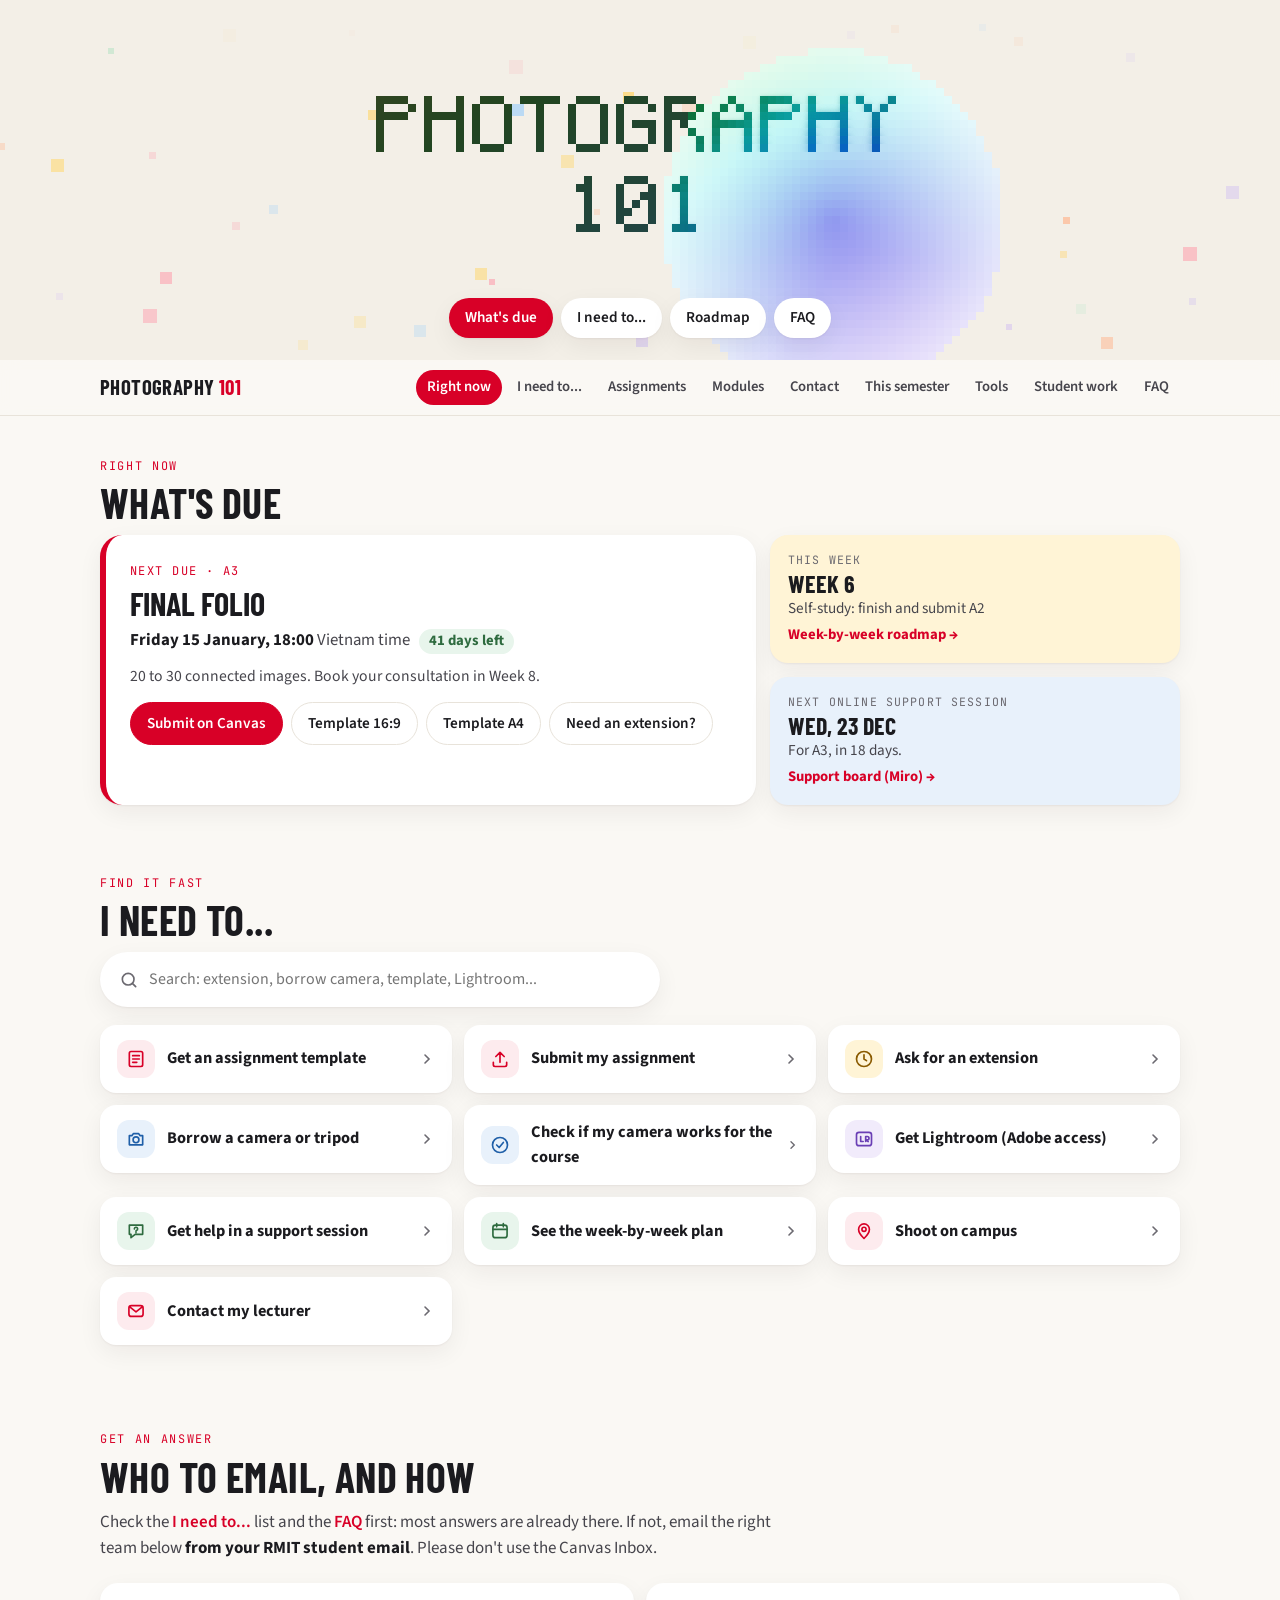
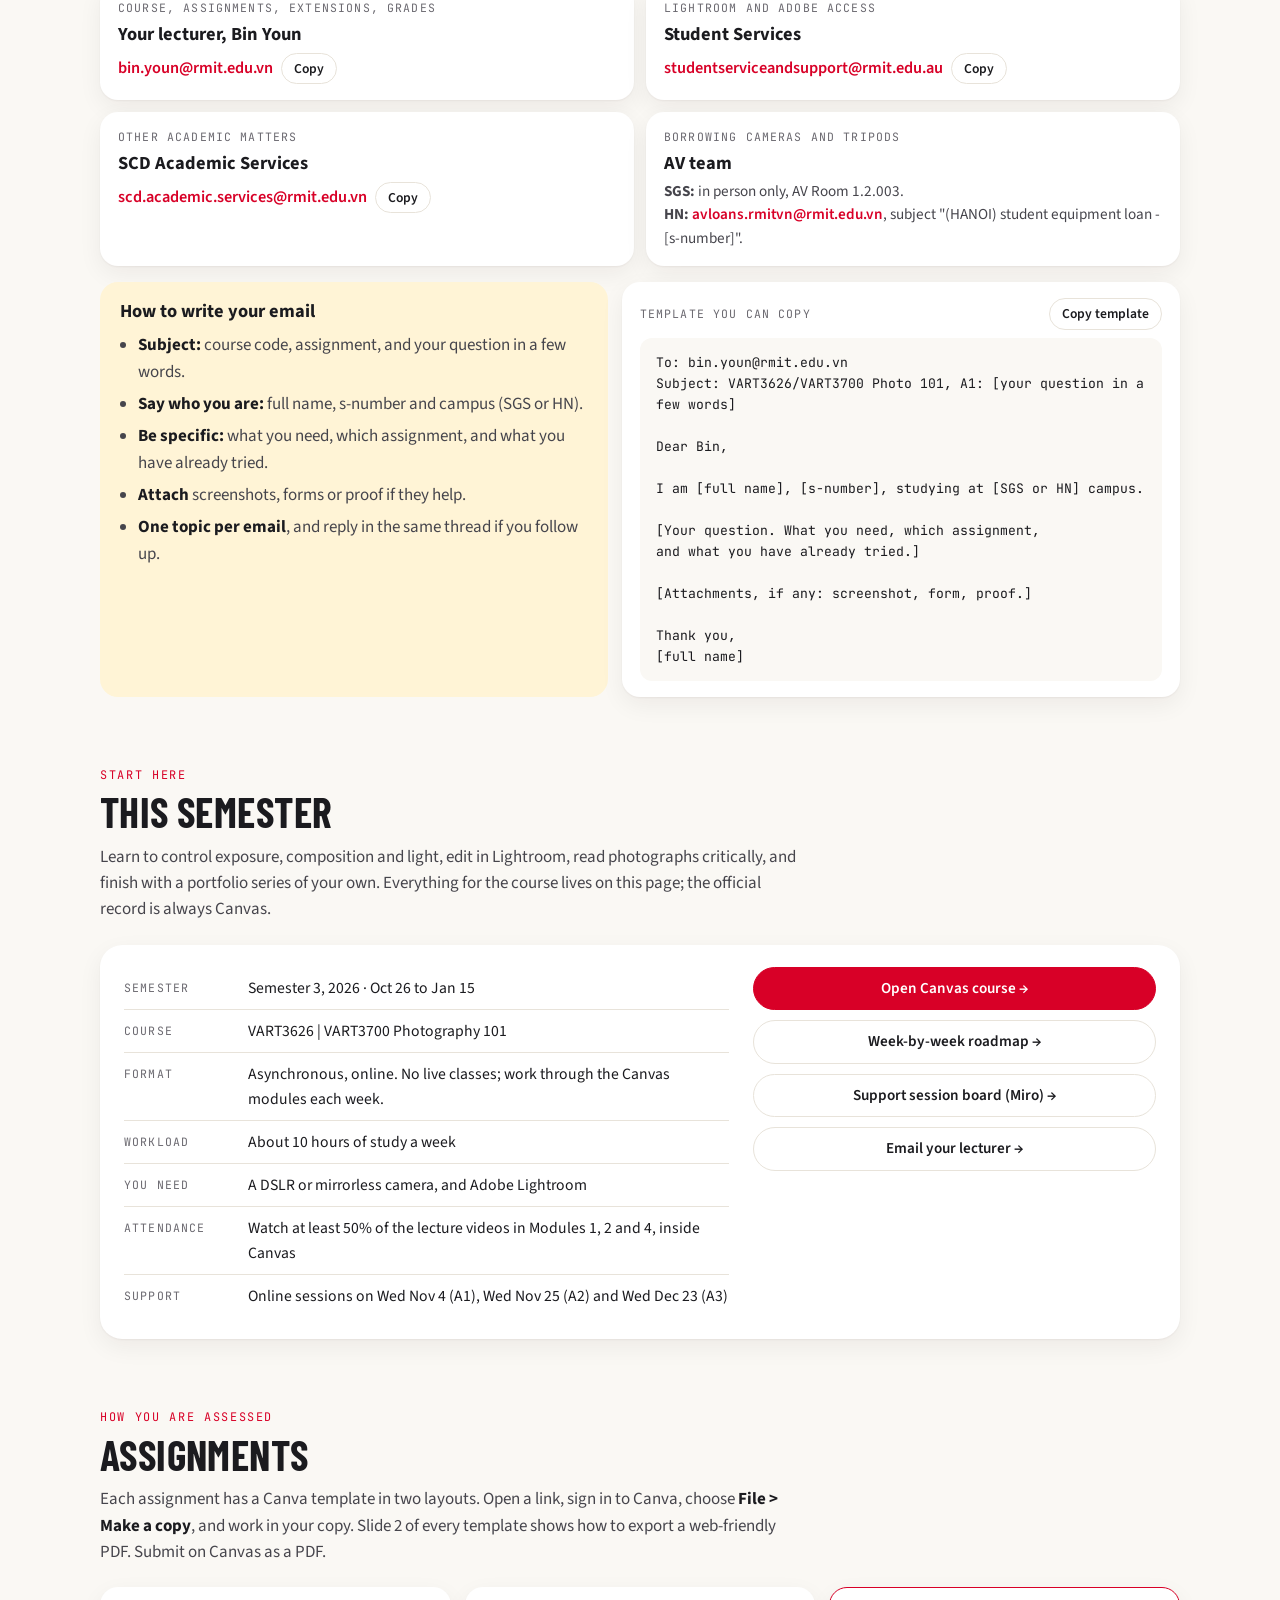
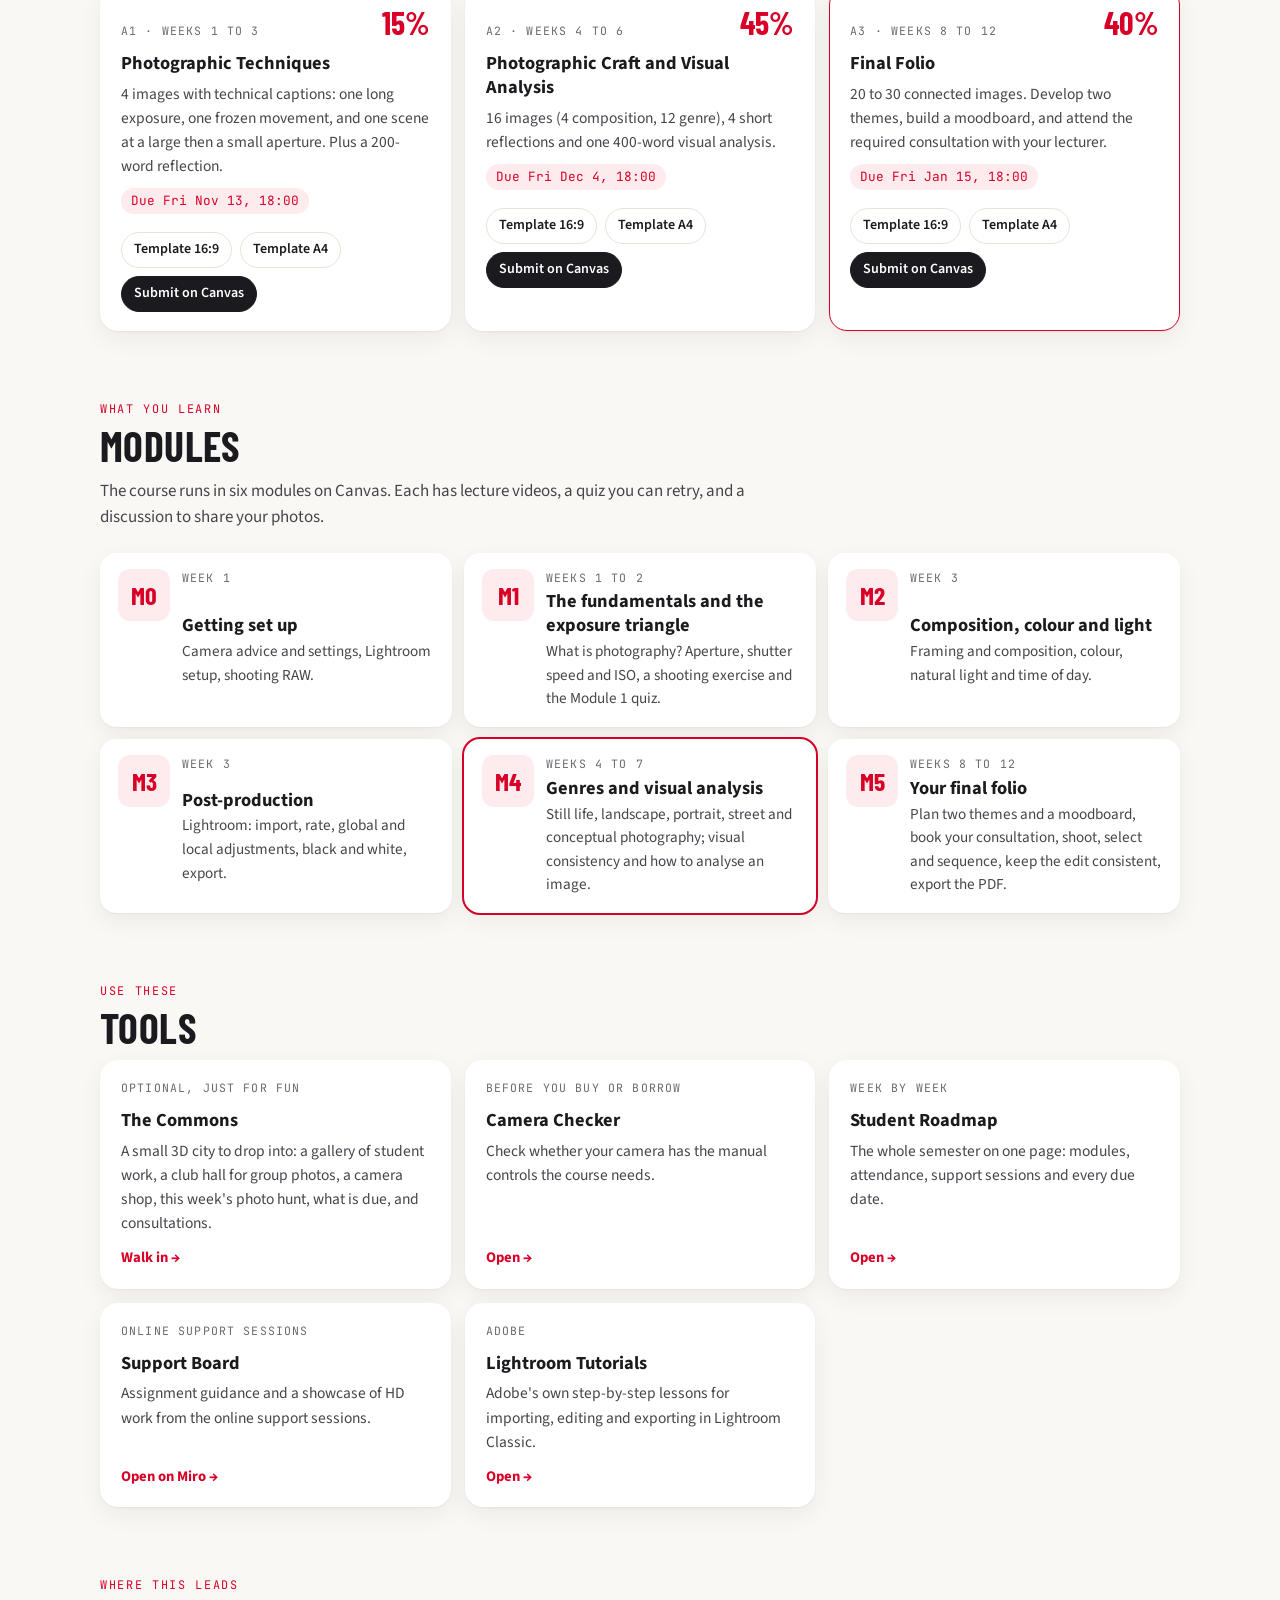
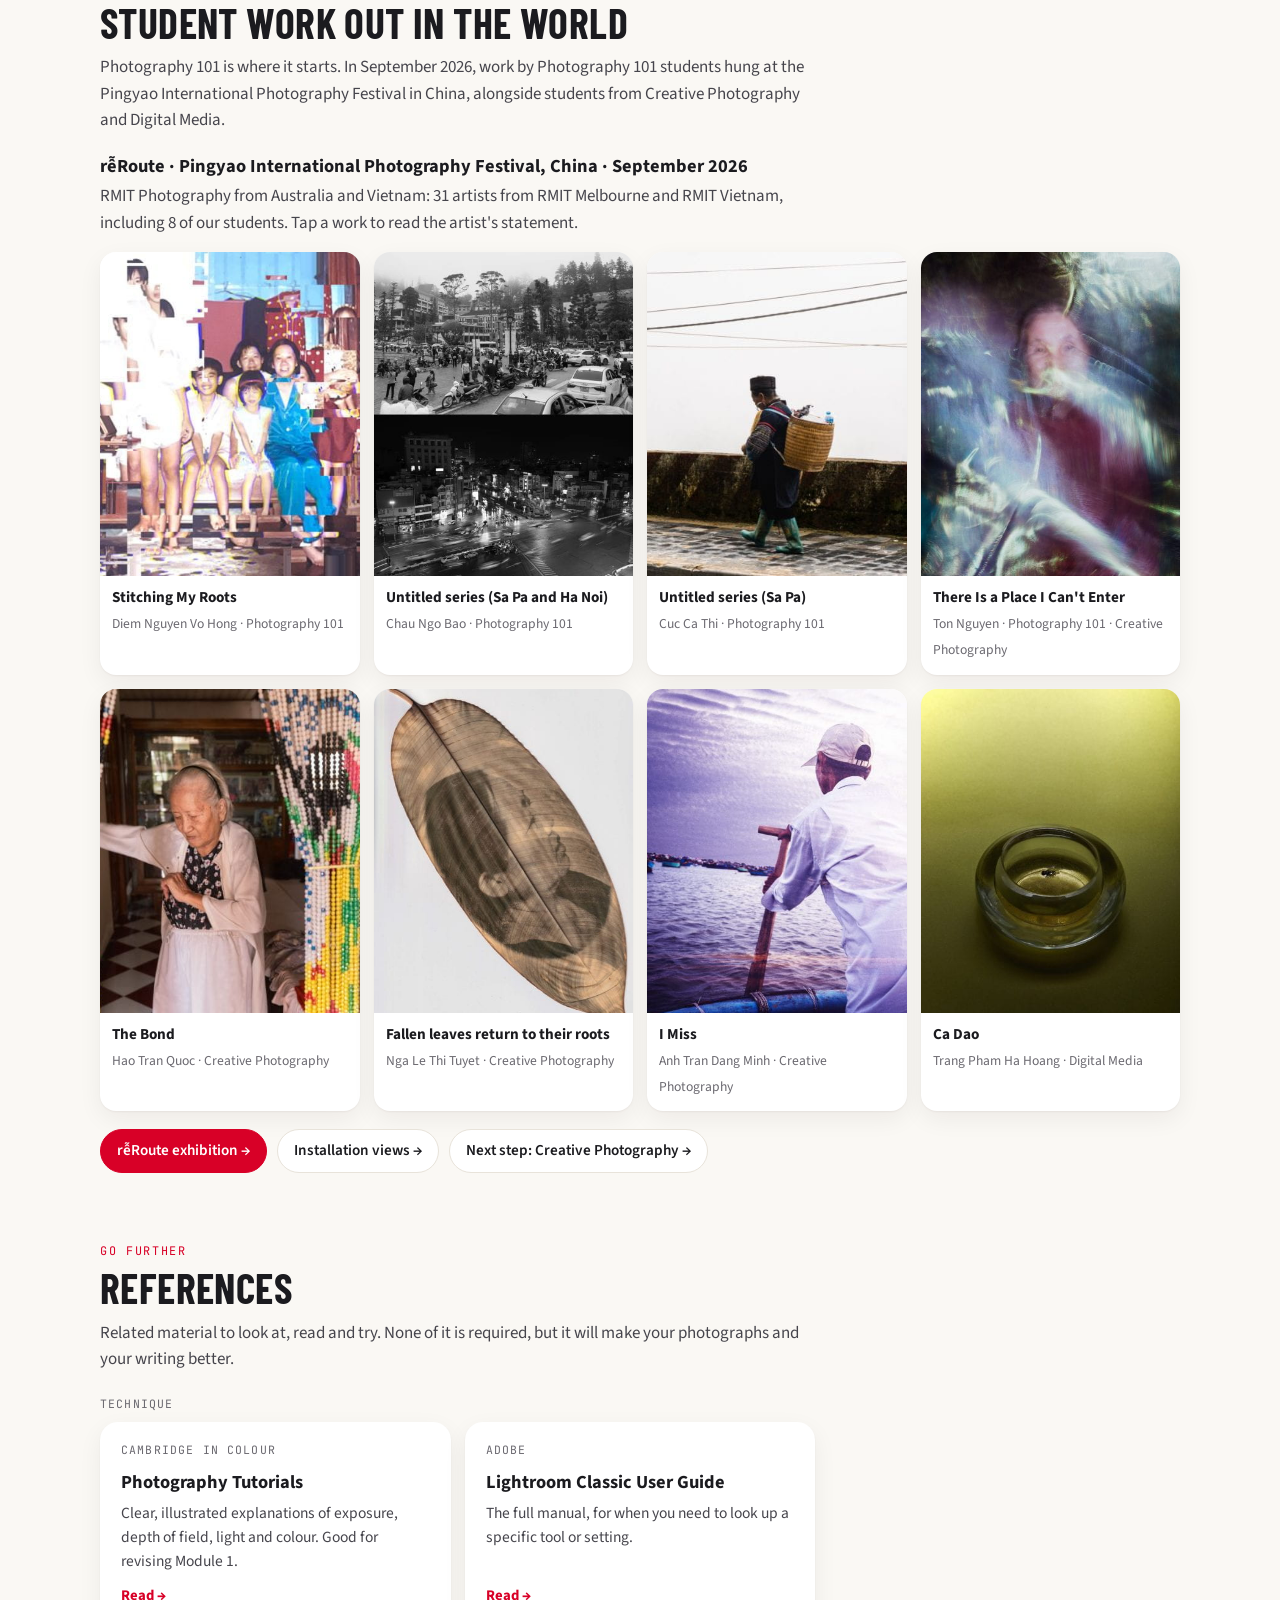
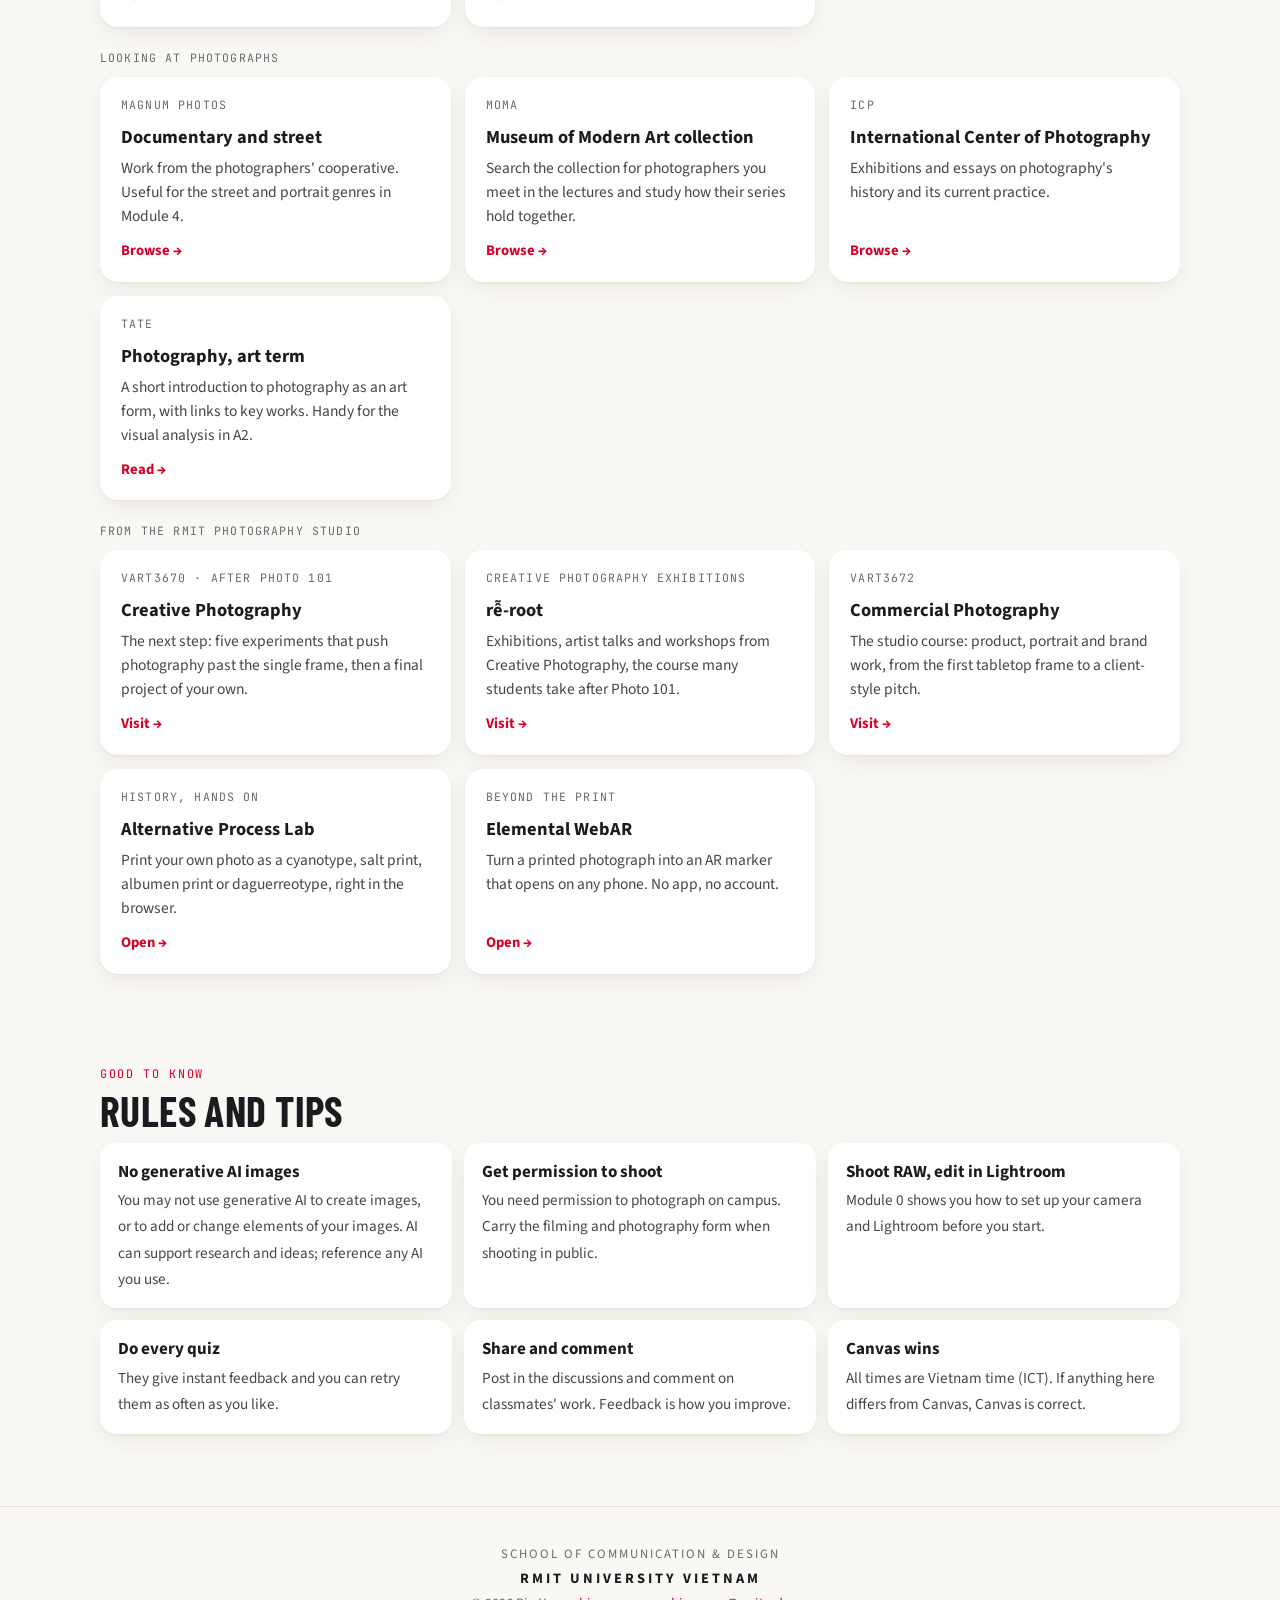
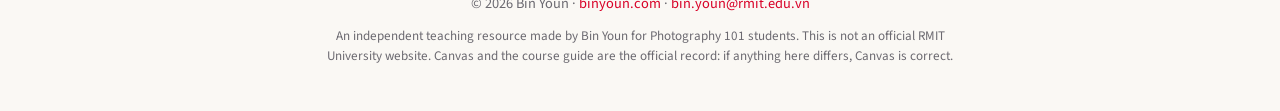
<file: index.html>
<!DOCTYPE html>
<html lang="en">
<head>
    <meta charset="UTF-8">
    <meta name="viewport" content="width=device-width, initial-scale=1.0">
    <title>Photography 101 | RMIT Vietnam</title>
    <meta name="description" content="Photography 101 hub, RMIT University Vietnam: course roadmap, assignments and templates, tools, and references.">
    <link rel="icon" type="image/png" href="/photo101/favicon.png"/>
    <link rel="preconnect" href="https://fonts.googleapis.com">
    <link rel="preconnect" href="https://fonts.gstatic.com" crossorigin>
    <link href="https://fonts.googleapis.com/css2?family=Barlow+Condensed:wght@600;700&family=Source+Sans+3:wght@400;600;700&family=JetBrains+Mono:wght@400;600&display=swap" rel="stylesheet">
    <style>
        * { margin: 0; padding: 0; box-sizing: border-box; }
        :root {
            --bg: #faf8f4;
            --paper: #ffffff;
            --card: #ffffff;
            --line: #e8e3da;
            --ink: #1b1b1f;
            --muted: #46454c;
            --dim: #6b6970;
            --red: #d80027;
            --red-soft: #fdebee;
            --sun: #fff4d6;
            --sky: #e8f1fb;
            --leaf: #e8f5ec;
            --shadow: 0 1px 2px rgba(30, 20, 10, .05), 0 8px 24px rgba(30, 20, 10, .06);
            --f-display: "Barlow Condensed", "Arial Narrow", "Helvetica Neue", sans-serif;
            --f-body: "Source Sans 3", "Segoe UI", "Helvetica Neue", Arial, sans-serif;
            --f-mono: "JetBrains Mono", ui-monospace, "SF Mono", Menlo, monospace;
        }
        html { scroll-behavior: smooth; scroll-padding-top: 4.5rem; }
        body { background: var(--bg); color: var(--ink); font-family: var(--f-body); font-size: 17px; line-height: 1.55; }
        a { color: inherit; }
        :focus-visible { outline: 3px solid var(--red); outline-offset: 2px; border-radius: 6px; }

        /* ---------- hero (pixel title, light) ---------- */
        .hero { position: relative; height: clamp(260px, 40vh, 380px); overflow: hidden; background: #f3efe7; }
        .particles { position: absolute; inset: 0; width: 100%; height: 100%; display: block; }
        .pixel-background { position: absolute; inset: 0; display: flex; align-items: center; justify-content: center; }
        .pixel-grid { display: flex; flex-direction: column; }
        .pixel-row { display: flex; }
        .pixel { width: 12px; height: 12px; background: transparent; transition: background-color .05s, box-shadow .05s; }
        .content-overlay { position: absolute; left: 0; right: 0; bottom: 22px; display: flex; flex-direction: column; align-items: center; gap: 12px; padding: 0 16px; pointer-events: none; }
        .content-overlay > * { pointer-events: auto; }
        .instructions { font-family: var(--f-mono); font-size: .72rem; letter-spacing: .2em; text-transform: uppercase; color: var(--dim); }
        .nav-buttons { display: flex; flex-wrap: wrap; justify-content: center; gap: 8px; }
        .nav-btn { font-family: var(--f-body); font-weight: 600; font-size: .95rem; text-decoration: none; color: var(--ink); background: var(--paper); border-radius: 999px; padding: 8px 16px; box-shadow: var(--shadow); }
        .nav-btn:hover { color: var(--red); }
        .nav-btn.primary { background: var(--red); color: #fff; }
        .nav-btn.primary:hover { background: #b40021; color: #fff; }

        /* ---------- sticky bar ---------- */
        .bar { position: sticky; top: 0; z-index: 20; background: rgba(250, 248, 244, .92); backdrop-filter: blur(10px); border-bottom: 1px solid var(--line); }
        .bar-inner { max-width: 1120px; margin: 0 auto; padding: 10px 20px; display: flex; align-items: center; gap: 18px; }
        .bar-logo { font-family: var(--f-display); font-weight: 700; font-size: 1.3rem; text-transform: uppercase; text-decoration: none; letter-spacing: .02em; white-space: nowrap; }
        .bar-logo span { color: var(--red); }
        .bar-links { display: flex; gap: 4px; margin-left: auto; overflow-x: auto; scrollbar-width: none; }
        .bar-links a { text-decoration: none; font-weight: 600; font-size: .92rem; color: var(--muted); padding: 6px 11px; border-radius: 999px; white-space: nowrap; }
        .bar-links a:hover { background: var(--paper); color: var(--ink); }
        .bar-links a.hl { background: var(--red); color: #fff; }

        /* ---------- layout ---------- */
        main { max-width: 1120px; margin: 0 auto; padding: 0 20px; }
        section { padding: 56px 0 8px; }
        .label { display: inline-block; font-family: var(--f-mono); font-size: .74rem; letter-spacing: .14em; text-transform: uppercase; color: var(--red); margin-bottom: 6px; }
        h2 { font-family: var(--f-display); font-weight: 700; font-size: clamp(2rem, 4vw, 2.6rem); line-height: 1.05; text-transform: uppercase; letter-spacing: .01em; margin-bottom: 10px; }
        h3 { font-family: var(--f-body); font-weight: 700; font-size: 1.15rem; line-height: 1.3; }
        .lede { color: var(--muted); max-width: 44rem; margin-bottom: 22px; }
        .lede b { color: var(--ink); }
        .meta { display: block; font-family: var(--f-mono); font-size: .72rem; letter-spacing: .1em; text-transform: uppercase; color: var(--dim); margin-bottom: 6px; }

        .btn { display: inline-flex; align-items: center; justify-content: center; gap: 6px; font-weight: 600; font-size: .95rem; text-decoration: none; color: var(--ink); background: var(--paper); border: 1.5px solid var(--line); border-radius: 999px; padding: 9px 16px; transition: border-color .15s, color .15s; }
        .btn:hover { border-color: var(--ink); }
        .btn.primary { background: var(--red); border-color: var(--red); color: #fff; }
        .btn.primary:hover { background: #b40021; border-color: #b40021; }

        .grid { display: grid; grid-template-columns: repeat(auto-fill, minmax(min(100%, 280px), 1fr)); gap: 14px; }
        .card { display: flex; flex-direction: column; gap: 6px; background: var(--card); border-radius: 18px; padding: 18px 20px; box-shadow: var(--shadow); text-decoration: none; color: var(--ink); border: 1.5px solid transparent; transition: border-color .15s, transform .15s; }
        a.card:hover { border-color: var(--red); transform: translateY(-2px); }
        .card p { color: var(--muted); font-size: .97rem; }
        .card .go { margin-top: auto; padding-top: 6px; font-weight: 700; font-size: .92rem; color: var(--red); }

        /* ---------- right now ---------- */
        #now { padding-top: 36px; }
        .now-grid { display: grid; grid-template-columns: minmax(0, 1.6fr) minmax(0, 1fr); gap: 14px; }
        @media (max-width: 860px) { .now-grid { grid-template-columns: minmax(0, 1fr); } }
        .due-card { background: var(--paper); border-radius: 22px; padding: 22px 24px; box-shadow: var(--shadow); border-left: 6px solid var(--red); }
        .due-card .which { font-family: var(--f-mono); font-size: .75rem; letter-spacing: .12em; text-transform: uppercase; color: var(--red); }
        .due-card h3 { font-family: var(--f-display); font-size: 2rem; text-transform: uppercase; line-height: 1.05; margin: 4px 0 6px; }
        .due-card .when { font-size: 1.05rem; color: var(--muted); }
        .due-card .when b { color: var(--ink); }
        .due-card .left { display: inline-block; margin-left: 6px; font-weight: 700; color: var(--red); background: var(--red-soft); border-radius: 999px; padding: 1px 10px; font-size: .92rem; }
        .due-card .left.calm { color: #2e6b3f; background: var(--leaf); }
        .due-card .what { color: var(--muted); margin: 10px 0 14px; font-size: .98rem; }
        .due-card .acts { display: flex; flex-wrap: wrap; gap: 8px; }
        .side { display: flex; flex-direction: column; gap: 14px; }
        .mini { background: var(--paper); border-radius: 18px; padding: 16px 18px; box-shadow: var(--shadow); }
        .mini .meta { margin-bottom: 2px; }
        .mini .big { font-family: var(--f-display); font-weight: 700; font-size: 1.5rem; text-transform: uppercase; line-height: 1.1; }
        .mini p { color: var(--muted); font-size: .95rem; }
        .mini a { color: var(--red); font-weight: 700; text-decoration: none; font-size: .92rem; }
        .mini.week { background: var(--sun); }
        .mini.support { background: var(--sky); }

        /* ---------- I need to... ---------- */
        .search { display: flex; align-items: center; gap: 10px; background: var(--paper); border-radius: 999px; padding: 6px 8px 6px 18px; box-shadow: var(--shadow); max-width: 560px; margin-bottom: 18px; border: 1.5px solid transparent; }
        .search:focus-within { border-color: var(--red); }
        .search svg { width: 20px; height: 20px; color: var(--dim); flex: none; }
        .search input { flex: 1; min-width: 0; border: 0; background: none; font: inherit; font-size: 1rem; padding: 8px 0; color: var(--ink); outline: none; }
        .search button { border: 0; background: var(--bg); color: var(--muted); border-radius: 999px; padding: 6px 12px; font: inherit; font-size: .9rem; cursor: pointer; }
        .tasks { display: grid; grid-template-columns: repeat(auto-fill, minmax(min(100%, 320px), 1fr)); gap: 12px; align-items: start; }
        .task { background: var(--paper); border-radius: 16px; box-shadow: var(--shadow); border: 1.5px solid transparent; }
        .task[open] { border-color: var(--line); }
        .task summary { list-style: none; display: flex; align-items: center; gap: 12px; padding: 14px 16px; cursor: pointer; font-weight: 700; font-size: 1.02rem; }
        .task summary::-webkit-details-marker { display: none; }
        .task summary .ic { width: 38px; height: 38px; border-radius: 12px; display: grid; place-items: center; flex: none; background: var(--t, var(--red-soft)); color: var(--tc, var(--red)); }
        .task summary .ic svg { width: 20px; height: 20px; }
        .task summary .chev { margin-left: auto; color: var(--dim); transition: transform .2s; }
        .task[open] summary .chev { transform: rotate(90deg); }
        .task .ans { padding: 0 18px 16px 66px; color: var(--muted); font-size: .97rem; }
        .task .ans p + p, .task .ans p + ul, .task .ans ul + p { margin-top: 8px; }
        .task .ans ul, .task .ans ol { padding-left: 1.2rem; }
        .task .ans li { margin: 3px 0; }
        .task .ans a { color: var(--red); text-decoration: none; }
        .task .ans .btn { color: var(--ink); }
        .task .ans b { color: var(--ink); }
        .task .ans .acts { display: flex; flex-wrap: wrap; gap: 8px; margin-top: 12px; }
        .task .ans .btn { font-size: .88rem; padding: 7px 13px; }
        .t-sky { --t: var(--sky); --tc: #1f5fa8; }
        .t-leaf { --t: var(--leaf); --tc: #2e6b3f; }
        .t-sun { --t: var(--sun); --tc: #8a5a00; }
        .t-lilac { --t: #f1ebfb; --tc: #6a3fb5; }
        .faq-hits { margin-top: 16px; }
        .faq-hits .hit { background: var(--paper); border-radius: 14px; padding: 12px 16px; box-shadow: var(--shadow); margin-bottom: 8px; }
        .faq-hits .hit b { display: block; }
        .faq-hits .hit span { color: var(--muted); font-size: .95rem; }
        .nores { color: var(--dim); padding: 6px 2px; }

        /* ---------- contact ---------- */
        .contacts { display: grid; grid-template-columns: repeat(auto-fill, minmax(min(100%, 400px), 1fr)); gap: 12px; margin-bottom: 16px; }
        .who { background: var(--paper); border-radius: 18px; padding: 16px 18px; box-shadow: var(--shadow); }
        .who p { color: var(--muted); font-size: .95rem; margin-top: 4px; }
        .who a { color: var(--red); font-weight: 600; text-decoration: none; }
        .addr { display: flex; flex-wrap: wrap; align-items: center; gap: 8px; margin-top: 6px; font-size: 1.02rem; }
        .addr a, .who p a { overflow-wrap: anywhere; }
        .copy { border: 1.5px solid var(--line); background: var(--paper); border-radius: 999px; padding: 4px 12px; font: inherit; font-size: .85rem; font-weight: 600; cursor: pointer; color: var(--ink); }
        .copy:hover { border-color: var(--ink); }
        .copy.done { background: var(--leaf); border-color: var(--leaf); color: #2e6b3f; }
        .howto { display: grid; grid-template-columns: minmax(0, 1fr) minmax(0, 1.1fr); gap: 14px; }
        @media (max-width: 860px) { .howto { grid-template-columns: minmax(0, 1fr); } }
        .howto-text { background: var(--sun); border-radius: 18px; padding: 18px 20px; }
        .howto-text ul { padding-left: 1.1rem; margin-top: 8px; color: var(--muted); }
        .howto-text li { margin: 6px 0; }
        .howto-text b { color: var(--ink); }
        .tpl { background: var(--paper); border-radius: 18px; padding: 16px 18px; box-shadow: var(--shadow); }
        .tpl-head { display: flex; justify-content: space-between; align-items: center; gap: 10px; margin-bottom: 8px; }
        .tpl-head .meta { margin: 0; }
        .tpl pre { font-family: var(--f-mono); font-size: .82rem; line-height: 1.6; white-space: pre-wrap; background: var(--bg); border-radius: 12px; padding: 14px 16px; color: var(--ink); }
        .lede a { color: var(--red); font-weight: 600; text-decoration: none; }

        /* ---------- this semester ---------- */
        .now { display: grid; grid-template-columns: minmax(0, 1.5fr) minmax(0, 1fr); gap: 24px; background: var(--paper); border-radius: 22px; padding: 22px 24px; box-shadow: var(--shadow); }
        @media (max-width: 860px) { .now { grid-template-columns: minmax(0, 1fr); } }
        .now-facts { list-style: none; }
        .now-facts li { display: flex; gap: 14px; padding: 9px 0; border-top: 1px solid var(--line); font-size: .98rem; }
        .now-facts li:first-child { border-top: 0; }
        .now-facts b { flex: 0 0 110px; font-family: var(--f-mono); font-weight: 400; font-size: .72rem; letter-spacing: .1em; text-transform: uppercase; color: var(--dim); padding-top: 3px; }
        .now-actions { display: flex; flex-direction: column; gap: 10px; }

        /* ---------- assignments ---------- */
        .a-head { display: flex; justify-content: space-between; align-items: baseline; }
        .weight { font-family: var(--f-display); font-weight: 700; font-size: 2rem; color: var(--red); line-height: 1; }
        .due { display: inline-block; align-self: flex-start; font-family: var(--f-mono); font-size: .8rem; background: var(--red-soft); color: var(--red); border-radius: 999px; padding: 3px 10px; margin: 4px 0; }
        .links { display: flex; flex-wrap: wrap; gap: 8px; margin-top: 8px; }
        .links a { font-weight: 600; font-size: .88rem; text-decoration: none; border: 1.5px solid var(--line); border-radius: 999px; padding: 6px 12px; }
        .links a:hover { border-color: var(--ink); }
        .links a.sub { background: var(--ink); border-color: var(--ink); color: #fff; }
        .card.is-next { border-color: var(--red); }

        /* ---------- modules ---------- */
        .modules { display: grid; grid-template-columns: repeat(auto-fill, minmax(min(100%, 330px), 1fr)); gap: 12px; }
        .module { display: grid; grid-template-columns: 52px minmax(0, 1fr); gap: 4px 12px; background: var(--paper); border-radius: 16px; padding: 16px 18px; box-shadow: var(--shadow); }
        .module .num { grid-row: span 2; font-family: var(--f-display); font-weight: 700; font-size: 1.6rem; color: var(--red); background: var(--red-soft); border-radius: 12px; display: grid; place-items: center; height: 52px; }
        .module .weeks { font-family: var(--f-mono); font-size: .72rem; letter-spacing: .1em; text-transform: uppercase; color: var(--dim); }
        .module .body p { color: var(--muted); font-size: .95rem; margin-top: 2px; }
        .module.current { outline: 2.5px solid var(--red); }

        /* ---------- student work ---------- */
        .outcome-h { margin: 6px 0 4px; }
        .outcome-p { color: var(--muted); margin-bottom: 16px; max-width: 44rem; }
        .work { display: grid; grid-template-columns: repeat(auto-fill, minmax(min(100%, 220px), 1fr)); gap: 14px; }
        .work a { text-decoration: none; background: var(--paper); border-radius: 16px; overflow: hidden; box-shadow: var(--shadow); }
        .work img { display: block; width: 100%; aspect-ratio: 4 / 5; object-fit: cover; }
        .work .cap { padding: 10px 12px 12px; }
        .work .cap b { display: block; font-size: .95rem; }
        .work .cap span { font-size: .85rem; color: var(--dim); }
        .after-work { display: flex; flex-wrap: wrap; gap: 10px; margin-top: 18px; }

        /* ---------- references + rules ---------- */
        .ref-group { margin-bottom: 22px; }
        .ref-group > .meta { margin-bottom: 10px; }
        .rules { list-style: none; display: grid; grid-template-columns: repeat(auto-fill, minmax(min(100%, 320px), 1fr)); gap: 12px; }
        .rules li { background: var(--paper); border-radius: 16px; padding: 16px 18px; box-shadow: var(--shadow); }
        .rules b { display: block; margin-bottom: 2px; }
        .rules span { color: var(--muted); font-size: .95rem; }

        footer { margin-top: 64px; padding: 36px 16px 44px; text-align: center; border-top: 1px solid var(--line); color: var(--dim); font-size: .9rem; line-height: 1.8; }
        footer .school { letter-spacing: 2px; text-transform: uppercase; font-size: .8rem; }
        footer .university { color: var(--ink); font-weight: 700; letter-spacing: 3px; text-transform: uppercase; }
        footer a { color: var(--red); text-decoration: none; }
        footer .disclaimer { max-width: 40rem; margin: 10px auto 0; font-size: .82rem; line-height: 1.5; color: var(--dim); }

        @media (max-width: 640px) {
            body { font-size: 16px; }
            section { padding-top: 40px; }
            .bar-logo { display: none; }
            .bar-links { margin-left: 0; }
            .task .ans { padding-left: 18px; }
            .now-facts li { flex-direction: column; gap: 0; }
        }
        @media (prefers-reduced-motion: reduce) { html { scroll-behavior: auto; } a.card:hover { transform: none; } }
    </style>
</head>
<body>
    <header class="hero" id="hero">
        <canvas class="particles" id="particles" aria-hidden="true"></canvas>
        <div class="pixel-background" id="pixelBackground">
            <div class="pixel-grid" id="pixelGrid"></div>
        </div>

        <div class="content-overlay">

            <nav class="nav-buttons" aria-label="Quick links">
                <a href="#now" class="nav-btn primary">What's due</a>
                <a href="#help" class="nav-btn">I need to...</a>
                <a href="roadmap.html" class="nav-btn">Roadmap</a>
                <a href="faq.html" class="nav-btn">FAQ</a>
            </nav>
        </div>
    </header>

    <div class="bar">
        <div class="bar-inner">
            <a href="#hero" class="bar-logo">Photography <span>101</span></a>
            <nav class="bar-links" aria-label="Sections">
                <a href="#now" class="hl">Right now</a>
                <a href="#help">I need to...</a>
                <a href="#assignments">Assignments</a>
                <a href="#modules">Modules</a>
                <a href="#contact">Contact</a>
                <a href="#start">This semester</a>
                <a href="#tools">Tools</a>
                <a href="#work">Student work</a>
                <a href="faq.html">FAQ</a>
            </nav>
        </div>
    </div>

    <main>
        <section id="now" aria-labelledby="now-h">
            <span class="label">Right now</span>
            <h2 id="now-h">What's due</h2>
            <div class="now-grid">
                <div class="due-card" id="due-card"><span class="which">Loading</span></div>
                <div class="side">
                    <div class="mini week" id="week-card"></div>
                    <div class="mini support" id="support-card"></div>
                </div>
            </div>
        </section>

        <section id="help" aria-labelledby="help-h">
            <span class="label">Find it fast</span>
            <h2 id="help-h">I need to...</h2>
            <label class="search" for="q"><svg viewBox="0 0 24 24" fill="none" stroke="currentColor" stroke-width="2" stroke-linecap="round" stroke-linejoin="round" aria-hidden="true"><circle cx="11" cy="11" r="7"/><path d="m20 20-4-4"/></svg><input id="q" type="search" placeholder="Search: extension, borrow camera, template, Lightroom..." autocomplete="off"><button type="button" id="q-clear" hidden>Clear</button></label>
            <div class="tasks" id="tasks">
                <details class="task " data-keys="template canva layout a4 16:9 copy">
                    <summary><span class="ic"><svg viewBox="0 0 24 24" fill="none" stroke="currentColor" stroke-width="2" stroke-linecap="round" stroke-linejoin="round" aria-hidden="true"><rect x="4" y="3" width="16" height="18" rx="2"/><path d="M8 8h8M8 12h8M8 16h5"/></svg></span>Get an assignment template<svg class="chev" width="16" height="16" viewBox="0 0 24 24" fill="none" stroke="currentColor" stroke-width="2.4" stroke-linecap="round" aria-hidden="true"><path d="m9 6 6 6-6 6"/></svg></summary>
                    <div class="ans"><p>Each assignment has a Canva template in two layouts, 16:9 and A4. Open one, sign in to Canva, choose <b>File &gt; Make a copy</b>, and work in your copy.</p><div class="acts"><a class="btn" href="#assignments">All templates</a></div></div>
                </details>
                <details class="task " data-keys="submit submission pdf upload canvas hand in late missing file statement authorship">
                    <summary><span class="ic"><svg viewBox="0 0 24 24" fill="none" stroke="currentColor" stroke-width="2" stroke-linecap="round" stroke-linejoin="round" aria-hidden="true"><path d="M12 16V4M7 9l5-5 5 5"/><path d="M4 16v3a2 2 0 0 0 2 2h12a2 2 0 0 0 2-2v-3"/></svg></span>Submit my assignment<svg class="chev" width="16" height="16" viewBox="0 0 24 24" fill="none" stroke="currentColor" stroke-width="2.4" stroke-linecap="round" aria-hidden="true"><path d="m9 6 6 6-6 6"/></svg></summary>
                    <div class="ans"><p>Export a web-friendly PDF (slide 2 of every template shows how) and submit it on Canvas by <b>18:00 Vietnam time</b> on the due date. Include your Statement of Authorship.</p><p>Forgot a file? Don't resubmit, that makes it late. Add the missing file as a comment on your existing submission.</p><div class="acts"><a class="btn" href="https://rmit.instructure.com/courses/174712/assignments/1289270" target="_blank" rel="noopener">Submit A1</a><a class="btn" href="https://rmit.instructure.com/courses/174712/assignments/1289273" target="_blank" rel="noopener">Submit A2</a><a class="btn" href="https://rmit.instructure.com/courses/174712/assignments/1289274" target="_blank" rel="noopener">Submit A3</a></div></div>
                </details>
                <details class="task t-sun" data-keys="extension extend deadline late sick special consideration more time">
                    <summary><span class="ic"><svg viewBox="0 0 24 24" fill="none" stroke="currentColor" stroke-width="2" stroke-linecap="round" stroke-linejoin="round" aria-hidden="true"><circle cx="12" cy="12" r="9"/><path d="M12 7v5l3 2"/></svg></span>Ask for an extension<svg class="chev" width="16" height="16" viewBox="0 0 24 24" fill="none" stroke="currentColor" stroke-width="2.4" stroke-linecap="round" aria-hidden="true"><path d="m9 6 6 6-6 6"/></svg></summary>
                    <div class="ans"><p>To request a short extension (up to 7 calendar days), follow these steps:</p><ol><li>Fill out the official <a href="https://www.rmit.edu.au/content/dam/rmit/au/en/students/documents/my-course/assessment-results/application-extension.pdf" target="_blank" rel="noopener"><b>Extension Form</b></a> (PDF).</li><li>Email the form to your Course Coordinator, Bin: <b>bin.youn@rmit.edu.vn</b></li><li>Include in your email: (1) course name, (2) your full name, (3) student ID, (4) the extension date you are requesting, and (5) the form, attached.</li><li>Send it at least <b>one working day (24 hours) before</b> the original deadline.</li></ol><p>Already late? Submit as soon as you can and email your lecturer. For serious circumstances, apply for Special Consideration.</p><div class="acts"><a class="btn" href="https://www.rmit.edu.au/content/dam/rmit/au/en/students/documents/my-course/assessment-results/application-extension.pdf" target="_blank" rel="noopener">Download the form</a><a class="btn" href="mailto:bin.youn@rmit.edu.vn?subject=Extension%20request%3A%20Photography%20101">Email Bin</a></div></div>
                </details>
                <details class="task t-sky" data-keys="borrow camera loan equipment av room tripod sd card sony a6400 book sgs saigon south hanoi hn">
                    <summary><span class="ic"><svg viewBox="0 0 24 24" fill="none" stroke="currentColor" stroke-width="2" stroke-linecap="round" stroke-linejoin="round" aria-hidden="true"><path d="M4 8h3l2-2.5h6L17 8h3v11H4z"/><circle cx="12" cy="13" r="3.5"/></svg></span>Borrow a camera or tripod<svg class="chev" width="16" height="16" viewBox="0 0 24 24" fill="none" stroke="currentColor" stroke-width="2.4" stroke-linecap="round" aria-hidden="true"><path d="m9 6 6 6-6 6"/></svg></summary>
                    <div class="ans"><p><b>Saigon South (SGS):</b> book in person at the AV Room, Academic Building 1, Room 1.2.003 (Mon to Fri, 8:00 to 12:00 and 13:00 to 18:00). Bookings by email or online are not accepted. Kit you can borrow:</p><ul><li>Sony a6400 with 16-50mm kit lens</li><li>Sony SD card 64GB</li><li>Benro mini tripod</li><li>SD card reader</li></ul><p><b>Hanoi (HN):</b> gear is limited, so book ahead by email to <a href="mailto:avloans.rmitvn@rmit.edu.vn">avloans.rmitvn@rmit.edu.vn</a> with the subject <b>(HANOI) student equipment loan - [your s-number]</b>. Include your full name, s-number, course and assignment, the equipment you want, and your preferred pick-up time. Pick up at Tower A, 5th floor, Room 1.5.A412 (Mon to Fri, 8:30 to 12:00 and 13:30 to 17:00). Kit you can borrow:</p><ul><li>Canon 90D (body only)</li><li>Canon 70D with 18-55mm lens</li><li>Sigma 24-70mm f/2.8 DG lens for Canon</li><li>Sigma 18-35mm f/1.8 DC lens for Canon</li></ul><p>No lecturer approval needed. Loans are first come, first served, and the first check-out is up to 3 days (ask the AV team to extend). Bring your student ID when you pick up.</p></div>
                </details>
                <details class="task t-sky" data-keys="camera suitable phone manual raw dslr mirrorless which camera buy checker">
                    <summary><span class="ic"><svg viewBox="0 0 24 24" fill="none" stroke="currentColor" stroke-width="2" stroke-linecap="round" stroke-linejoin="round" aria-hidden="true"><circle cx="12" cy="12" r="9"/><path d="m8 12 3 3 5-6"/></svg></span>Check if my camera works for the course<svg class="chev" width="16" height="16" viewBox="0 0 24 24" fill="none" stroke="currentColor" stroke-width="2.4" stroke-linecap="round" aria-hidden="true"><path d="m9 6 6 6-6 6"/></svg></summary>
                    <div class="ans"><p>You need a camera with <b>Manual mode</b> and <b>RAW</b> files. The Camera Checker tells you if your model has both.</p><div class="acts"><a class="btn" href="camera-checker.html">Open Camera Checker</a></div></div>
                </details>
                <details class="task t-lilac" data-keys="lightroom adobe access licence license install login account edit editing raw export post-production student services">
                    <summary><span class="ic"><svg viewBox="0 0 24 24" fill="none" stroke="currentColor" stroke-width="2" stroke-linecap="round" stroke-linejoin="round" aria-hidden="true"><rect x="3" y="4" width="18" height="16" rx="3"/><path d="M8 9v6h3M14 15V9h2a2 2 0 0 1 0 4h-2l3 2"/></svg></span>Get Lightroom (Adobe access)<svg class="chev" width="16" height="16" viewBox="0 0 24 24" fill="none" stroke="currentColor" stroke-width="2.4" stroke-linecap="round" aria-hidden="true"><path d="m9 6 6 6-6 6"/></svg></summary>
                    <div class="ans"><p>Lightroom and Adobe access are handled by <b>Student Services</b>, not your lecturer. Email them at <a href="mailto:studentserviceandsupport@rmit.edu.au">studentserviceandsupport@rmit.edu.au</a> with your full name, s-number and a screenshot of the problem.</p><p>Learning to use Lightroom: Module 0 sets it up and Module 3 covers editing. Adobe's own tutorials help too.</p><div class="acts"><a class="btn" href="mailto:studentserviceandsupport@rmit.edu.au">Email Student Services</a><a class="btn" href="https://helpx.adobe.com/lightroom-classic/tutorials.html" target="_blank" rel="noopener">Lightroom tutorials</a></div></div>
                </details>
                <details class="task t-leaf" data-keys="support session help online miro consultation question stuck">
                    <summary><span class="ic"><svg viewBox="0 0 24 24" fill="none" stroke="currentColor" stroke-width="2" stroke-linecap="round" stroke-linejoin="round" aria-hidden="true"><path d="M4 5h16v11h-9l-5 4v-4H4z"/><path d="M10 9.5a2 2 0 1 1 2.5 1.9c-.4.1-.5.4-.5.8M12 14h0"/></svg></span>Get help in a support session<svg class="chev" width="16" height="16" viewBox="0 0 24 24" fill="none" stroke="currentColor" stroke-width="2.4" stroke-linecap="round" aria-hidden="true"><path d="m9 6 6 6-6 6"/></svg></summary>
                    <div class="ans"><p>Online support sessions: <b>Wed Nov 4</b> (A1), <b>Wed Nov 25</b> (A2) and <b>Wed Dec 23</b> (A3). Guidance and HD examples are on the Miro board.</p><div class="acts"><a class="btn" href="https://au.miro.com/app/board/u3jVOf_GAsc=/?share_link_id=675895750787" target="_blank" rel="noopener">Support board (Miro)</a></div></div>
                </details>
                <details class="task t-leaf" data-keys="week roadmap plan schedule attendance videos timeline">
                    <summary><span class="ic"><svg viewBox="0 0 24 24" fill="none" stroke="currentColor" stroke-width="2" stroke-linecap="round" stroke-linejoin="round" aria-hidden="true"><rect x="3.5" y="5" width="17" height="15" rx="3"/><path d="M3.5 10h17M8 3v4M16 3v4"/></svg></span>See the week-by-week plan<svg class="chev" width="16" height="16" viewBox="0 0 24 24" fill="none" stroke="currentColor" stroke-width="2.4" stroke-linecap="round" aria-hidden="true"><path d="m9 6 6 6-6 6"/></svg></summary>
                    <div class="ans"><p>Every week on one page: which module, which videos count for attendance, support sessions and due dates.</p><div class="acts"><a class="btn" href="roadmap.html">Open the roadmap</a></div></div>
                </details>
                <details class="task " data-keys="permission campus shoot form public filming">
                    <summary><span class="ic"><svg viewBox="0 0 24 24" fill="none" stroke="currentColor" stroke-width="2" stroke-linecap="round" stroke-linejoin="round" aria-hidden="true"><path d="M12 21s-6.5-6-6.5-11a6.5 6.5 0 0 1 13 0C18.5 15 12 21 12 21z"/><circle cx="12" cy="10" r="2.5"/></svg></span>Shoot on campus<svg class="chev" width="16" height="16" viewBox="0 0 24 24" fill="none" stroke="currentColor" stroke-width="2.4" stroke-linecap="round" aria-hidden="true"><path d="m9 6 6 6-6 6"/></svg></summary>
                    <div class="ans"><p>You need permission to photograph on campus. Carry the filming and photography form when shooting in public.</p></div>
                </details>
                <details class="task " data-keys="email lecturer contact bin message inbox question how to write academic services student services">
                    <summary><span class="ic"><svg viewBox="0 0 24 24" fill="none" stroke="currentColor" stroke-width="2" stroke-linecap="round" stroke-linejoin="round" aria-hidden="true"><rect x="3.5" y="5.5" width="17" height="13" rx="3"/><path d="m4.5 7 7.5 6 7.5-6"/></svg></span>Contact my lecturer<svg class="chev" width="16" height="16" viewBox="0 0 24 24" fill="none" stroke="currentColor" stroke-width="2.4" stroke-linecap="round" aria-hidden="true"><path d="m9 6 6 6-6 6"/></svg></summary>
                    <div class="ans"><p>Email <b>bin.youn@rmit.edu.vn</b> from your RMIT student email. Please don't use the Canvas Inbox. See below for who to email for what, and a template you can copy.</p><div class="acts"><a class="btn" href="#contact">Who to email, and how</a></div></div>
                </details>
            </div>
            <p class="nores" id="nores" hidden>Nothing here matches. Try the FAQ results below, or <a href="mailto:bin.youn@rmit.edu.vn">email your lecturer</a>.</p>
            <div class="faq-hits" id="faq-hits"></div>
        </section>

        <section id="contact" aria-labelledby="contact-h">
            <span class="label">Get an answer</span>
            <h2 id="contact-h">Who to email, and how</h2>
            <p class="lede">Check the <a href="#help">I need to...</a> list and the <a href="faq.html">FAQ</a> first: most answers are already there. If not, email the right team below <b>from your RMIT student email</b>. Please don't use the Canvas Inbox.</p>
            <div class="contacts">
                <div class="who">
                    <span class="meta">Course, assignments, extensions, grades</span>
                    <h3>Your lecturer, Bin Youn</h3>
                    <div class="addr"><a href="mailto:bin.youn@rmit.edu.vn">bin.youn@rmit.edu.vn</a><button type="button" class="copy" data-copy="bin.youn@rmit.edu.vn">Copy</button></div>
                </div>
                <div class="who">
                    <span class="meta">Lightroom and Adobe access</span>
                    <h3>Student Services</h3>
                    <div class="addr"><a href="mailto:studentserviceandsupport@rmit.edu.au">studentserviceandsupport@rmit.edu.au</a><button type="button" class="copy" data-copy="studentserviceandsupport@rmit.edu.au">Copy</button></div>
                </div>
                <div class="who">
                    <span class="meta">Other academic matters</span>
                    <h3>SCD Academic Services</h3>
                    <div class="addr"><a href="mailto:scd.academic.services@rmit.edu.vn">scd.academic.services@rmit.edu.vn</a><button type="button" class="copy" data-copy="scd.academic.services@rmit.edu.vn">Copy</button></div>
                </div>
                <div class="who">
                    <span class="meta">Borrowing cameras and tripods</span>
                    <h3>AV team</h3>
                    <p><b>SGS:</b> in person only, AV Room 1.2.003.<br><b>HN:</b> <a href="mailto:avloans.rmitvn@rmit.edu.vn">avloans.rmitvn@rmit.edu.vn</a>, subject "(HANOI) student equipment loan - [s-number]".</p>
                </div>
            </div>

            <div class="howto">
                <div class="howto-text">
                    <h3>How to write your email</h3>
                    <ul>
                        <li><b>Subject:</b> course code, assignment, and your question in a few words.</li>
                        <li><b>Say who you are:</b> full name, s-number and campus (SGS or HN).</li>
                        <li><b>Be specific:</b> what you need, which assignment, and what you have already tried.</li>
                        <li><b>Attach</b> screenshots, forms or proof if they help.</li>
                        <li><b>One topic per email</b>, and reply in the same thread if you follow up.</li>
                    </ul>
                </div>
                <div class="tpl">
                    <div class="tpl-head"><span class="meta">Template you can copy</span><button type="button" class="copy" id="copy-tpl">Copy template</button></div>
<pre id="email-tpl">To: bin.youn@rmit.edu.vn
Subject: VART3626/VART3700 Photo 101, A1: [your question in a few words]

Dear Bin,

I am [full name], [s-number], studying at [SGS or HN] campus.

[Your question. What you need, which assignment,
and what you have already tried.]

[Attachments, if any: screenshot, form, proof.]

Thank you,
[full name]</pre>
                </div>
            </div>
        </section>

        <section id="start">
            <span class="label">Start here</span>
            <h2>This semester</h2>
            <p class="lede">Learn to control exposure, composition and light, edit in Lightroom, read photographs critically, and finish with a portfolio series of your own. Everything for the course lives on this page; the official record is always Canvas.</p>

            <div class="now">
                <ul class="now-facts">
                    <li><b>Semester</b>Semester 3, 2026 · Oct 26 to Jan 15</li>
                    <li><b>Course</b>VART3626 | VART3700 Photography 101</li>
                    <li><b>Format</b>Asynchronous, online. No live classes; work through the Canvas modules each week.</li>
                    <li><b>Workload</b>About 10 hours of study a week</li>
                    <li><b>You need</b>A DSLR or mirrorless camera, and Adobe Lightroom</li>
                    <li><b>Attendance</b>Watch at least 50% of the lecture videos in Modules 1, 2 and 4, inside Canvas</li>
                    <li><b>Support</b>Online sessions on Wed Nov 4 (A1), Wed Nov 25 (A2) and Wed Dec 23 (A3)</li>
                </ul>
                <div class="now-actions">
                    <a class="btn primary" href="https://rmit.instructure.com/courses/174712" target="_blank" rel="noopener">Open Canvas course →</a>
                    <a class="btn" href="roadmap.html">Week-by-week roadmap →</a>
                    <a class="btn" href="https://au.miro.com/app/board/u3jVOf_GAsc=/?share_link_id=675895750787" target="_blank" rel="noopener">Support session board (Miro) →</a>
                    <a class="btn" href="mailto:bin.youn@rmit.edu.vn">Email your lecturer →</a>
                </div>
            </div>
        </section>

        <section id="assignments">
            <span class="label">How you are assessed</span>
            <h2>Assignments</h2>
            <p class="lede">Each assignment has a Canva template in two layouts. Open a link, sign in to Canva, choose <b>File &gt; Make a copy</b>, and work in your copy. Slide 2 of every template shows how to export a web-friendly PDF. Submit on Canvas as a PDF.</p>

            <div class="grid">
                <div class="card">
                    <div class="a-head">
                        <span class="meta">A1 · Weeks 1 to 3</span>
                        <span class="weight">15%</span>
                    </div>
                    <h3>Photographic Techniques</h3>
                    <p>4 images with technical captions: one long exposure, one frozen movement, and one scene at a large then a small aperture. Plus a 200-word reflection.</p>
                    <span class="due">Due Fri Nov 13, 18:00</span>
                    <div class="links">
                        <a href="https://canva.link/9ny8ccegmn9ccqa" target="_blank" rel="noopener">Template 16:9</a>
                        <a href="https://canva.link/1t5v7ya23sfvo5y" target="_blank" rel="noopener">Template A4</a>
                        <a class="sub" href="https://rmit.instructure.com/courses/174712/assignments/1289270" target="_blank" rel="noopener">Submit on Canvas</a>
                    </div>
                </div>
                <div class="card">
                    <div class="a-head">
                        <span class="meta">A2 · Weeks 4 to 6</span>
                        <span class="weight">45%</span>
                    </div>
                    <h3>Photographic Craft and Visual Analysis</h3>
                    <p>16 images (4 composition, 12 genre), 4 short reflections and one 400-word visual analysis.</p>
                    <span class="due">Due Fri Dec 4, 18:00</span>
                    <div class="links">
                        <a href="https://canva.link/1z4qaogxe5k54w3" target="_blank" rel="noopener">Template 16:9</a>
                        <a href="https://canva.link/le1hc7ofyp45g05" target="_blank" rel="noopener">Template A4</a>
                        <a class="sub" href="https://rmit.instructure.com/courses/174712/assignments/1289273" target="_blank" rel="noopener">Submit on Canvas</a>
                    </div>
                </div>
                <div class="card">
                    <div class="a-head">
                        <span class="meta">A3 · Weeks 8 to 12</span>
                        <span class="weight">40%</span>
                    </div>
                    <h3>Final Folio</h3>
                    <p>20 to 30 connected images. Develop two themes, build a moodboard, and attend the required consultation with your lecturer.</p>
                    <span class="due">Due Fri Jan 15, 18:00</span>
                    <div class="links">
                        <a href="https://canva.link/6uixzxmn0iou77k" target="_blank" rel="noopener">Template 16:9</a>
                        <a href="https://canva.link/uq79roivngmbe6s" target="_blank" rel="noopener">Template A4</a>
                        <a class="sub" href="https://rmit.instructure.com/courses/174712/assignments/1289274" target="_blank" rel="noopener">Submit on Canvas</a>
                    </div>
                </div>
            </div>
        </section>

        <section id="modules">
            <span class="label">What you learn</span>
            <h2>Modules</h2>
            <p class="lede">The course runs in six modules on Canvas. Each has lecture videos, a quiz you can retry, and a discussion to share your photos.</p>

            <div class="modules">
                <div class="module">
                    <span class="num">M0</span>
                    <span class="weeks">Week 1</span>
                    <div class="body">
                        <h3>Getting set up</h3>
                        <p>Camera advice and settings, Lightroom setup, shooting RAW.</p>
                    </div>
                </div>
                <div class="module">
                    <span class="num">M1</span>
                    <span class="weeks">Weeks 1 to 2</span>
                    <div class="body">
                        <h3>The fundamentals and the exposure triangle</h3>
                        <p>What is photography? Aperture, shutter speed and ISO, a shooting exercise and the Module 1 quiz.</p>
                    </div>
                </div>
                <div class="module">
                    <span class="num">M2</span>
                    <span class="weeks">Week 3</span>
                    <div class="body">
                        <h3>Composition, colour and light</h3>
                        <p>Framing and composition, colour, natural light and time of day.</p>
                    </div>
                </div>
                <div class="module">
                    <span class="num">M3</span>
                    <span class="weeks">Week 3</span>
                    <div class="body">
                        <h3>Post-production</h3>
                        <p>Lightroom: import, rate, global and local adjustments, black and white, export.</p>
                    </div>
                </div>
                <div class="module">
                    <span class="num">M4</span>
                    <span class="weeks">Weeks 4 to 7</span>
                    <div class="body">
                        <h3>Genres and visual analysis</h3>
                        <p>Still life, landscape, portrait, street and conceptual photography; visual consistency and how to analyse an image.</p>
                    </div>
                </div>
                <div class="module">
                    <span class="num">M5</span>
                    <span class="weeks">Weeks 8 to 12</span>
                    <div class="body">
                        <h3>Your final folio</h3>
                        <p>Plan two themes and a moodboard, book your consultation, shoot, select and sequence, keep the edit consistent, export the PDF.</p>
                    </div>
                </div>
            </div>
        </section>

        <section id="tools">
            <span class="label">Use these</span>
            <h2>Tools</h2>

            <div class="grid">
                <a class="card" href="commons/">
                    <span class="meta">Optional, just for fun</span>
                    <h3>The Commons</h3>
                    <p>A small 3D city to drop into: a gallery of student work, a club hall for group photos, a camera shop, this week's photo hunt, what is due, and consultations.</p>
                    <span class="go">Walk in →</span>
                </a>
                <a class="card" href="camera-checker.html">
                    <span class="meta">Before you buy or borrow</span>
                    <h3>Camera Checker</h3>
                    <p>Check whether your camera has the manual controls the course needs.</p>
                    <span class="go">Open →</span>
                </a>
                <a class="card" href="roadmap.html">
                    <span class="meta">Week by week</span>
                    <h3>Student Roadmap</h3>
                    <p>The whole semester on one page: modules, attendance, support sessions and every due date.</p>
                    <span class="go">Open →</span>
                </a>
                <a class="card" href="https://au.miro.com/app/board/u3jVOf_GAsc=/?share_link_id=675895750787" target="_blank" rel="noopener">
                    <span class="meta">Online support sessions</span>
                    <h3>Support Board</h3>
                    <p>Assignment guidance and a showcase of HD work from the online support sessions.</p>
                    <span class="go">Open on Miro →</span>
                </a>
                <a class="card" href="https://helpx.adobe.com/lightroom-classic/tutorials.html" target="_blank" rel="noopener">
                    <span class="meta">Adobe</span>
                    <h3>Lightroom Tutorials</h3>
                    <p>Adobe's own step-by-step lessons for importing, editing and exporting in Lightroom Classic.</p>
                    <span class="go">Open →</span>
                </a>
            </div>
        </section>

        <section id="work">
            <span class="label">Where this leads</span>
            <h2>Student work out in the world</h2>
            <p class="lede">Photography 101 is where it starts. In September 2026, work by Photography 101 students hung at the Pingyao International Photography Festival in China, alongside students from Creative Photography and Digital Media.</p>

            <h3 class="outcome-h">rễRoute · Pingyao International Photography Festival, China · September 2026</h3>
            <p class="outcome-p">RMIT Photography from Australia and Vietnam: 31 artists from RMIT Melbourne and RMIT Vietnam, including 8 of our students. Tap a work to read the artist's statement.</p>
            <div class="work">
                <a href="https://sites.rmit.edu.au/photography/2026/08/21/diem-nguyen-vo-hong/" target="_blank" rel="noopener">
                    <img src="image/pingyao-diem-nguyen-vo-hong.jpg" alt="Photograph from Stitching My Roots by Diem Nguyen Vo Hong" loading="lazy">
                    <div class="cap"><b>Stitching My Roots</b><span>Diem Nguyen Vo Hong · Photography 101</span></div>
                </a>
                <a href="https://sites.rmit.edu.au/photography/2026/08/21/chau-ngo-bao/" target="_blank" rel="noopener">
                    <img src="image/pingyao-chau-ngo-bao.jpg" alt="Photograph from Untitled series (Sa Pa and Ha Noi) by Chau Ngo Bao" loading="lazy">
                    <div class="cap"><b>Untitled series (Sa Pa and Ha Noi)</b><span>Chau Ngo Bao · Photography 101</span></div>
                </a>
                <a href="https://sites.rmit.edu.au/photography/2026/08/21/cuc-ca-thi/" target="_blank" rel="noopener">
                    <img src="image/pingyao-cuc-ca-thi.jpg" alt="Photograph from Untitled series (Sa Pa) by Cuc Ca Thi" loading="lazy">
                    <div class="cap"><b>Untitled series (Sa Pa)</b><span>Cuc Ca Thi · Photography 101</span></div>
                </a>
                <a href="https://sites.rmit.edu.au/photography/2026/08/21/ton-nguyen/" target="_blank" rel="noopener">
                    <img src="image/pingyao-ton-nguyen.jpg" alt="Photograph from There Is a Place I Can't Enter by Ton Nguyen" loading="lazy">
                    <div class="cap"><b>There Is a Place I Can't Enter</b><span>Ton Nguyen · Photography 101 · Creative Photography</span></div>
                </a>
                <a href="https://sites.rmit.edu.au/photography/2026/08/21/hao-tran-quoc/" target="_blank" rel="noopener">
                    <img src="image/pingyao-hao-tran-quoc.jpg" alt="Photograph from The Bond by Hao Tran Quoc" loading="lazy">
                    <div class="cap"><b>The Bond</b><span>Hao Tran Quoc · Creative Photography</span></div>
                </a>
                <a href="https://sites.rmit.edu.au/photography/2026/08/21/nga-le-thi-tuyet/" target="_blank" rel="noopener">
                    <img src="image/pingyao-nga-le-thi-tuyet.jpg" alt="Photograph from Fallen leaves return to their roots by Nga Le Thi Tuyet" loading="lazy">
                    <div class="cap"><b>Fallen leaves return to their roots</b><span>Nga Le Thi Tuyet · Creative Photography</span></div>
                </a>
                <a href="https://sites.rmit.edu.au/photography/2026/08/21/anh-tran-dang-minh/" target="_blank" rel="noopener">
                    <img src="image/pingyao-anh-tran-dang-minh.jpg" alt="Photograph from I Miss by Anh Tran Dang Minh" loading="lazy">
                    <div class="cap"><b>I Miss</b><span>Anh Tran Dang Minh · Creative Photography</span></div>
                </a>
                <a href="https://sites.rmit.edu.au/photography/2026/08/21/trang-pham-ha-hoang/" target="_blank" rel="noopener">
                    <img src="image/pingyao-trang-pham-ha-hoang.jpg" alt="Photograph from Ca Dao by Trang Pham Ha Hoang" loading="lazy">
                    <div class="cap"><b>Ca Dao</b><span>Trang Pham Ha Hoang · Digital Media</span></div>
                </a>
            </div>
            <div class="after-work">
                <a class="btn primary" href="https://sites.rmit.edu.au/photography/2026-pingyao-international-photography-festival/" target="_blank" rel="noopener">rễRoute exhibition →</a>
                <a class="btn" href="https://sites.rmit.edu.au/photography/2026-pingyao-international-photography-festival/installation-views/" target="_blank" rel="noopener">Installation views →</a>
                <a class="btn" href="https://binyoun.github.io/creative-photography/#outcomes" target="_blank" rel="noopener">Next step: Creative Photography →</a>
            </div>
        </section>

        <section id="references">
            <span class="label">Go further</span>
            <h2>References</h2>
            <p class="lede">Related material to look at, read and try. None of it is required, but it will make your photographs and your writing better.</p>

            <div class="ref-group">
                <span class="meta">Technique</span>
                <div class="grid">
                    <a class="card" href="https://www.cambridgeincolour.com/tutorials.htm" target="_blank" rel="noopener">
                        <span class="meta">Cambridge in Colour</span>
                        <h3>Photography Tutorials</h3>
                        <p>Clear, illustrated explanations of exposure, depth of field, light and colour. Good for revising Module 1.</p>
                        <span class="go">Read →</span>
                    </a>
                    <a class="card" href="https://helpx.adobe.com/lightroom-classic/user-guide.html" target="_blank" rel="noopener">
                        <span class="meta">Adobe</span>
                        <h3>Lightroom Classic User Guide</h3>
                        <p>The full manual, for when you need to look up a specific tool or setting.</p>
                        <span class="go">Read →</span>
                    </a>
                </div>
            </div>

            <div class="ref-group">
                <span class="meta">Looking at photographs</span>
                <div class="grid">
                    <a class="card" href="https://www.magnumphotos.com/" target="_blank" rel="noopener">
                        <span class="meta">Magnum Photos</span>
                        <h3>Documentary and street</h3>
                        <p>Work from the photographers' cooperative. Useful for the street and portrait genres in Module 4.</p>
                        <span class="go">Browse →</span>
                    </a>
                    <a class="card" href="https://www.moma.org/collection/" target="_blank" rel="noopener">
                        <span class="meta">MoMA</span>
                        <h3>Museum of Modern Art collection</h3>
                        <p>Search the collection for photographers you meet in the lectures and study how their series hold together.</p>
                        <span class="go">Browse →</span>
                    </a>
                    <a class="card" href="https://www.icp.org/" target="_blank" rel="noopener">
                        <span class="meta">ICP</span>
                        <h3>International Center of Photography</h3>
                        <p>Exhibitions and essays on photography's history and its current practice.</p>
                        <span class="go">Browse →</span>
                    </a>
                    <a class="card" href="https://www.tate.org.uk/art/art-terms/p/photography" target="_blank" rel="noopener">
                        <span class="meta">Tate</span>
                        <h3>Photography, art term</h3>
                        <p>A short introduction to photography as an art form, with links to key works. Handy for the visual analysis in A2.</p>
                        <span class="go">Read →</span>
                    </a>
                </div>
            </div>

            <div class="ref-group">
                <span class="meta">From the RMIT photography studio</span>
                <div class="grid">
                    <a class="card" href="https://binyoun.github.io/creative-photography/" target="_blank" rel="noopener">
                        <span class="meta">VART3670 · after Photo 101</span>
                        <h3>Creative Photography</h3>
                        <p>The next step: five experiments that push photography past the single frame, then a final project of your own.</p>
                        <span class="go">Visit →</span>
                    </a>
                    <a class="card" href="https://binyoun.github.io/reroot/" target="_blank" rel="noopener">
                        <span class="meta">Creative Photography exhibitions</span>
                        <h3>rễ-root</h3>
                        <p>Exhibitions, artist talks and workshops from Creative Photography, the course many students take after Photo 101.</p>
                        <span class="go">Visit →</span>
                    </a>
                    <a class="card" href="https://binyoun.github.io/commercial-photography/" target="_blank" rel="noopener">
                        <span class="meta">VART3672</span>
                        <h3>Commercial Photography</h3>
                        <p>The studio course: product, portrait and brand work, from the first tabletop frame to a client-style pitch.</p>
                        <span class="go">Visit →</span>
                    </a>
                    <a class="card" href="https://binyoun.github.io/alt-lab/" target="_blank" rel="noopener">
                        <span class="meta">History, hands on</span>
                        <h3>Alternative Process Lab</h3>
                        <p>Print your own photo as a cyanotype, salt print, albumen print or daguerreotype, right in the browser.</p>
                        <span class="go">Open →</span>
                    </a>
                    <a class="card" href="https://binyoun.github.io/webar/" target="_blank" rel="noopener">
                        <span class="meta">Beyond the print</span>
                        <h3>Elemental WebAR</h3>
                        <p>Turn a printed photograph into an AR marker that opens on any phone. No app, no account.</p>
                        <span class="go">Open →</span>
                    </a>
                </div>
            </div>
        </section>

        <section id="rules">
            <span class="label">Good to know</span>
            <h2>Rules and tips</h2>

            <ul class="rules">
                <li><b>No generative AI images</b><span>You may not use generative AI to create images, or to add or change elements of your images. AI can support research and ideas; reference any AI you use.</span></li>
                <li><b>Get permission to shoot</b><span>You need permission to photograph on campus. Carry the filming and photography form when shooting in public.</span></li>
                <li><b>Shoot RAW, edit in Lightroom</b><span>Module 0 shows you how to set up your camera and Lightroom before you start.</span></li>
                <li><b>Do every quiz</b><span>They give instant feedback and you can retry them as often as you like.</span></li>
                <li><b>Share and comment</b><span>Post in the discussions and comment on classmates' work. Feedback is how you improve.</span></li>
                <li><b>Canvas wins</b><span>All times are Vietnam time (ICT). If anything here differs from Canvas, Canvas is correct.</span></li>
            </ul>
        </section>
    </main>

    <footer>
        <div class="school">School of Communication &amp; Design</div>
        <div class="university">RMIT University Vietnam</div>
        <div class="copyright">
            © 2026 Bin Youn · <a href="https://binyoun.com" target="_blank" rel="noopener">binyoun.com</a> · <a href="mailto:bin.youn@rmit.edu.vn">bin.youn@rmit.edu.vn</a>
        </div>
        <p class="disclaimer">An independent teaching resource made by Bin Youn for Photography 101 students. This is not an official RMIT University website. Canvas and the course guide are the official record: if anything here differs, Canvas is correct.</p>
    </footer>

    <script>
        // Pixel font definition for "PHOTOGRAPHY" and "101"
        const pixelFont = {
            'P': [
                [1,1,1,1,0],
                [1,0,0,0,1],
                [1,1,1,1,0],
                [1,0,0,0,0],
                [1,0,0,0,0],
                [1,0,0,0,0],
                [1,0,0,0,0]
            ],
            'H': [
                [1,0,0,0,1],
                [1,0,0,0,1],
                [1,1,1,1,1],
                [1,0,0,0,1],
                [1,0,0,0,1],
                [1,0,0,0,1],
                [1,0,0,0,1]
            ],
            'O': [
                [0,1,1,1,0],
                [1,0,0,0,1],
                [1,0,0,0,1],
                [1,0,0,0,1],
                [1,0,0,0,1],
                [1,0,0,0,1],
                [0,1,1,1,0]
            ],
            'T': [
                [1,1,1,1,1],
                [0,0,1,0,0],
                [0,0,1,0,0],
                [0,0,1,0,0],
                [0,0,1,0,0],
                [0,0,1,0,0],
                [0,0,1,0,0]
            ],
            'G': [
                [0,1,1,1,0],
                [1,0,0,0,1],
                [1,0,0,0,0],
                [1,0,1,1,1],
                [1,0,0,0,1],
                [1,0,0,0,1],
                [0,1,1,1,0]
            ],
            'R': [
                [1,1,1,1,0],
                [1,0,0,0,1],
                [1,1,1,1,0],
                [1,0,1,0,0],
                [1,0,0,1,0],
                [1,0,0,0,1],
                [1,0,0,0,1]
            ],
            'A': [
                [0,0,1,0,0],
                [0,1,0,1,0],
                [1,0,0,0,1],
                [1,1,1,1,1],
                [1,0,0,0,1],
                [1,0,0,0,1],
                [1,0,0,0,1]
            ],
            'Y': [
                [1,0,0,0,1],
                [0,1,0,1,0],
                [0,0,1,0,0],
                [0,0,1,0,0],
                [0,0,1,0,0],
                [0,0,1,0,0],
                [0,0,1,0,0]
            ],
            '1': [
                [0,0,1,0,0],
                [0,1,1,0,0],
                [0,0,1,0,0],
                [0,0,1,0,0],
                [0,0,1,0,0],
                [0,0,1,0,0],
                [0,1,1,1,0]
            ],
            '0': [
                [0,1,1,1,0],
                [1,0,0,0,1],
                [1,0,0,1,1],
                [1,0,1,0,1],
                [1,1,0,0,1],
                [1,0,0,0,1],
                [0,1,1,1,0]
            ],
            ' ': [
                [0,0,0],
                [0,0,0],
                [0,0,0],
                [0,0,0],
                [0,0,0],
                [0,0,0],
                [0,0,0]
            ]
        };

        const line1 = "PHOTOGRAPHY";
        const line2 = "101";
        const letterSpacing = 1;
        const lineSpacing = 3;
        const textRows = 7;
        
        let gridCols, gridRows;
        let textGrid = [];
        let pixelElements = [];
        let mouseX = -1000;
        let mouseY = -1000;
        let time = 0;
        let pixelSize = 12;
        const hero = document.getElementById('hero');
        let heroVisible = true;
        const reduceMotion = window.matchMedia('(prefers-reduced-motion: reduce)').matches;
        let lastWidth = window.innerWidth;

        new IntersectionObserver((entries) => {
            heroVisible = entries[0].isIntersecting;
        }).observe(hero);

        function getTextWidth(text) {
            let width = 0;
            for (let char of text) {
                const letter = pixelFont[char] || pixelFont[' '];
                width += letter[0].length + letterSpacing;
            }
            return width - letterSpacing;
        }

        function calculateGrid() {
            // Determine pixel size based on screen
            if (window.innerWidth <= 480) {
                pixelSize = 5;
            } else if (window.innerWidth <= 768) {
                pixelSize = 6;
            } else {
                pixelSize = 8;
            }

            // Shrink pixels on narrow screens so the title always fits with a margin
            const fitSize = Math.floor(window.innerWidth / (getTextWidth(line1) + 6));
            pixelSize = Math.max(3, Math.min(pixelSize, fitSize));

            gridCols = Math.ceil(window.innerWidth / pixelSize);
            gridRows = Math.ceil(hero.clientHeight / pixelSize);

            // Build text pattern
            const text1Width = getTextWidth(line1);
            const text2Width = getTextWidth(line2);
            const totalTextHeight = textRows * 2 + lineSpacing;

            const overlayRows = Math.ceil(document.querySelector('.content-overlay').offsetHeight / pixelSize);
            const startRow1 = Math.max(1, Math.floor((gridRows - overlayRows - totalTextHeight) / 2) + 1);
            const startRow2 = startRow1 + textRows + lineSpacing;
            const startCol1 = Math.floor((gridCols - text1Width) / 2);
            const startCol2 = Math.floor((gridCols - text2Width) / 2);

            // Initialize grid
            textGrid = [];
            for (let r = 0; r < gridRows; r++) {
                textGrid[r] = [];
                for (let c = 0; c < gridCols; c++) {
                    textGrid[r][c] = 0;
                }
            }

            // Place line 1
            let col = startCol1;
            for (let char of line1) {
                const letter = pixelFont[char] || pixelFont[' '];
                for (let lr = 0; lr < letter.length; lr++) {
                    for (let lc = 0; lc < letter[lr].length; lc++) {
                        const r = startRow1 + lr;
                        const c = col + lc;
                        if (r >= 0 && r < gridRows && c >= 0 && c < gridCols) {
                            textGrid[r][c] = letter[lr][lc];
                        }
                    }
                }
                col += letter[0].length + letterSpacing;
            }

            // Place line 2
            col = startCol2;
            for (let char of line2) {
                const letter = pixelFont[char] || pixelFont[' '];
                for (let lr = 0; lr < letter.length; lr++) {
                    for (let lc = 0; lc < letter[lr].length; lc++) {
                        const r = startRow2 + lr;
                        const c = col + lc;
                        if (r >= 0 && r < gridRows && c >= 0 && c < gridCols) {
                            textGrid[r][c] = letter[lr][lc];
                        }
                    }
                }
                col += letter[0].length + letterSpacing;
            }
        }

        function createPixelGrid() {
            const pixelGrid = document.getElementById('pixelGrid');
            pixelGrid.innerHTML = '';
            pixelElements = [];

            for (let row = 0; row < gridRows; row++) {
                const rowDiv = document.createElement('div');
                rowDiv.className = 'pixel-row';
                pixelElements[row] = [];

                for (let col = 0; col < gridCols; col++) {
                    const pixel = document.createElement('div');
                    pixel.className = 'pixel';
                    pixel.style.width = pixelSize + 'px';
                    pixel.style.height = pixelSize + 'px';
                    if (textGrid[row][col] === 1) {
                        pixel.classList.add('text-pixel');
                    }
                    rowDiv.appendChild(pixel);
                    pixelElements[row][col] = pixel;
                }
                pixelGrid.appendChild(rowDiv);
            }
        }

        function hslToRgb(h, s, l) {
            let r, g, b;
            if (s === 0) {
                r = g = b = l;
            } else {
                const hue2rgb = (p, q, t) => {
                    if (t < 0) t += 1;
                    if (t > 1) t -= 1;
                    if (t < 1/6) return p + (q - p) * 6 * t;
                    if (t < 1/2) return q;
                    if (t < 2/3) return p + (q - p) * (2/3 - t) * 6;
                    return p;
                };
                const q = l < 0.5 ? l * (1 + s) : l + s - l * s;
                const p = 2 * l - q;
                r = hue2rgb(p, q, h + 1/3);
                g = hue2rgb(p, q, h);
                b = hue2rgb(p, q, h - 1/3);
            }
            return [Math.round(r * 255), Math.round(g * 255), Math.round(b * 255)];
        }

        function updatePixels() {
            if (!heroVisible) {
                requestAnimationFrame(updatePixels);
                return;
            }
            // A light drifts across the title on its own (no cursor needed).
            if (!reduceMotion) {
                time += 0.015;
                mouseX = hero.clientWidth * (0.5 + 0.36 * Math.sin(time * 0.9));
                mouseY = hero.clientHeight * (0.4 + 0.22 * Math.sin(time * 1.7 + 1));
            }

            for (let row = 0; row < pixelElements.length; row++) {
                for (let col = 0; col < pixelElements[row].length; col++) {
                    const pixel = pixelElements[row][col];
                    const isText = textGrid[row][col] === 1;

                    const pixelCenterX = col * pixelSize + pixelSize / 2;
                    const pixelCenterY = row * pixelSize + pixelSize / 2;

                    const dx = mouseX - pixelCenterX;
                    const dy = mouseY - pixelCenterY;
                    const distance = Math.sqrt(dx * dx + dy * dy);

                    const maxDistance = 180;
                    const intensity = Math.max(0, 1 - distance / maxDistance);

                    // Base gradient hue based on position and time
                    const baseHue = ((col / gridCols) * 0.5 + (row / gridRows) * 0.3 + time * 0.1) % 1;

                    if (isText) {
                        // Text pixels - brighter and more colorful
                        const hue = (baseHue + intensity * 0.15) % 1;
                        const saturation = 0.8 + intensity * 0.2;
                        const lightness = 0.24 + intensity * 0.26;
                        const [r, g, b] = hslToRgb(hue, saturation, lightness);

                        if (intensity > 0.02) {
                            pixel.style.backgroundColor = `rgb(${r}, ${g}, ${b})`;
                            pixel.style.boxShadow = `0 0 ${12 * intensity}px rgba(${r}, ${g}, ${b}, ${intensity * 0.8}), 
                                                      0 0 ${24 * intensity}px rgba(${r}, ${g}, ${b}, ${intensity * 0.4})`;
                        } else {
                            // Ambient glow for text
                            // Resting title: dark, softly tinted ink on the light ground
                            const [ar, ag, ab] = hslToRgb(baseHue, 0.35, 0.2);
                            pixel.style.backgroundColor = `rgb(${ar}, ${ag}, ${ab})`;
                            pixel.style.boxShadow = 'none';
                        }
                    } else {
                        // Background pixels - subtler effect
                        if (intensity > 0.05) {
                            const hue = (baseHue + intensity * 0.1) % 1;
                            const saturation = 0.75;
                            const lightness = 0.95 - intensity * 0.2;
                            const [r, g, b] = hslToRgb(hue, saturation, lightness);

                            pixel.style.backgroundColor = `rgb(${r}, ${g}, ${b})`;
                            pixel.style.boxShadow = 'none';
                        } else {
                            // Very subtle ambient for background
                            // Empty cells stay see-through so the particles show
                            pixel.style.backgroundColor = 'transparent';
                            pixel.style.boxShadow = 'none';
                        }
                    }
                }
            }

            requestAnimationFrame(updatePixels);
        }

        let resizeTimeout;
        window.addEventListener('resize', () => {
            clearTimeout(resizeTimeout);
            resizeTimeout = setTimeout(() => {
                // Mobile browsers fire resize when the address bar hides; only rebuild on width changes
                if (window.innerWidth === lastWidth) return;
                lastWidth = window.innerWidth;
                calculateGrid();
                createPixelGrid();
            }, 200);
        });

        // Initialize
        calculateGrid();
        createPixelGrid();
        updatePixels();

        // ---------- floating pixel particles behind the title ----------
        (() => {
            const cv = document.getElementById('particles');
            const ctx = cv.getContext('2d');
            const COLORS = ['#ff8fa3', '#8cc8ff', '#ffd66b', '#8fdcb0', '#c7b2f5', '#ffb38a'];
            let W = 0, H = 0, parts = [];
            function size() {
                const dpr = Math.min(window.devicePixelRatio || 1, 2);
                W = hero.clientWidth; H = hero.clientHeight;
                cv.width = W * dpr; cv.height = H * dpr;
                ctx.setTransform(dpr, 0, 0, dpr, 0, 0);
                const n = Math.round(Math.min(80, Math.max(24, (W * H) / 10000)));
                parts = Array.from({ length: n }, () => spawn(true));
            }
            function spawn(anywhere) {
                const s = Math.max(5, pixelSize * (0.7 + Math.random() * 1.1));
                return {
                    x: Math.random() * W,
                    y: anywhere ? Math.random() * H : H + s + Math.random() * 40,
                    s, vy: 0.12 + Math.random() * 0.35,
                    sway: 6 + Math.random() * 18, phase: Math.random() * Math.PI * 2,
                    tw: 0.6 + Math.random() * 1.6,
                    c: COLORS[(Math.random() * COLORS.length) | 0],
                    a: 0.4 + Math.random() * 0.45,
                };
            }
            let t = 0;
            function frame() {
                if (heroVisible || t === 0) {
                    t += 0.016;
                    ctx.clearRect(0, 0, W, H);
                    for (let i = 0; i < parts.length; i++) {
                        const p = parts[i];
                        if (!reduceMotion) {
                            p.y -= p.vy;
                            if (p.y < -p.s - 10) parts[i] = spawn(false);
                        }
                        const x = p.x + Math.sin(t * 0.6 + p.phase) * p.sway;
                        const fade = Math.min(1, p.y / (H * 0.25), (H - p.y + 20) / (H * 0.2));
                        ctx.globalAlpha = Math.max(0, p.a * fade * (0.65 + 0.35 * Math.sin(t * p.tw + p.phase)));
                        ctx.fillStyle = p.c;
                        // snap to whole pixels so the squares stay crisp
                        ctx.fillRect(Math.round(x), Math.round(p.y), Math.round(p.s), Math.round(p.s));
                    }
                    ctx.globalAlpha = 1;
                }
                if (!reduceMotion) requestAnimationFrame(frame);
            }
            size();
            frame();
            let rt;
            window.addEventListener('resize', () => { clearTimeout(rt); rt = setTimeout(size, 200); });
        })();

    </script>

    <script>
    // ---------- Right now, search, highlights (Semester 3, 2026; update each semester) ----------
    (() => {
        const C = "https://rmit.instructure.com/courses/174712";
        const TZ = "Asia/Ho_Chi_Minh";
        const DUE = [
            { id: "A1", name: "Photographic Techniques", due: "2026-11-13T18:00:00+07:00", what: "4 images with technical captions plus a 200-word reflection.", url: C + "/assignments/1289270", t169: "https://canva.link/9ny8ccegmn9ccqa", a4: "https://canva.link/1t5v7ya23sfvo5y" },
            { id: "A2", name: "Photographic Craft and Visual Analysis", due: "2026-12-04T18:00:00+07:00", what: "16 images, 4 short reflections and a 400-word visual analysis.", url: C + "/assignments/1289273", t169: "https://canva.link/1z4qaogxe5k54w3", a4: "https://canva.link/le1hc7ofyp45g05" },
            { id: "A3", name: "Final Folio", due: "2027-01-15T18:00:00+07:00", what: "20 to 30 connected images. Book your consultation in Week 8.", url: C + "/assignments/1289274", t169: "https://canva.link/6uixzxmn0iou77k", a4: "https://canva.link/uq79roivngmbe6s" },
        ];
        const WEEK1 = "2026-10-26";
        const WEEKS = ["", "Module 0 + 1: get set up, the fundamentals", "Module 1: the exposure triangle", "Modules 2 + 3: composition, light, Lightroom", "Module 4: photographic genres", "Module 4: visual analysis", "Self-study: finish and submit A2", "Module 4 wrap-up and quiz", "Module 5: plan your project, book a consultation", "Module 5: shoot your folio", "Module 5: edit, select and sequence", "Module 5: finish your folio", "Hand in your folio"];
        const MODULE_OF_WEEK = ["", "M1", "M1", "M2", "M4", "M4", "M4", "M4", "M5", "M5", "M5", "M5", "M5"];
        const SUPPORT = [{ d: "2026-11-04", a: "A1" }, { d: "2026-11-25", a: "A2" }, { d: "2026-12-23", a: "A3" }];
        const MIRO = "https://au.miro.com/app/board/u3jVOf_GAsc=/?share_link_id=675895750787";

        const now = new Date();
        const today = now.toLocaleDateString("en-CA", { timeZone: TZ });
        const fmt = (iso, o) => new Date(iso).toLocaleString("en-GB", { timeZone: TZ, ...o });
        const dayDiff = (a, b) => Math.round((Date.parse(a + "T12:00:00Z") - Date.parse(b + "T12:00:00Z")) / 86400000);

        // Next due
        const next = DUE.find((a) => Date.parse(a.due) > now.getTime());
        const card = document.getElementById("due-card");
        if (next) {
            const ms = Date.parse(next.due) - now.getTime();
            const d = Math.floor(ms / 86400000), h = Math.floor((ms % 86400000) / 3600000);
            const left = d >= 1 ? `${d} day${d > 1 ? "s" : ""}${d < 3 ? ` ${h} h` : ""} left` : `${h} h left`;
            card.innerHTML = `<span class="which">Next due · ${next.id}</span>
                <h3>${next.name}</h3>
                <div class="when"><b>${fmt(next.due, { weekday: "long", day: "numeric", month: "long" })}, 18:00</b> Vietnam time <span class="left ${d >= 7 ? "calm" : ""}">${left}</span></div>
                <p class="what">${next.what}</p>
                <div class="acts"><a class="btn primary" href="${next.url}" target="_blank" rel="noopener">Submit on Canvas</a><a class="btn" href="${next.t169}" target="_blank" rel="noopener">Template 16:9</a><a class="btn" href="${next.a4}" target="_blank" rel="noopener">Template A4</a><a class="btn" href="#help">Need an extension?</a></div>`;
            const cards = document.querySelectorAll("#assignments .card");
            const i = DUE.indexOf(next);
            if (cards[i]) cards[i].classList.add("is-next");
        } else {
            card.innerHTML = `<span class="which">All done</span><h3>Every assignment is in</h3><p class="what">Well done this semester. Check Canvas for your feedback and grades.</p>`;
        }

        // Week
        const wn = Math.floor(dayDiff(today, WEEK1) / 7) + 1;
        const wk = document.getElementById("week-card");
        if (wn >= 1 && wn <= 12) {
            wk.innerHTML = `<span class="meta">This week</span><div class="big">Week ${wn}</div><p>${WEEKS[wn]}</p><a href="roadmap.html">Week-by-week roadmap →</a>`;
            const m = MODULE_OF_WEEK[wn];
            for (const el of document.querySelectorAll(".module")) if (el.querySelector(".num")?.textContent.trim() === m) el.classList.add("current");
        } else {
            wk.innerHTML = wn < 1 ? `<span class="meta">Semester</span><div class="big">Starts Oct 26</div><p>Start with Module 0 on Canvas.</p>` : `<span class="meta">Semester</span><div class="big">Finished</div><p>See you in the next course.</p>`;
        }

        // Support session
        const sup = SUPPORT.find((x) => x.d >= today);
        const sc = document.getElementById("support-card");
        sc.innerHTML = sup
            ? `<span class="meta">Next online support session</span><div class="big">${fmt(sup.d + "T12:00:00+07:00", { weekday: "short", day: "numeric", month: "short" })}</div><p>For ${sup.a}${sup.d === today ? ", today" : `, in ${dayDiff(sup.d, today)} day${dayDiff(sup.d, today) > 1 ? "s" : ""}`}.</p><a href="${MIRO}" target="_blank" rel="noopener">Support board (Miro) →</a>`
            : `<span class="meta">Support sessions</span><div class="big">All done</div><p>Email your lecturer if you need help.</p>`;

        // Search: filters the task cards and also searches the FAQ page
        const q = document.getElementById("q");
        const clear = document.getElementById("q-clear");
        const tasks = [...document.querySelectorAll("#tasks .task")];
        const hits = document.getElementById("faq-hits");
        const nores = document.getElementById("nores");
        let faq = [];
        const faqReady = fetch("faq.html").then((r) => r.text()).then((html) => {
            const doc = new DOMParser().parseFromString(html, "text/html");
            faq = [...doc.querySelectorAll(".faq-item")].map((el) => ({ q: el.querySelector(".faq-q")?.textContent.trim() ?? "", a: el.querySelector(".faq-a")?.textContent.trim() ?? "" })).filter((x) => x.q);
        }).catch(() => {});
        const esc = (t) => t.replace(/[&<>"]/g, (c) => ({ "&": "&amp;", "<": "&lt;", ">": "&gt;", '"': "&quot;" }[c]));
        function run() {
            // Match from the start of a word, so "late" finds "late" but not "template".
            const words = q.value.toLowerCase().split(/\s+/).filter(Boolean).map((w) => new RegExp("(^|[^a-z0-9])" + w.replace(/[.*+?^${}()|[\]\\]/g, "\\$&")));
            clear.hidden = !words.length;
            let shown = 0;
            for (const t of tasks) {
                const hay = (t.textContent + " " + t.dataset.keys).toLowerCase();
                const ok = !words.length || words.every((w) => w.test(hay));
                t.hidden = !ok;
                if (ok) shown++;
                t.open = words.length > 0 && ok && shown <= 2;
            }
            const fh = words.length ? faq.filter((x) => words.every((w) => w.test((x.q + " " + x.a).toLowerCase()))).slice(0, 4) : [];
            hits.innerHTML = fh.length ? `<span class="meta">From the FAQ</span>` + fh.map((x) => `<div class="hit"><b>${esc(x.q)}</b><span>${esc(x.a)}</span></div>`).join("") : "";
            nores.hidden = !(words.length && !shown && !fh.length);
        }
        // Copy buttons in the contact section
        for (const b of document.querySelectorAll("[data-copy], #copy-tpl")) {
            b.addEventListener("click", async () => {
                const text = b.id === "copy-tpl" ? document.getElementById("email-tpl").textContent : b.dataset.copy;
                const label = b.textContent;
                try { await navigator.clipboard.writeText(text); b.textContent = "Copied"; b.classList.add("done"); }
                catch { b.textContent = "Select and copy"; }
                setTimeout(() => { b.textContent = label; b.classList.remove("done"); }, 1800);
            });
        }
        q.addEventListener("input", run);
        clear.addEventListener("click", () => { q.value = ""; run(); q.focus(); });
        // Links like photo101/?q=extension open the page with that search done.
        const pre = new URLSearchParams(location.search).get("q");
        if (pre) {
            q.value = pre; run();
            document.getElementById("help").scrollIntoView();
            faqReady.then(run);
        }
    })();
    </script>
</body>
</html>
</file>
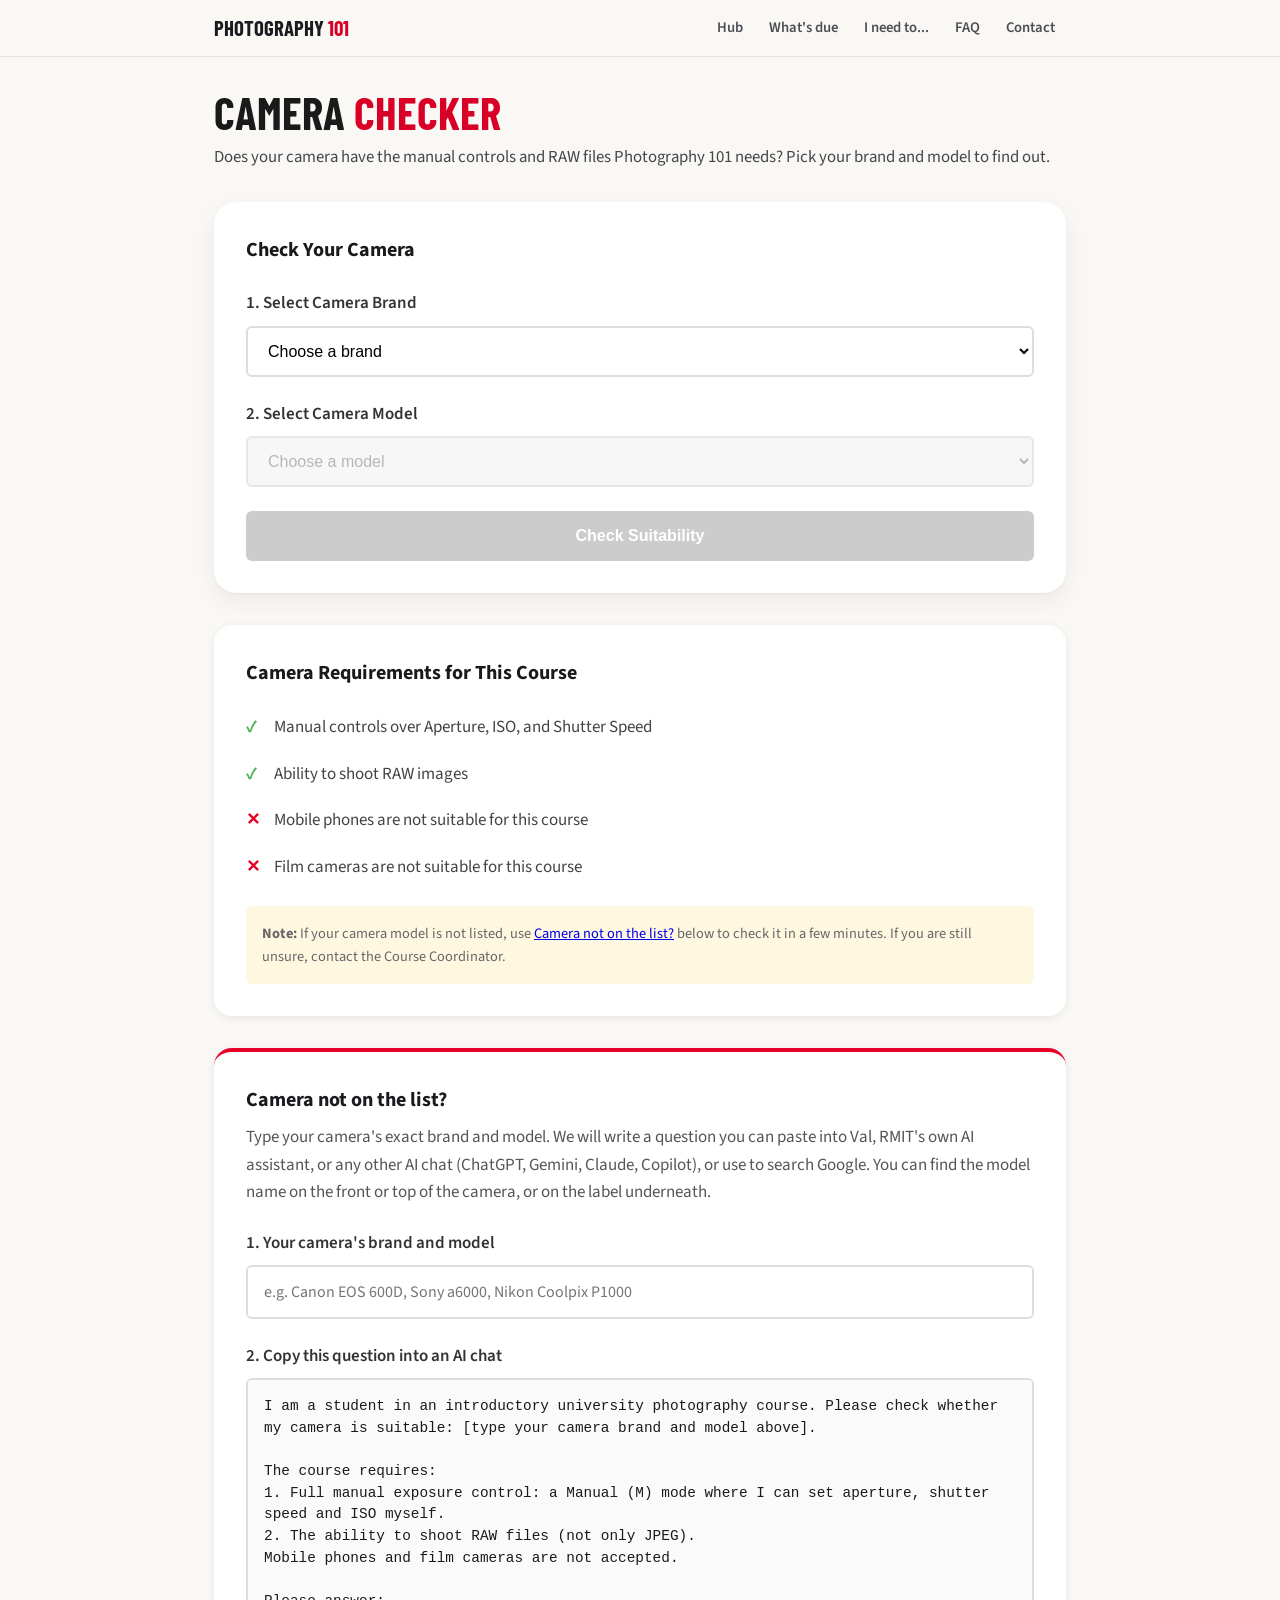
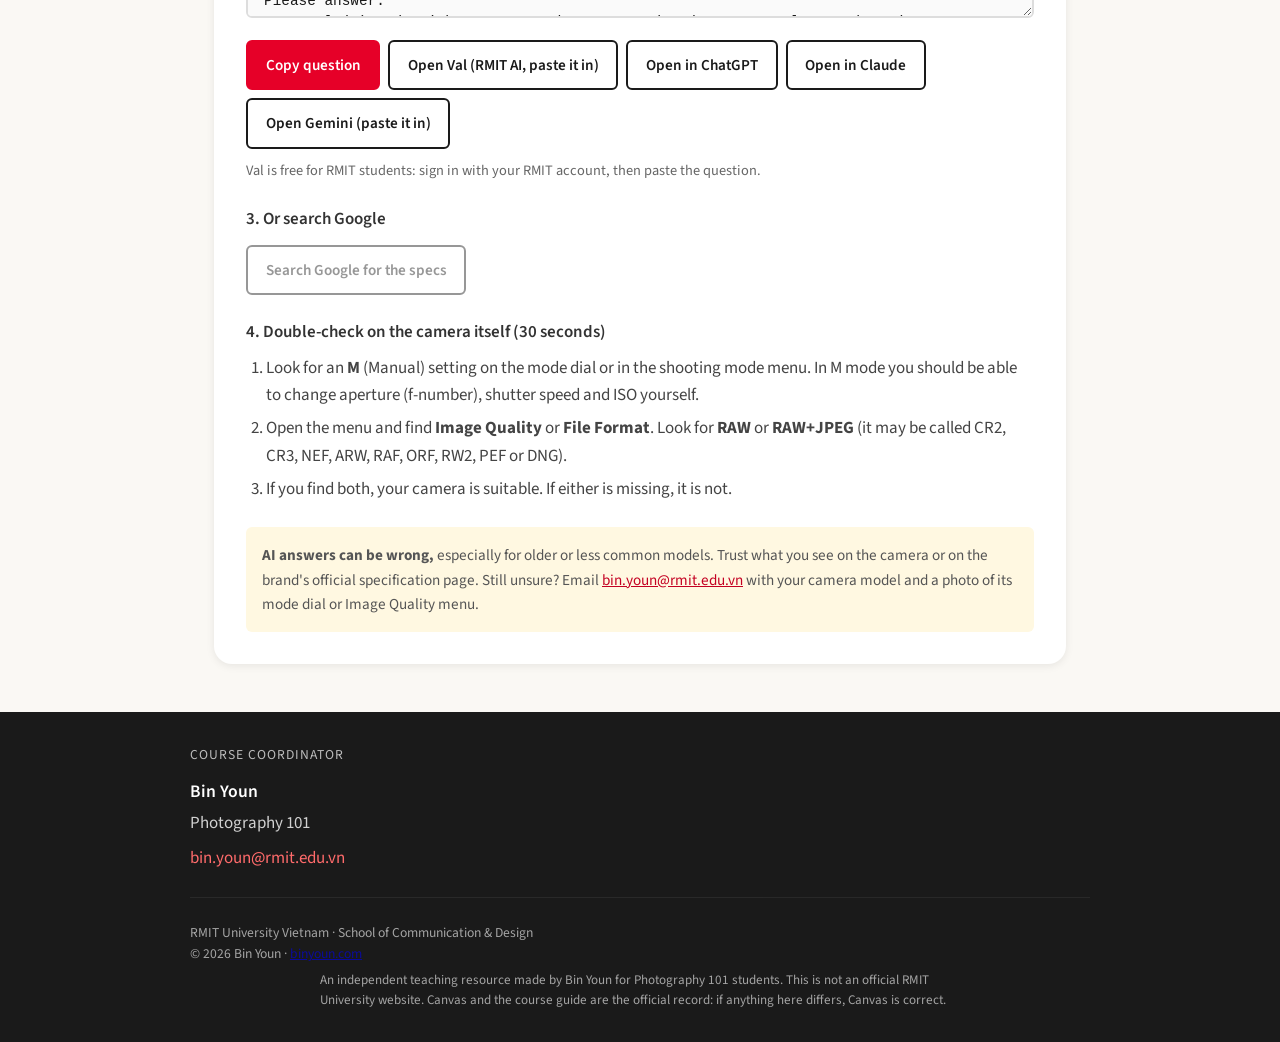
<file: camera-checker.html>
<!DOCTYPE html>
<html lang="en">
<head>
    <meta charset="UTF-8">
    <meta name="viewport" content="width=device-width, initial-scale=1.0">
    <title>Camera Suitability Checker | Photography 101 | RMIT University Vietnam</title>
  <link rel="icon" type="image/png" href="/photo101/favicon.png"/>
    <link rel="preconnect" href="https://fonts.googleapis.com">
    <link rel="preconnect" href="https://fonts.gstatic.com" crossorigin>
    <link href="https://fonts.googleapis.com/css2?family=Barlow+Condensed:wght@600;700&family=Source+Sans+3:wght@400;600;700&family=JetBrains+Mono:wght@400;600&display=swap" rel="stylesheet">
    <style>
        * {
            margin: 0;
            padding: 0;
            box-sizing: border-box;
        }

        body {
            font-family: 'Segoe UI', Tahoma, Geneva, Verdana, sans-serif;
            background-color: #f5f5f5;
            color: #1a1a1a;
            line-height: 1.6;
        }

        header {
            background-color: #e60028;
            color: white;
            padding: 1.5rem 2rem;
        }

        .header-content {
            max-width: 900px;
            margin: 0 auto;
        }

        .rmit-logo {
            font-size: 1.5rem;
            font-weight: 700;
            letter-spacing: 2px;
            margin-bottom: 0.25rem;
        }

        .department {
            font-size: 0.9rem;
            opacity: 0.9;
        }

        main {
            max-width: 900px;
            margin: 2rem auto;
            padding: 0 1.5rem;
        }

        .course-title {
            font-size: 2rem;
            font-weight: 700;
            color: #1a1a1a;
            margin-bottom: 0.5rem;
        }

        .course-subtitle {
            color: #666;
            margin-bottom: 2rem;
        }

        .checker-card {
            background: white;
            border-radius: 18px;
            padding: 2rem;
            box-shadow: 0 2px 8px rgba(0,0,0,0.08);
            margin-bottom: 2rem;
        }

        .checker-card h2 {
            font-size: 1.25rem;
            margin-bottom: 1.5rem;
            color: #1a1a1a;
        }

        .form-group {
            margin-bottom: 1.5rem;
        }

        label {
            display: block;
            font-weight: 600;
            margin-bottom: 0.5rem;
            color: #333;
        }

        select {
            width: 100%;
            padding: 0.875rem 1rem;
            font-size: 1rem;
            border: 2px solid #ddd;
            border-radius: 6px;
            background-color: white;
            cursor: pointer;
            transition: border-color 0.2s;
        }

        select:hover {
            border-color: #999;
        }

        select:focus {
            outline: none;
            border-color: #e60028;
        }

        select:disabled {
            background-color: #f5f5f5;
            cursor: not-allowed;
            color: #999;
        }

        .check-btn {
            background-color: #e60028;
            color: white;
            border: none;
            padding: 1rem 2rem;
            font-size: 1rem;
            font-weight: 600;
            border-radius: 6px;
            cursor: pointer;
            transition: background-color 0.2s;
            width: 100%;
        }

        .check-btn:hover {
            background-color: #c40022;
        }

        .check-btn:disabled {
            background-color: #ccc;
            cursor: not-allowed;
        }

        .result {
            margin-top: 1.5rem;
            padding: 1.5rem;
            border-radius: 6px;
            display: none;
        }

        .result.qualified {
            background-color: #e8f5e9;
            border-left: 4px solid #4caf50;
        }

        .result.not-qualified {
            background-color: #ffebee;
            border-left: 4px solid #e60028;
        }

        .result h3 {
            font-size: 1.1rem;
            margin-bottom: 0.75rem;
        }

        .result.qualified h3 {
            color: #2e7d32;
        }

        .result.not-qualified h3 {
            color: #c40022;
        }

        .result p {
            color: #555;
            font-size: 0.95rem;
        }

        .specs-list {
            margin-top: 1rem;
            padding-left: 1.25rem;
        }

        .specs-list li {
            margin-bottom: 0.35rem;
            color: #555;
        }

        .requirements-card {
            background: white;
            border-radius: 18px;
            padding: 2rem;
            box-shadow: 0 2px 8px rgba(0,0,0,0.08);
            margin-bottom: 2rem;
        }

        .requirements-card h2 {
            font-size: 1.25rem;
            margin-bottom: 1rem;
            color: #1a1a1a;
        }

        .requirements-list {
            list-style: none;
        }

        .requirements-list li {
            padding: 0.6rem 0;
            padding-left: 1.75rem;
            position: relative;
            color: #444;
        }

        .requirements-list li::before {
            content: "✓";
            position: absolute;
            left: 0;
            color: #4caf50;
            font-weight: bold;
        }

        .requirements-list li.not-allowed::before {
            content: "✕";
            color: #e60028;
        }

        .note {
            margin-top: 1rem;
            padding: 1rem;
            background-color: #fff8e1;
            border-radius: 6px;
            font-size: 0.9rem;
            color: #666;
        }

        footer {
            background-color: #1a1a1a;
            color: white;
            padding: 2rem;
            margin-top: 3rem;
        }

        .footer-content {
            max-width: 900px;
            margin: 0 auto;
        }

        .contact-title {
            font-size: 0.85rem;
            text-transform: uppercase;
            letter-spacing: 1px;
            opacity: 0.7;
            margin-bottom: 0.75rem;
        }

        .contact-name {
            font-size: 1.1rem;
            font-weight: 600;
            margin-bottom: 0.25rem;
        }

        .contact-role {
            opacity: 0.8;
            margin-bottom: 0.5rem;
        }

        .contact-email a {
            color: #ff6b6b;
            text-decoration: none;
        }

        .contact-email a:hover {
            text-decoration: underline;
        }

        .footer-bottom {
            margin-top: 1.5rem;
            padding-top: 1.5rem;
            border-top: 1px solid #333;
            font-size: 0.85rem;
            opacity: 0.6;
        }

        .ask-card {
            background: white;
            border-radius: 18px;
            padding: 2rem;
            box-shadow: 0 2px 8px rgba(0,0,0,0.08);
            margin-bottom: 2rem;
            border-top: 4px solid #e60028;
        }

        .ask-card h2 {
            font-size: 1.25rem;
            margin-bottom: 0.5rem;
        }

        .ask-intro {
            color: #555;
            margin-bottom: 1.5rem;
        }

        .ask-step {
            font-weight: 600;
            color: #333;
            margin: 1.5rem 0 0.5rem;
        }

        .ask-card input[type="text"] {
            width: 100%;
            padding: 0.875rem 1rem;
            font-size: 1rem;
            border: 2px solid #ddd;
            border-radius: 6px;
            font-family: inherit;
        }

        .ask-card input[type="text"]:focus {
            outline: none;
            border-color: #e60028;
        }

        .prompt-box {
            width: 100%;
            min-height: 15rem;
            padding: 1rem;
            font-family: Consolas, Menlo, monospace;
            font-size: 0.9rem;
            line-height: 1.5;
            border: 2px solid #ddd;
            border-radius: 6px;
            background: #fafafa;
            color: #1a1a1a;
            resize: vertical;
        }

        .ask-actions {
            display: flex;
            flex-wrap: wrap;
            gap: 0.5rem;
            margin-top: 0.75rem;
        }

        .ask-btn {
            display: inline-block;
            padding: 0.7rem 1.1rem;
            font-size: 0.95rem;
            font-weight: 600;
            font-family: inherit;
            border-radius: 6px;
            border: 2px solid #1a1a1a;
            background: white;
            color: #1a1a1a;
            text-decoration: none;
            cursor: pointer;
        }

        .ask-btn:hover { background: #f0f0f0; }

        .ask-btn.primary {
            background: #e60028;
            border-color: #e60028;
            color: white;
        }

        .ask-btn.primary:hover { background: #c40022; }

        .ask-btn[aria-disabled="true"] {
            opacity: 0.45;
            pointer-events: none;
        }

        .ask-hint {
            margin-top: 0.6rem;
            font-size: 0.9rem;
            color: #666;
        }

        .copy-status {
            font-size: 0.9rem;
            color: #2e7d32;
            align-self: center;
            min-height: 1.2em;
        }

        .self-check {
            margin-top: 0.5rem;
            padding-left: 1.25rem;
            color: #444;
        }

        .self-check li { margin-bottom: 0.4rem; }

        .ask-note {
            margin-top: 1.5rem;
            padding: 1rem;
            background-color: #fff8e1;
            border-radius: 6px;
            font-size: 0.95rem;
            color: #555;
        }

        .ask-note a { color: #c40022; }

        .result .ask-link {
            display: inline-block;
            margin-top: 1rem;
            color: #c40022;
            font-weight: 600;
        }

        /* ---------- hub look (2026-11) ---------- */
        body { font-family: "Source Sans 3", "Segoe UI", "Helvetica Neue", Arial, sans-serif; background: #faf8f4; color: #1b1b1f; font-size: 17px; }
        .topbar { position: sticky; top: 0; z-index: 20; background: rgba(250, 248, 244, .92); backdrop-filter: blur(10px); border-bottom: 1px solid #e8e3da; }
        .topbar-inner { max-width: 900px; margin: 0 auto; padding: 10px 1.5rem; display: flex; align-items: center; gap: 18px; }
        .topbar .logo { font-family: "Barlow Condensed", "Arial Narrow", sans-serif; font-weight: 700; font-size: 1.3rem; text-transform: uppercase; text-decoration: none; color: #1b1b1f; white-space: nowrap; }
        .topbar .logo span { color: #d80027; }
        .topbar nav { display: flex; gap: 4px; margin-left: auto; overflow-x: auto; scrollbar-width: none; }
        .topbar nav a { text-decoration: none; font-weight: 600; font-size: .92rem; color: #4f4e55; padding: 6px 11px; border-radius: 999px; white-space: nowrap; }
        .topbar nav a:hover { background: #fff; color: #1b1b1f; }
        @media (max-width: 640px) { .topbar .logo { display: none; } .topbar nav { margin-left: 0; } }
        .course-title { font-family: "Barlow Condensed", "Arial Narrow", sans-serif; font-size: clamp(2.2rem, 5vw, 2.8rem); text-transform: uppercase; line-height: 1.05; margin-top: 8px; }
        .course-title span { color: #d80027; }
        .course-subtitle { color: #46454c; font-size: 1.05rem; }
        .checker-card { border-radius: 22px; box-shadow: 0 1px 2px rgba(30, 20, 10, .05), 0 8px 24px rgba(30, 20, 10, .06); }
    </style>
</head>
<body>
    <div class="topbar"><div class="topbar-inner"><a class="logo" href="/photo101/">Photography <span>101</span></a><nav aria-label="Photo 101"><a href="/photo101/">Hub</a><a href="/photo101/#now">What's due</a><a href="/photo101/#help">I need to...</a><a href="/photo101/faq.html">FAQ</a><a href="/photo101/#contact">Contact</a></nav></div></div>

    <main>
        <h1 class="course-title">Camera <span>Checker</span></h1>
        <p class="course-subtitle">Does your camera have the manual controls and RAW files Photography 101 needs? Pick your brand and model to find out.</p>

        <div class="checker-card">
            <h2>Check Your Camera</h2>
            
            <div class="form-group">
                <label for="brand">1. Select Camera Brand</label>
                <select id="brand" onchange="updateModels()">
                    <option value="">Choose a brand</option>
                    <option value="canon">Canon</option>
                    <option value="nikon">Nikon</option>
                    <option value="sony">Sony</option>
                    <option value="fujifilm">Fujifilm</option>
                    <option value="panasonic">Panasonic</option>
                    <option value="olympus">Olympus / OM System</option>
                    <option value="leica">Leica</option>
                    <option value="pentax">Pentax</option>
                    <option value="mobile">Mobile Phone</option>
                    <option value="film">Film Camera</option>
                    <option value="other">Other</option>
                </select>
            </div>

            <div class="form-group">
                <label for="model">2. Select Camera Model</label>
                <select id="model" disabled onchange="checkEligibility()">
                    <option value="">Choose a model</option>
                </select>
            </div>

            <button class="check-btn" id="checkBtn" disabled onclick="showResult()">Check Suitability</button>

            <div class="result" id="result">
                <h3 id="resultTitle"></h3>
                <p id="resultMessage"></p>
                <ul class="specs-list" id="specsList"></ul>
                <a class="ask-link" id="askLink" href="#ask" hidden>Check it yourself with the steps below &darr;</a>
            </div>
        </div>

        <div class="requirements-card">
            <h2>Camera Requirements for This Course</h2>
            <ul class="requirements-list">
                <li>Manual controls over Aperture, ISO, and Shutter Speed</li>
                <li>Ability to shoot RAW images</li>
                <li class="not-allowed">Mobile phones are not suitable for this course</li>
                <li class="not-allowed">Film cameras are not suitable for this course</li>
            </ul>
            <div class="note">
                <strong>Note:</strong> If your camera model is not listed, use <a href="#ask">Camera not on the list?</a> below to check it in a few minutes. If you are still unsure, contact the Course Coordinator.
            </div>
        </div>

        <div class="ask-card" id="ask">
            <h2>Camera not on the list?</h2>
            <p class="ask-intro">Type your camera's exact brand and model. We will write a question you can paste into Val, RMIT's own AI assistant, or any other AI chat (ChatGPT, Gemini, Claude, Copilot), or use to search Google. You can find the model name on the front or top of the camera, or on the label underneath.</p>

            <label class="ask-step" for="askModel">1. Your camera's brand and model</label>
            <input type="text" id="askModel" placeholder="e.g. Canon EOS 600D, Sony a6000, Nikon Coolpix P1000" autocomplete="off" oninput="updatePrompt()">

            <p class="ask-step">2. Copy this question into an AI chat</p>
            <textarea class="prompt-box" id="askPrompt" readonly aria-label="Question to paste into an AI chat"></textarea>
            <div class="ask-actions">
                <button type="button" class="ask-btn primary" onclick="copyPrompt()">Copy question</button>
                <a class="ask-btn" href="https://val.rmit.edu.au/" target="_blank" rel="noopener">Open Val (RMIT AI, paste it in)</a>
                <a class="ask-btn" id="askChatGPT" href="https://chatgpt.com/" target="_blank" rel="noopener">Open in ChatGPT</a>
                <a class="ask-btn" id="askClaude" href="https://claude.ai/new" target="_blank" rel="noopener">Open in Claude</a>
                <a class="ask-btn" href="https://gemini.google.com/app" target="_blank" rel="noopener">Open Gemini (paste it in)</a>
                <span class="copy-status" id="copyStatus" role="status"></span>
            </div>
            <p class="ask-hint">Val is free for RMIT students: sign in with your RMIT account, then paste the question.</p>

            <p class="ask-step">3. Or search Google</p>
            <div class="ask-actions">
                <a class="ask-btn" id="askGoogle" href="https://www.google.com/" target="_blank" rel="noopener" aria-disabled="true">Search Google for the specs</a>
            </div>

            <p class="ask-step">4. Double-check on the camera itself (30 seconds)</p>
            <ol class="self-check">
                <li>Look for an <strong>M</strong> (Manual) setting on the mode dial or in the shooting mode menu. In M mode you should be able to change aperture (f-number), shutter speed and ISO yourself.</li>
                <li>Open the menu and find <strong>Image Quality</strong> or <strong>File Format</strong>. Look for <strong>RAW</strong> or <strong>RAW+JPEG</strong> (it may be called CR2, CR3, NEF, ARW, RAF, ORF, RW2, PEF or DNG).</li>
                <li>If you find both, your camera is suitable. If either is missing, it is not.</li>
            </ol>

            <div class="ask-note">
                <strong>AI answers can be wrong,</strong> especially for older or less common models. Trust what you see on the camera or on the brand's official specification page. Still unsure? Email <a href="mailto:bin.youn@rmit.edu.vn?subject=Photography%20101%3A%20camera%20check">bin.youn@rmit.edu.vn</a> with your camera model and a photo of its mode dial or Image Quality menu.
            </div>
        </div>
    </main>

    <footer>
        <div class="footer-content">
            <div class="contact-title">Course Coordinator</div>
            <div class="contact-name">Bin Youn</div>
            <div class="contact-role">Photography 101</div>
            <div class="contact-email">
                <a href="mailto:bin.youn@rmit.edu.vn">bin.youn@rmit.edu.vn</a>
            </div>
            <div class="footer-bottom">
                RMIT University Vietnam · School of Communication & Design<br>
                © 2026 Bin Youn · <a href="https://binyoun.com" target="_blank" rel="noopener">binyoun.com</a><br>
                <span style="display:block;max-width:40rem;margin:6px auto 0;font-size:.82rem;line-height:1.5">An independent teaching resource made by Bin Youn for Photography 101 students. This is not an official RMIT University website. Canvas and the course guide are the official record: if anything here differs, Canvas is correct.</span>
            </div>
        </div>
    </footer>

    <script>
        const cameras = {
            canon: [
                { model: "EOS R5", qualified: true, specs: ["Full Manual Controls", "RAW (CR3)", "45MP Full Frame"] },
                { model: "EOS R6 / R6 II", qualified: true, specs: ["Full Manual Controls", "RAW (CR3)", "20MP/24MP Full Frame"] },
                { model: "EOS R7", qualified: true, specs: ["Full Manual Controls", "RAW (CR3)", "32.5MP APS-C"] },
                { model: "EOS R10", qualified: true, specs: ["Full Manual Controls", "RAW (CR3)", "24.2MP APS-C"] },
                { model: "EOS R50", qualified: true, specs: ["Full Manual Controls", "RAW (CR3)", "24.2MP APS-C"] },
                { model: "EOS R100", qualified: true, specs: ["Full Manual Controls", "RAW (CR3)", "24.1MP APS-C"] },
                { model: "EOS RP", qualified: true, specs: ["Full Manual Controls", "RAW (CR3)", "26.2MP Full Frame"] },
                { model: "EOS 90D", qualified: true, specs: ["Full Manual Controls", "RAW (CR2)", "32.5MP APS-C"] },
                { model: "EOS 80D", qualified: true, specs: ["Full Manual Controls", "RAW (CR2)", "24.2MP APS-C"] },
                { model: "EOS 77D", qualified: true, specs: ["Full Manual Controls", "RAW (CR2)", "24.2MP APS-C"] },
                { model: "EOS 800D / Rebel T7i", qualified: true, specs: ["Full Manual Controls", "RAW (CR2)", "24.2MP APS-C"] },
                { model: "EOS 750D / Rebel T6i", qualified: true, specs: ["Full Manual Controls", "RAW (CR2)", "24.2MP APS-C"] },
                { model: "EOS 700D / Rebel T5i", qualified: true, specs: ["Full Manual Controls", "RAW (CR2)", "18MP APS-C"] },
                { model: "EOS 250D / Rebel SL3", qualified: true, specs: ["Full Manual Controls", "RAW (CR3)", "24.1MP APS-C"] },
                { model: "EOS 200D / Rebel SL2", qualified: true, specs: ["Full Manual Controls", "RAW (CR2)", "24.2MP APS-C"] },
                { model: "EOS 5D Mark IV", qualified: true, specs: ["Full Manual Controls", "RAW (CR2)", "30.4MP Full Frame"] },
                { model: "EOS 5D Mark III", qualified: true, specs: ["Full Manual Controls", "RAW (CR2)", "22.3MP Full Frame"] },
                { model: "EOS 6D / 6D Mark II", qualified: true, specs: ["Full Manual Controls", "RAW (CR2)", "Full Frame"] },
                { model: "EOS M50 / M50 II", qualified: true, specs: ["Full Manual Controls", "RAW (CR3)", "24.1MP APS-C"] },
                { model: "EOS M6 II", qualified: true, specs: ["Full Manual Controls", "RAW (CR3)", "32.5MP APS-C"] },
                { model: "PowerShot G7 X III", qualified: true, specs: ["Full Manual Controls", "RAW", "20.1MP 1-inch"] },
                { model: "PowerShot G5 X II", qualified: true, specs: ["Full Manual Controls", "RAW", "20.1MP 1-inch"] },
                { model: "Other Canon DSLR/Mirrorless", qualified: true, specs: ["Most Canon DSLRs and Mirrorless support Manual + RAW"] }
            ],
            nikon: [
                { model: "Z9", qualified: true, specs: ["Full Manual Controls", "RAW (NEF)", "45.7MP Full Frame"] },
                { model: "Z8", qualified: true, specs: ["Full Manual Controls", "RAW (NEF)", "45.7MP Full Frame"] },
                { model: "Z7 / Z7 II", qualified: true, specs: ["Full Manual Controls", "RAW (NEF)", "45.7MP Full Frame"] },
                { model: "Z6 / Z6 II / Z6 III", qualified: true, specs: ["Full Manual Controls", "RAW (NEF)", "24.5MP Full Frame"] },
                { model: "Z5", qualified: true, specs: ["Full Manual Controls", "RAW (NEF)", "24.3MP Full Frame"] },
                { model: "Zf", qualified: true, specs: ["Full Manual Controls", "RAW (NEF)", "24.5MP Full Frame"] },
                { model: "Zfc", qualified: true, specs: ["Full Manual Controls", "RAW (NEF)", "20.9MP APS-C"] },
                { model: "Z50 / Z50 II", qualified: true, specs: ["Full Manual Controls", "RAW (NEF)", "20.9MP APS-C"] },
                { model: "Z30", qualified: true, specs: ["Full Manual Controls", "RAW (NEF)", "20.9MP APS-C"] },
                { model: "D850", qualified: true, specs: ["Full Manual Controls", "RAW (NEF)", "45.7MP Full Frame"] },
                { model: "D780", qualified: true, specs: ["Full Manual Controls", "RAW (NEF)", "24.5MP Full Frame"] },
                { model: "D750", qualified: true, specs: ["Full Manual Controls", "RAW (NEF)", "24.3MP Full Frame"] },
                { model: "D7500", qualified: true, specs: ["Full Manual Controls", "RAW (NEF)", "20.9MP APS-C"] },
                { model: "D7200", qualified: true, specs: ["Full Manual Controls", "RAW (NEF)", "24.2MP APS-C"] },
                { model: "D5600", qualified: true, specs: ["Full Manual Controls", "RAW (NEF)", "24.2MP APS-C"] },
                { model: "D5500", qualified: true, specs: ["Full Manual Controls", "RAW (NEF)", "24.2MP APS-C"] },
                { model: "D5300", qualified: true, specs: ["Full Manual Controls", "RAW (NEF)", "24.2MP APS-C"] },
                { model: "D3500", qualified: true, specs: ["Full Manual Controls", "RAW (NEF)", "24.2MP APS-C"] },
                { model: "D3400", qualified: true, specs: ["Full Manual Controls", "RAW (NEF)", "24.2MP APS-C"] },
                { model: "Other Nikon DSLR/Mirrorless", qualified: true, specs: ["Most Nikon DSLRs and Mirrorless support Manual + RAW"] }
            ],
            sony: [
                { model: "A1", qualified: true, specs: ["Full Manual Controls", "RAW (ARW)", "50.1MP Full Frame"] },
                { model: "A9 III", qualified: true, specs: ["Full Manual Controls", "RAW (ARW)", "24.6MP Full Frame"] },
                { model: "A7R V", qualified: true, specs: ["Full Manual Controls", "RAW (ARW)", "61MP Full Frame"] },
                { model: "A7 IV", qualified: true, specs: ["Full Manual Controls", "RAW (ARW)", "33MP Full Frame"] },
                { model: "A7 III", qualified: true, specs: ["Full Manual Controls", "RAW (ARW)", "24.2MP Full Frame"] },
                { model: "A7C / A7C II", qualified: true, specs: ["Full Manual Controls", "RAW (ARW)", "Full Frame Compact"] },
                { model: "A7CR", qualified: true, specs: ["Full Manual Controls", "RAW (ARW)", "61MP Full Frame"] },
                { model: "A6700", qualified: true, specs: ["Full Manual Controls", "RAW (ARW)", "26MP APS-C"] },
                { model: "A6600", qualified: true, specs: ["Full Manual Controls", "RAW (ARW)", "24.2MP APS-C"] },
                { model: "A6500", qualified: true, specs: ["Full Manual Controls", "RAW (ARW)", "24.2MP APS-C"] },
                { model: "A6400", qualified: true, specs: ["Full Manual Controls", "RAW (ARW)", "24.2MP APS-C"] },
                { model: "A6100", qualified: true, specs: ["Full Manual Controls", "RAW (ARW)", "24.2MP APS-C"] },
                { model: "ZV-E10 / ZV-E10 II", qualified: true, specs: ["Full Manual Controls", "RAW (ARW)", "24.2MP/26MP APS-C"] },
                { model: "ZV-E1", qualified: true, specs: ["Full Manual Controls", "RAW (ARW)", "12.1MP Full Frame"] },
                { model: "RX100 VII", qualified: true, specs: ["Full Manual Controls", "RAW (ARW)", "20.1MP 1-inch"] },
                { model: "RX100 VI", qualified: true, specs: ["Full Manual Controls", "RAW (ARW)", "20.1MP 1-inch"] },
                { model: "Other Sony Alpha", qualified: true, specs: ["Most Sony Alpha cameras support Manual + RAW"] }
            ],
            fujifilm: [
                { model: "X-H2 / X-H2S", qualified: true, specs: ["Full Manual Controls", "RAW (RAF)", "40MP/26MP APS-C"] },
                { model: "X-T5", qualified: true, specs: ["Full Manual Controls", "RAW (RAF)", "40.2MP APS-C"] },
                { model: "X-T4", qualified: true, specs: ["Full Manual Controls", "RAW (RAF)", "26.1MP APS-C"] },
                { model: "X-T3", qualified: true, specs: ["Full Manual Controls", "RAW (RAF)", "26.1MP APS-C"] },
                { model: "X-T30 / X-T30 II", qualified: true, specs: ["Full Manual Controls", "RAW (RAF)", "26.1MP APS-C"] },
                { model: "X-T20", qualified: true, specs: ["Full Manual Controls", "RAW (RAF)", "24.3MP APS-C"] },
                { model: "X-S20", qualified: true, specs: ["Full Manual Controls", "RAW (RAF)", "26.1MP APS-C"] },
                { model: "X-S10", qualified: true, specs: ["Full Manual Controls", "RAW (RAF)", "26.1MP APS-C"] },
                { model: "X-E4", qualified: true, specs: ["Full Manual Controls", "RAW (RAF)", "26.1MP APS-C"] },
                { model: "X-Pro3", qualified: true, specs: ["Full Manual Controls", "RAW (RAF)", "26.1MP APS-C"] },
                { model: "X100V / X100VI", qualified: true, specs: ["Full Manual Controls", "RAW (RAF)", "26.1MP/40.2MP APS-C"] },
                { model: "X-A7", qualified: true, specs: ["Full Manual Controls", "RAW (RAF)", "24.2MP APS-C"] },
                { model: "GFX 100S / 100 II", qualified: true, specs: ["Full Manual Controls", "RAW (RAF)", "102MP Medium Format"] },
                { model: "GFX 50S II", qualified: true, specs: ["Full Manual Controls", "RAW (RAF)", "51.4MP Medium Format"] },
                { model: "Other Fujifilm X/GFX", qualified: true, specs: ["Most Fujifilm X/GFX cameras support Manual + RAW"] }
            ],
            panasonic: [
                { model: "S5 / S5 II / S5 IIX", qualified: true, specs: ["Full Manual Controls", "RAW", "24.2MP Full Frame"] },
                { model: "S1 / S1R / S1H", qualified: true, specs: ["Full Manual Controls", "RAW", "24.2MP/47.3MP Full Frame"] },
                { model: "GH6 / GH7", qualified: true, specs: ["Full Manual Controls", "RAW", "25.2MP MFT"] },
                { model: "GH5 / GH5S / GH5 II", qualified: true, specs: ["Full Manual Controls", "RAW", "20.3MP/10.2MP MFT"] },
                { model: "G9 / G9 II", qualified: true, specs: ["Full Manual Controls", "RAW", "20.3MP/25.2MP MFT"] },
                { model: "G95 / G90", qualified: true, specs: ["Full Manual Controls", "RAW", "20.3MP MFT"] },
                { model: "G85 / G80", qualified: true, specs: ["Full Manual Controls", "RAW", "16MP MFT"] },
                { model: "GX85 / GX80", qualified: true, specs: ["Full Manual Controls", "RAW", "16MP MFT"] },
                { model: "LX100 II", qualified: true, specs: ["Full Manual Controls", "RAW", "17MP MFT"] },
                { model: "Other Panasonic Lumix", qualified: true, specs: ["Most Lumix G/S cameras support Manual + RAW"] }
            ],
            olympus: [
                { model: "OM-1 / OM-1 II", qualified: true, specs: ["Full Manual Controls", "RAW (ORF)", "20.4MP MFT"] },
                { model: "OM-5", qualified: true, specs: ["Full Manual Controls", "RAW (ORF)", "20.4MP MFT"] },
                { model: "E-M1 Mark III", qualified: true, specs: ["Full Manual Controls", "RAW (ORF)", "20.4MP MFT"] },
                { model: "E-M1 Mark II", qualified: true, specs: ["Full Manual Controls", "RAW (ORF)", "20.4MP MFT"] },
                { model: "E-M5 Mark III", qualified: true, specs: ["Full Manual Controls", "RAW (ORF)", "20.4MP MFT"] },
                { model: "E-M10 Mark IV", qualified: true, specs: ["Full Manual Controls", "RAW (ORF)", "20.3MP MFT"] },
                { model: "E-M10 Mark III", qualified: true, specs: ["Full Manual Controls", "RAW (ORF)", "16.1MP MFT"] },
                { model: "PEN-F", qualified: true, specs: ["Full Manual Controls", "RAW (ORF)", "20.3MP MFT"] },
                { model: "E-P7", qualified: true, specs: ["Full Manual Controls", "RAW (ORF)", "20.3MP MFT"] },
                { model: "Other Olympus/OM System", qualified: true, specs: ["Most Olympus/OM cameras support Manual + RAW"] }
            ],
            leica: [
                { model: "M11 / M11-P", qualified: true, specs: ["Full Manual Controls", "RAW (DNG)", "60MP Full Frame"] },
                { model: "SL2 / SL2-S", qualified: true, specs: ["Full Manual Controls", "RAW (DNG)", "47.3MP/24.6MP Full Frame"] },
                { model: "Q3 / Q2", qualified: true, specs: ["Full Manual Controls", "RAW (DNG)", "60MP/47.3MP Full Frame"] },
                { model: "CL / TL2", qualified: true, specs: ["Full Manual Controls", "RAW (DNG)", "24.2MP APS-C"] },
                { model: "V-Lux 5", qualified: true, specs: ["Full Manual Controls", "RAW", "20.1MP 1-inch"] },
                { model: "Other Leica", qualified: true, specs: ["Most Leica cameras support Manual + RAW"] }
            ],
            pentax: [
                { model: "K-3 III / K-3 III Monochrome", qualified: true, specs: ["Full Manual Controls", "RAW (DNG/PEF)", "25.7MP APS-C"] },
                { model: "K-1 / K-1 II", qualified: true, specs: ["Full Manual Controls", "RAW (DNG/PEF)", "36.4MP Full Frame"] },
                { model: "KF", qualified: true, specs: ["Full Manual Controls", "RAW (DNG/PEF)", "24.2MP APS-C"] },
                { model: "K-70", qualified: true, specs: ["Full Manual Controls", "RAW (DNG/PEF)", "24.2MP APS-C"] },
                { model: "645Z", qualified: true, specs: ["Full Manual Controls", "RAW (DNG/PEF)", "51.4MP Medium Format"] },
                { model: "Other Pentax DSLR", qualified: true, specs: ["Most Pentax DSLRs support Manual + RAW"] }
            ],
            mobile: [
                { model: "iPhone (any model)", qualified: false, specs: ["Limited manual controls", "ProRAW limited to Pro models", "Not suitable for course requirements"] },
                { model: "Samsung Galaxy (any model)", qualified: false, specs: ["Limited manual controls via Pro mode", "RAW limited support", "Not suitable for course requirements"] },
                { model: "Google Pixel (any model)", qualified: false, specs: ["Limited manual controls", "RAW limited support", "Not suitable for course requirements"] },
                { model: "Other Smartphone", qualified: false, specs: ["Mobile cameras do not meet course requirements"] }
            ],
            film: [
                { model: "35mm Film Camera", qualified: false, specs: ["Film cameras not accepted", "Digital workflow required for this course"] },
                { model: "Medium Format Film", qualified: false, specs: ["Film cameras not accepted", "Digital workflow required for this course"] },
                { model: "Large Format Film", qualified: false, specs: ["Film cameras not accepted", "Digital workflow required for this course"] },
                { model: "Instant Film (Polaroid/Instax)", qualified: false, specs: ["Film cameras not accepted", "Digital workflow required for this course"] }
            ],
            other: [
                { model: "My camera is not listed", qualified: null, specs: ["Please contact the Course Coordinator to verify your camera's suitability"] }
            ]
        };

        let selectedCamera = null;

        function updateModels() {
            const brand = document.getElementById('brand').value;
            const modelSelect = document.getElementById('model');
            const checkBtn = document.getElementById('checkBtn');
            const result = document.getElementById('result');

            modelSelect.innerHTML = '<option value="">Choose a model</option>';
            result.style.display = 'none';
            selectedCamera = null;

            if (brand && cameras[brand]) {
                modelSelect.disabled = false;
                cameras[brand].forEach((camera, index) => {
                    const option = document.createElement('option');
                    option.value = index;
                    option.textContent = camera.model;
                    modelSelect.appendChild(option);
                });
                if (!['mobile', 'film', 'other'].includes(brand)) {
                    const option = document.createElement('option');
                    option.value = 'unlisted';
                    option.textContent = 'My model is not listed';
                    modelSelect.appendChild(option);
                }
            } else {
                modelSelect.disabled = true;
            }
            checkBtn.disabled = true;
        }

        function checkEligibility() {
            const brand = document.getElementById('brand').value;
            const modelIndex = document.getElementById('model').value;
            const checkBtn = document.getElementById('checkBtn');

            if (brand && modelIndex === 'unlisted') {
                selectedCamera = { model: 'My model is not listed', qualified: null, specs: ['Use the steps below to check your model, or contact the Course Coordinator'] };
                checkBtn.disabled = false;
            } else if (brand && modelIndex !== '') {
                selectedCamera = cameras[brand][modelIndex];
                checkBtn.disabled = false;
            } else {
                selectedCamera = null;
                checkBtn.disabled = true;
            }
        }

        function showResult() {
            if (!selectedCamera) return;

            const result = document.getElementById('result');
            const resultTitle = document.getElementById('resultTitle');
            const resultMessage = document.getElementById('resultMessage');
            const specsList = document.getElementById('specsList');

            result.classList.remove('qualified', 'not-qualified');
            specsList.innerHTML = '';

            if (selectedCamera.qualified === true) {
                result.classList.add('qualified');
                resultTitle.textContent = '✓ Camera Approved';
                resultMessage.textContent = 'This camera meets the requirements for Photography 101.';
            } else if (selectedCamera.qualified === false) {
                result.classList.add('not-qualified');
                resultTitle.textContent = '✕ Camera Not Suitable';
                resultMessage.textContent = 'This camera does not meet the course requirements. Please see the requirements below or contact the Course Coordinator.';
            } else {
                result.classList.add('not-qualified');
                resultTitle.textContent = 'Not on our list yet';
                resultMessage.textContent = 'Your camera may still be suitable. Type its model below to get a ready-made question for an AI chat or Google, then confirm on the camera itself.';
                const brandSelect = document.getElementById('brand');
                const askModel = document.getElementById('askModel');
                if (brandSelect.value !== 'other' && !askModel.value) {
                    askModel.value = brandSelect.options[brandSelect.selectedIndex].textContent.split(' /')[0] + ' ';
                    updatePrompt();
                }
            }
            document.getElementById('askLink').hidden = selectedCamera.qualified !== null;

            selectedCamera.specs.forEach(spec => {
                const li = document.createElement('li');
                li.textContent = spec;
                specsList.appendChild(li);
            });

            result.style.display = 'block';
            result.scrollIntoView({ behavior: 'smooth', block: 'nearest' });
        }

        function buildPrompt(model) {
            const name = model || '[type your camera brand and model above]';
            return `I am a student in an introductory university photography course. Please check whether my camera is suitable: ${name}.

The course requires:
1. Full manual exposure control: a Manual (M) mode where I can set aperture, shutter speed and ISO myself.
2. The ability to shoot RAW files (not only JPEG).
Mobile phones and film cameras are not accepted.

Please answer:
- Manual (M) mode with aperture, shutter speed and ISO control: YES / NO / UNSURE
- RAW files: YES / NO / UNSURE (and the RAW file format name, e.g. CR3, NEF, ARW)
- One-line verdict: suitable or not suitable for the course.

If you are not certain this exact model exists or the information conflicts, say so, and tell me what to look for in the camera's menu to check it myself.`;
        }

        function updatePrompt() {
            const model = document.getElementById('askModel').value.trim();
            const prompt = buildPrompt(model);
            document.getElementById('askPrompt').value = prompt;
            document.getElementById('copyStatus').textContent = '';
            const q = encodeURIComponent(prompt);
            document.getElementById('askChatGPT').href = model ? 'https://chatgpt.com/?q=' + q : 'https://chatgpt.com/';
            document.getElementById('askClaude').href = model ? 'https://claude.ai/new?q=' + q : 'https://claude.ai/new';
            const google = document.getElementById('askGoogle');
            if (model) {
                google.href = 'https://www.google.com/search?q=' + encodeURIComponent(model + ' camera specifications manual mode RAW');
                google.setAttribute('aria-disabled', 'false');
            } else {
                google.href = 'https://www.google.com/';
                google.setAttribute('aria-disabled', 'true');
            }
        }

        function copyPrompt() {
            const box = document.getElementById('askPrompt');
            const status = document.getElementById('copyStatus');
            const done = () => { status.textContent = 'Copied. Paste it into Val or any AI chat.'; };
            if (navigator.clipboard && window.isSecureContext) {
                navigator.clipboard.writeText(box.value).then(done, () => { box.select(); document.execCommand('copy'); done(); });
            } else {
                box.select();
                document.execCommand('copy');
                done();
            }
        }

        updatePrompt();
    </script>
</body>
</html>
</file>
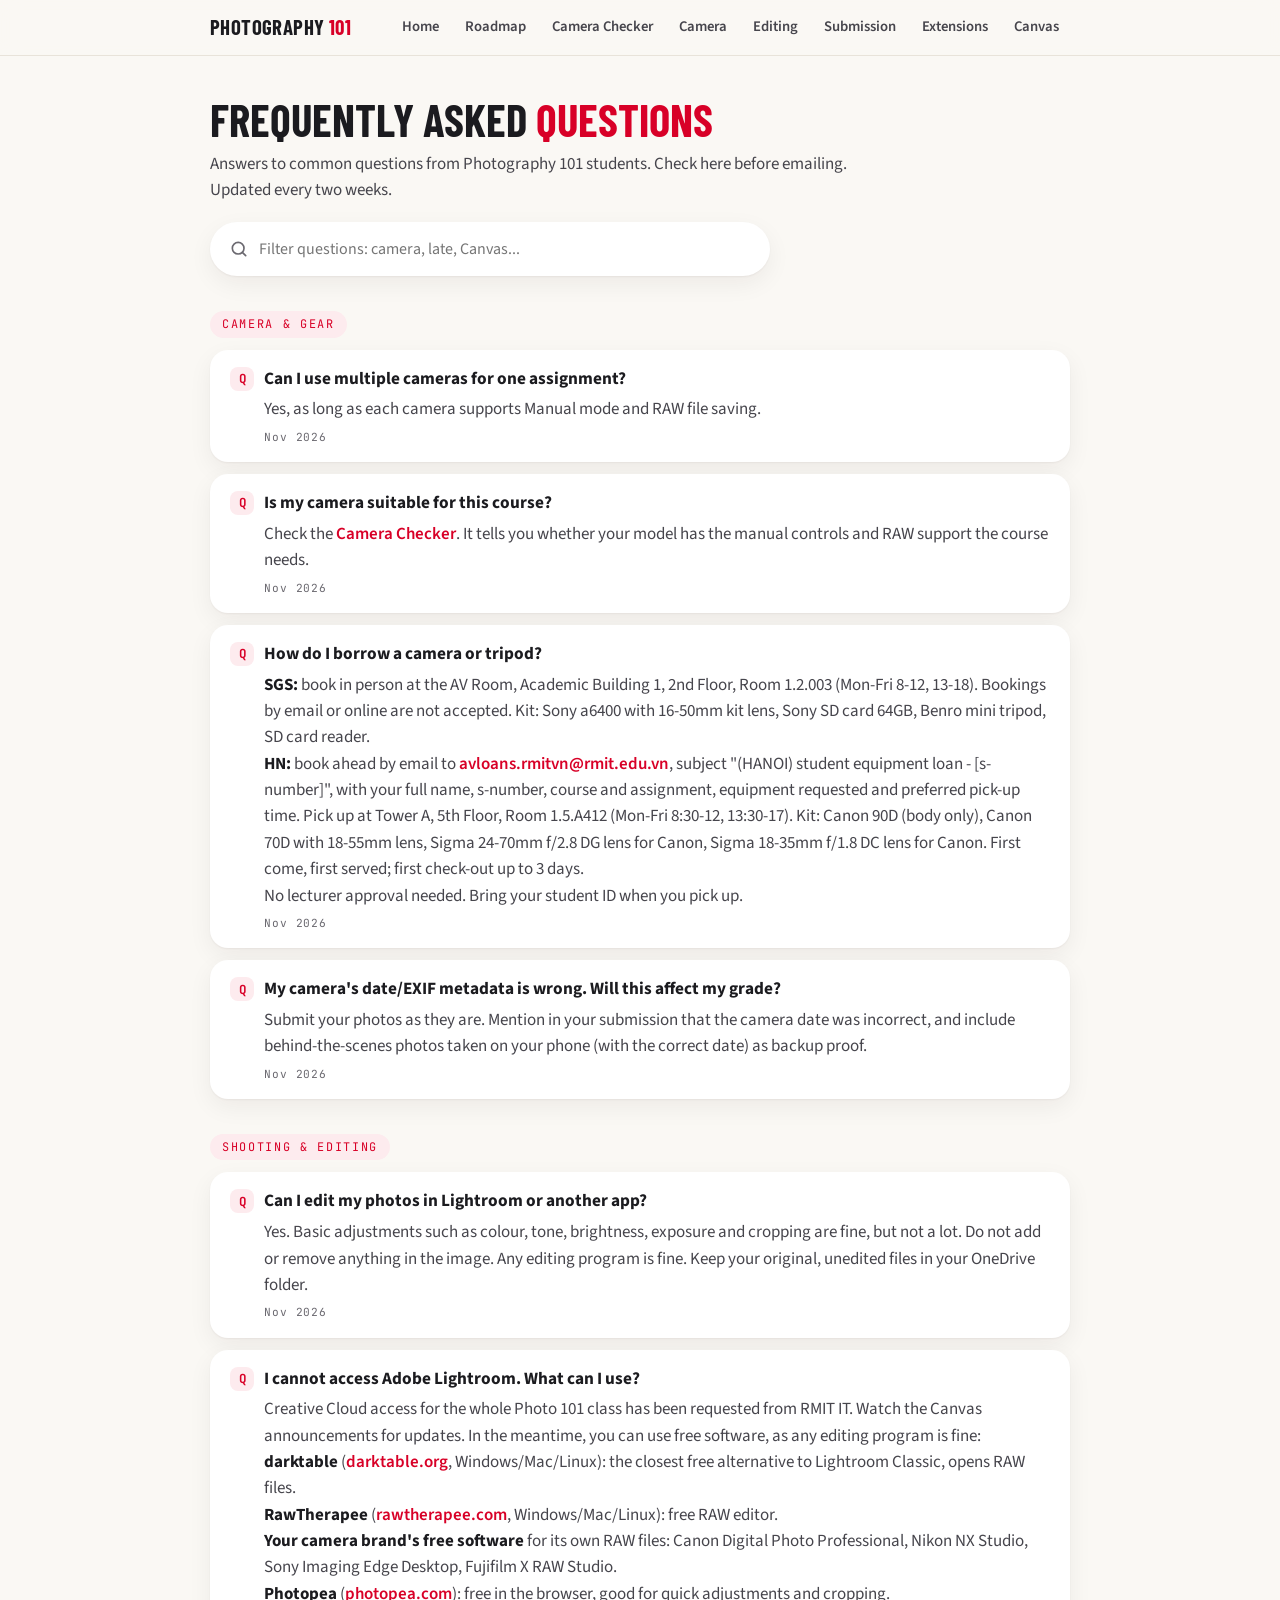
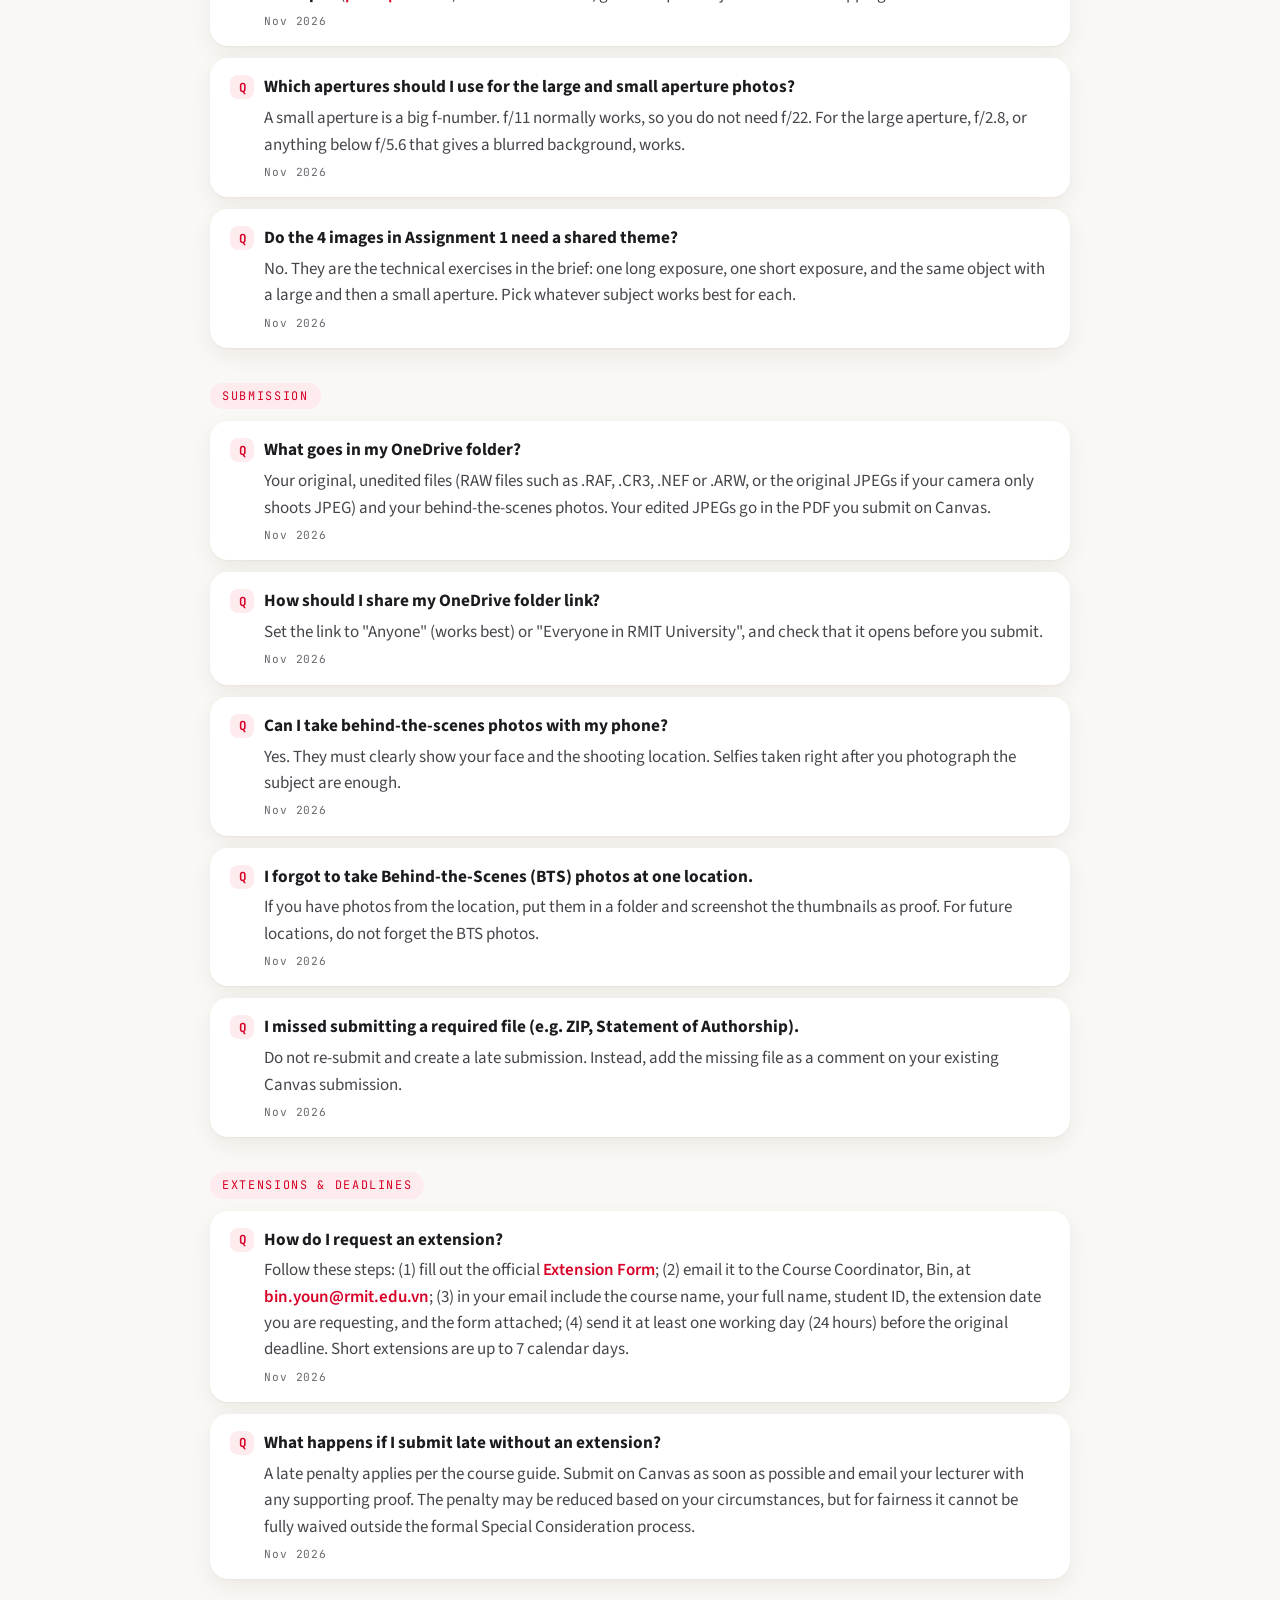
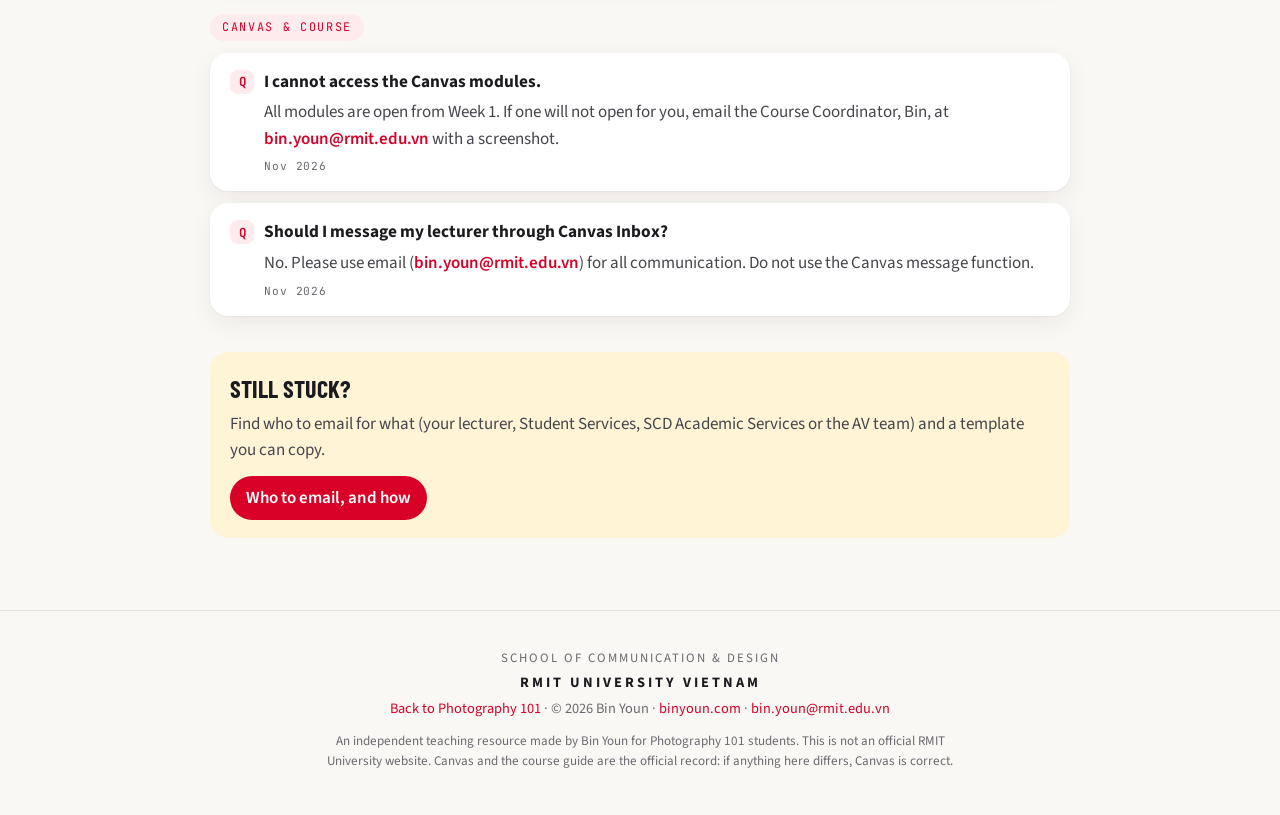
<file: faq.html>
<!DOCTYPE html>
<html lang="en">
<head>
    <meta charset="UTF-8">
    <meta name="viewport" content="width=device-width, initial-scale=1.0">
    <title>FAQ | Photography 101 | RMIT Vietnam</title>
    <meta name="description" content="Frequently asked questions for Photography 101, RMIT University Vietnam.">
    <link rel="icon" type="image/png" href="/photo101/favicon.png"/>
    <link rel="preconnect" href="https://fonts.googleapis.com">
    <link rel="preconnect" href="https://fonts.gstatic.com" crossorigin>
    <link href="https://fonts.googleapis.com/css2?family=Barlow+Condensed:wght@600;700&family=Source+Sans+3:wght@400;600;700&family=JetBrains+Mono:wght@400;600&display=swap" rel="stylesheet">
    <style>
        * { margin: 0; padding: 0; box-sizing: border-box; }
        :root {
            --bg: #faf8f4;
            --paper: #ffffff;
            --line: #e8e3da;
            --ink: #1b1b1f;
            --muted: #46454c;
            --dim: #6b6970;
            --red: #d80027;
            --red-soft: #fdebee;
            --sun: #fff4d6;
            --shadow: 0 1px 2px rgba(30, 20, 10, .05), 0 8px 24px rgba(30, 20, 10, .06);
            --f-display: "Barlow Condensed", "Arial Narrow", "Helvetica Neue", sans-serif;
            --f-body: "Source Sans 3", "Segoe UI", "Helvetica Neue", Arial, sans-serif;
            --f-mono: "JetBrains Mono", ui-monospace, "SF Mono", Menlo, monospace;
        }
        html { scroll-behavior: smooth; scroll-padding-top: 4.5rem; }
        body { background: var(--bg); color: var(--ink); font-family: var(--f-body); font-size: 17px; line-height: 1.55; }
        a { color: inherit; }
        :focus-visible { outline: 3px solid var(--red); outline-offset: 2px; border-radius: 6px; }

        .bar { position: sticky; top: 0; z-index: 20; background: rgba(250, 248, 244, .92); backdrop-filter: blur(10px); border-bottom: 1px solid var(--line); }
        .bar-inner { max-width: 900px; margin: 0 auto; padding: 10px 20px; display: flex; align-items: center; gap: 18px; }
        .bar-logo { font-family: var(--f-display); font-weight: 700; font-size: 1.3rem; text-transform: uppercase; text-decoration: none; letter-spacing: .02em; white-space: nowrap; }
        .bar-logo span { color: var(--red); }
        .bar-links { display: flex; gap: 4px; margin-left: auto; overflow-x: auto; scrollbar-width: none; }
        .bar-links a { text-decoration: none; font-weight: 600; font-size: .92rem; color: var(--muted); padding: 6px 11px; border-radius: 999px; white-space: nowrap; }
        .bar-links a:hover { background: var(--paper); color: var(--ink); }

        main { max-width: 900px; margin: 0 auto; padding: 40px 20px 24px; }
        h1 { font-family: var(--f-display); font-weight: 700; font-size: clamp(2.2rem, 5vw, 2.8rem); line-height: 1.05; text-transform: uppercase; margin-bottom: 8px; }
        h1 span { color: var(--red); }
        .intro { color: var(--muted); max-width: 42rem; margin-bottom: 18px; }

        .filter { display: flex; align-items: center; gap: 10px; background: var(--paper); border-radius: 999px; padding: 6px 8px 6px 18px; box-shadow: var(--shadow); max-width: 560px; margin-bottom: 8px; border: 1.5px solid transparent; }
        .filter:focus-within { border-color: var(--red); }
        .filter svg { width: 20px; height: 20px; color: var(--dim); flex: none; }
        .filter input { flex: 1; min-width: 0; border: 0; background: none; font: inherit; font-size: 1rem; padding: 8px 0; color: var(--ink); outline: none; }
        .nores { color: var(--dim); padding: 10px 2px; }

        .category { margin-top: 34px; }
        .cat-label { display: inline-block; font-family: var(--f-mono); font-size: .74rem; letter-spacing: .14em; text-transform: uppercase; color: var(--red); background: var(--red-soft); border-radius: 999px; padding: 4px 12px; margin-bottom: 12px; }
        .faq-item { background: var(--paper); border-radius: 18px; padding: 16px 20px; box-shadow: var(--shadow); margin-bottom: 12px; }
        .faq-q { font-weight: 700; font-size: 1.08rem; margin-bottom: 4px; display: flex; gap: 10px; }
        .faq-q::before { content: "Q"; flex: none; width: 24px; height: 24px; border-radius: 8px; display: grid; place-items: center; font-family: var(--f-mono); font-size: .78rem; color: var(--red); background: var(--red-soft); margin-top: 1px; }
        .faq-a { color: var(--muted); padding-left: 34px; }
        .faq-a b { color: var(--ink); }
        .faq-a a { color: var(--red); font-weight: 600; text-decoration: none; overflow-wrap: anywhere; }
        .faq-a a:hover { text-decoration: underline; }
        .date-tag { font-family: var(--f-mono); font-size: .7rem; color: var(--dim); letter-spacing: .08em; margin-top: 6px; padding-left: 34px; }

        .stuck { margin-top: 36px; background: var(--sun); border-radius: 18px; padding: 18px 20px; }
        .stuck h2 { font-family: var(--f-display); font-weight: 700; font-size: 1.5rem; text-transform: uppercase; }
        .stuck p { color: var(--muted); margin: 4px 0 12px; }
        .stuck a.btn { display: inline-block; font-weight: 600; text-decoration: none; color: #fff; background: var(--red); border-radius: 999px; padding: 9px 16px; }

        footer { margin-top: 48px; padding: 36px 16px 44px; text-align: center; border-top: 1px solid var(--line); color: var(--dim); font-size: .9rem; line-height: 1.8; }
        footer .school { letter-spacing: 2px; text-transform: uppercase; font-size: .8rem; }
        footer .university { color: var(--ink); font-weight: 700; letter-spacing: 3px; text-transform: uppercase; }
        footer a { color: var(--red); text-decoration: none; }
        footer .disclaimer { max-width: 40rem; margin: 10px auto 0; font-size: .82rem; line-height: 1.5; color: var(--dim); }
        @media (max-width: 640px) { body { font-size: 16px; } .bar-logo { display: none; } .bar-links { margin-left: 0; } .faq-a, .date-tag { padding-left: 0; } }
    </style>
</head>
<body>
    <div class="bar">
        <div class="bar-inner">
            <a href="/photo101/" class="bar-logo">Photography <span>101</span></a>
            <nav class="bar-links">
                <a href="/photo101/">Home</a>
                <a href="/photo101/roadmap.html">Roadmap</a>
                <a href="/photo101/camera-checker.html">Camera Checker</a>
                <a href="#camera">Camera</a>
                <a href="#editing">Editing</a>
                <a href="#submission">Submission</a>
                <a href="#extensions">Extensions</a>
                <a href="#canvas">Canvas</a>
            </nav>
        </div>
    </div>

    <main>
        <h1>Frequently Asked <span>Questions</span></h1>
        <p class="intro">Answers to common questions from Photography 101 students. Check here before emailing. Updated every two weeks.</p>
        <label class="filter" for="fq"><svg viewBox="0 0 24 24" fill="none" stroke="currentColor" stroke-width="2" stroke-linecap="round" aria-hidden="true"><circle cx="11" cy="11" r="7"/><path d="m20 20-4-4"/></svg><input id="fq" type="search" placeholder="Filter questions: camera, late, Canvas..." autocomplete="off"></label>
        <p class="nores" id="fq-none" hidden>No question matches. See who to email below.</p>

        <!-- CAMERA & GEAR -->
        <div class="category" id="camera">
            <div class="cat-label">Camera & Gear</div>

            <div class="faq-item">
                <div class="faq-q">Can I use multiple cameras for one assignment?</div>
                <div class="faq-a">Yes, as long as each camera supports Manual mode and RAW file saving.</div>
                <div class="date-tag">Nov 2026</div>
            </div>

            <div class="faq-item">
                <div class="faq-q">Is my camera suitable for this course?</div>
                <div class="faq-a">Check the <a href="/photo101/camera-checker.html#ask">Camera Checker</a>. It tells you whether your model has the manual controls and RAW support the course needs.</div>
                <div class="date-tag">Nov 2026</div>
            </div>

            <div class="faq-item">
                <div class="faq-q">How do I borrow a camera or tripod?</div>
                <div class="faq-a"><b>SGS:</b> book in person at the AV Room, Academic Building 1, 2nd Floor, Room 1.2.003 (Mon-Fri 8-12, 13-18). Bookings by email or online are not accepted. Kit: Sony a6400 with 16-50mm kit lens, Sony SD card 64GB, Benro mini tripod, SD card reader.<br><b>HN:</b> book ahead by email to <a href="mailto:avloans.rmitvn@rmit.edu.vn">avloans.rmitvn@rmit.edu.vn</a>, subject "(HANOI) student equipment loan - [s-number]", with your full name, s-number, course and assignment, equipment requested and preferred pick-up time. Pick up at Tower A, 5th Floor, Room 1.5.A412 (Mon-Fri 8:30-12, 13:30-17). Kit: Canon 90D (body only), Canon 70D with 18-55mm lens, Sigma 24-70mm f/2.8 DG lens for Canon, Sigma 18-35mm f/1.8 DC lens for Canon. First come, first served; first check-out up to 3 days.<br>No lecturer approval needed. Bring your student ID when you pick up.</div>
                <div class="date-tag">Nov 2026</div>
            </div>

            <div class="faq-item">
                <div class="faq-q">My camera's date/EXIF metadata is wrong. Will this affect my grade?</div>
                <div class="faq-a">Submit your photos as they are. Mention in your submission that the camera date was incorrect, and include behind-the-scenes photos taken on your phone (with the correct date) as backup proof.</div>
                <div class="date-tag">Nov 2026</div>
            </div>
        </div>

        <!-- SHOOTING & EDITING -->
        <div class="category" id="editing">
            <div class="cat-label">Shooting & Editing</div>

            <div class="faq-item">
                <div class="faq-q">Can I edit my photos in Lightroom or another app?</div>
                <div class="faq-a">Yes. Basic adjustments such as colour, tone, brightness, exposure and cropping are fine, but not a lot. Do not add or remove anything in the image. Any editing program is fine. Keep your original, unedited files in your OneDrive folder.</div>
                <div class="date-tag">Nov 2026</div>
            </div>

            <div class="faq-item">
                <div class="faq-q">I cannot access Adobe Lightroom. What can I use?</div>
                <div class="faq-a">Creative Cloud access for the whole Photo 101 class has been requested from RMIT IT. Watch the Canvas announcements for updates. In the meantime, you can use free software, as any editing program is fine:<br><b>darktable</b> (<a href="https://www.darktable.org" target="_blank">darktable.org</a>, Windows/Mac/Linux): the closest free alternative to Lightroom Classic, opens RAW files.<br><b>RawTherapee</b> (<a href="https://rawtherapee.com" target="_blank">rawtherapee.com</a>, Windows/Mac/Linux): free RAW editor.<br><b>Your camera brand's free software</b> for its own RAW files: Canon Digital Photo Professional, Nikon NX Studio, Sony Imaging Edge Desktop, Fujifilm X RAW Studio.<br><b>Photopea</b> (<a href="https://www.photopea.com" target="_blank">photopea.com</a>): free in the browser, good for quick adjustments and cropping.</div>
                <div class="date-tag">Nov 2026</div>
            </div>

            <div class="faq-item">
                <div class="faq-q">Which apertures should I use for the large and small aperture photos?</div>
                <div class="faq-a">A small aperture is a big f-number. f/11 normally works, so you do not need f/22. For the large aperture, f/2.8, or anything below f/5.6 that gives a blurred background, works.</div>
                <div class="date-tag">Nov 2026</div>
            </div>

            <div class="faq-item">
                <div class="faq-q">Do the 4 images in Assignment 1 need a shared theme?</div>
                <div class="faq-a">No. They are the technical exercises in the brief: one long exposure, one short exposure, and the same object with a large and then a small aperture. Pick whatever subject works best for each.</div>
                <div class="date-tag">Nov 2026</div>
            </div>
        </div>

        <!-- SUBMISSION -->
        <div class="category" id="submission">
            <div class="cat-label">Submission</div>

            <div class="faq-item">
                <div class="faq-q">What goes in my OneDrive folder?</div>
                <div class="faq-a">Your original, unedited files (RAW files such as .RAF, .CR3, .NEF or .ARW, or the original JPEGs if your camera only shoots JPEG) and your behind-the-scenes photos. Your edited JPEGs go in the PDF you submit on Canvas.</div>
                <div class="date-tag">Nov 2026</div>
            </div>

            <div class="faq-item">
                <div class="faq-q">How should I share my OneDrive folder link?</div>
                <div class="faq-a">Set the link to "Anyone" (works best) or "Everyone in RMIT University", and check that it opens before you submit.</div>
                <div class="date-tag">Nov 2026</div>
            </div>

            <div class="faq-item">
                <div class="faq-q">Can I take behind-the-scenes photos with my phone?</div>
                <div class="faq-a">Yes. They must clearly show your face and the shooting location. Selfies taken right after you photograph the subject are enough.</div>
                <div class="date-tag">Nov 2026</div>
            </div>

            <div class="faq-item">
                <div class="faq-q">I forgot to take Behind-the-Scenes (BTS) photos at one location.</div>
                <div class="faq-a">If you have photos from the location, put them in a folder and screenshot the thumbnails as proof. For future locations, do not forget the BTS photos.</div>
                <div class="date-tag">Nov 2026</div>
            </div>

            <div class="faq-item">
                <div class="faq-q">I missed submitting a required file (e.g. ZIP, Statement of Authorship).</div>
                <div class="faq-a">Do not re-submit and create a late submission. Instead, add the missing file as a comment on your existing Canvas submission.</div>
                <div class="date-tag">Nov 2026</div>
            </div>
        </div>

        <!-- EXTENSIONS & DEADLINES -->
        <div class="category" id="extensions">
            <div class="cat-label">Extensions & Deadlines</div>

            <div class="faq-item">
                <div class="faq-q">How do I request an extension?</div>
                <div class="faq-a">Follow these steps: (1) fill out the official <a href="https://www.rmit.edu.au/content/dam/rmit/au/en/students/documents/my-course/assessment-results/application-extension.pdf" target="_blank" rel="noopener">Extension Form</a>; (2) email it to the Course Coordinator, Bin, at <a href="mailto:bin.youn@rmit.edu.vn">bin.youn@rmit.edu.vn</a>; (3) in your email include the course name, your full name, student ID, the extension date you are requesting, and the form attached; (4) send it at least one working day (24 hours) before the original deadline. Short extensions are up to 7 calendar days.</div>
                <div class="date-tag">Nov 2026</div>
            </div>

            <div class="faq-item">
                <div class="faq-q">What happens if I submit late without an extension?</div>
                <div class="faq-a">A late penalty applies per the course guide. Submit on Canvas as soon as possible and email your lecturer with any supporting proof. The penalty may be reduced based on your circumstances, but for fairness it cannot be fully waived outside the formal Special Consideration process.</div>
                <div class="date-tag">Nov 2026</div>
            </div>
        </div>

        <!-- CANVAS & COURSE -->
        <div class="category" id="canvas">
            <div class="cat-label">Canvas & Course</div>

            <div class="faq-item">
                <div class="faq-q">I cannot access the Canvas modules.</div>
                <div class="faq-a">All modules are open from Week 1. If one will not open for you, email the Course Coordinator, Bin, at <a href="mailto:bin.youn@rmit.edu.vn">bin.youn@rmit.edu.vn</a> with a screenshot.</div>
                <div class="date-tag">Nov 2026</div>
            </div>

            <div class="faq-item">
                <div class="faq-q">Should I message my lecturer through Canvas Inbox?</div>
                <div class="faq-a">No. Please use email (<a href="mailto:bin.youn@rmit.edu.vn">bin.youn@rmit.edu.vn</a>) for all communication. Do not use the Canvas message function.</div>
                <div class="date-tag">Nov 2026</div>
            </div>
        </div>

        <!-- Agent adds new FAQ entries above this line -->
        <div class="stuck">
            <h2>Still stuck?</h2>
            <p>Find who to email for what (your lecturer, Student Services, SCD Academic Services or the AV team) and a template you can copy.</p>
            <a class="btn" href="/photo101/#contact">Who to email, and how</a>
        </div>
    </main>

    <footer>
        <div class="school">School of Communication &amp; Design</div>
        <div class="university">RMIT University Vietnam</div>
        <p>
            <a href="/photo101/">Back to Photography 101</a> · © 2026 Bin Youn · <a href="https://binyoun.com" target="_blank" rel="noopener">binyoun.com</a> · <a href="mailto:bin.youn@rmit.edu.vn">bin.youn@rmit.edu.vn</a>
        </p>
        <p class="disclaimer">An independent teaching resource made by Bin Youn for Photography 101 students. This is not an official RMIT University website. Canvas and the course guide are the official record: if anything here differs, Canvas is correct.</p>
    </footer>
    <script>
        (() => {
            const input = document.getElementById("fq");
            const none = document.getElementById("fq-none");
            const items = [...document.querySelectorAll(".faq-item")];
            const cats = [...document.querySelectorAll(".category")];
            input.addEventListener("input", () => {
                const words = input.value.toLowerCase().split(/\s+/).filter(Boolean)
                    .map((w) => new RegExp("(^|[^a-z0-9])" + w.replace(/[.*+?^${}()|[\]\\]/g, "\\$&")));
                let shown = 0;
                for (const it of items) {
                    const ok = words.every((w) => w.test(it.textContent.toLowerCase()));
                    it.hidden = !ok;
                    if (ok) shown++;
                }
                for (const c of cats) c.hidden = !c.querySelector(".faq-item:not([hidden])");
                none.hidden = shown > 0;
            });
        })();
    </script>
</body>
</html>
</file>
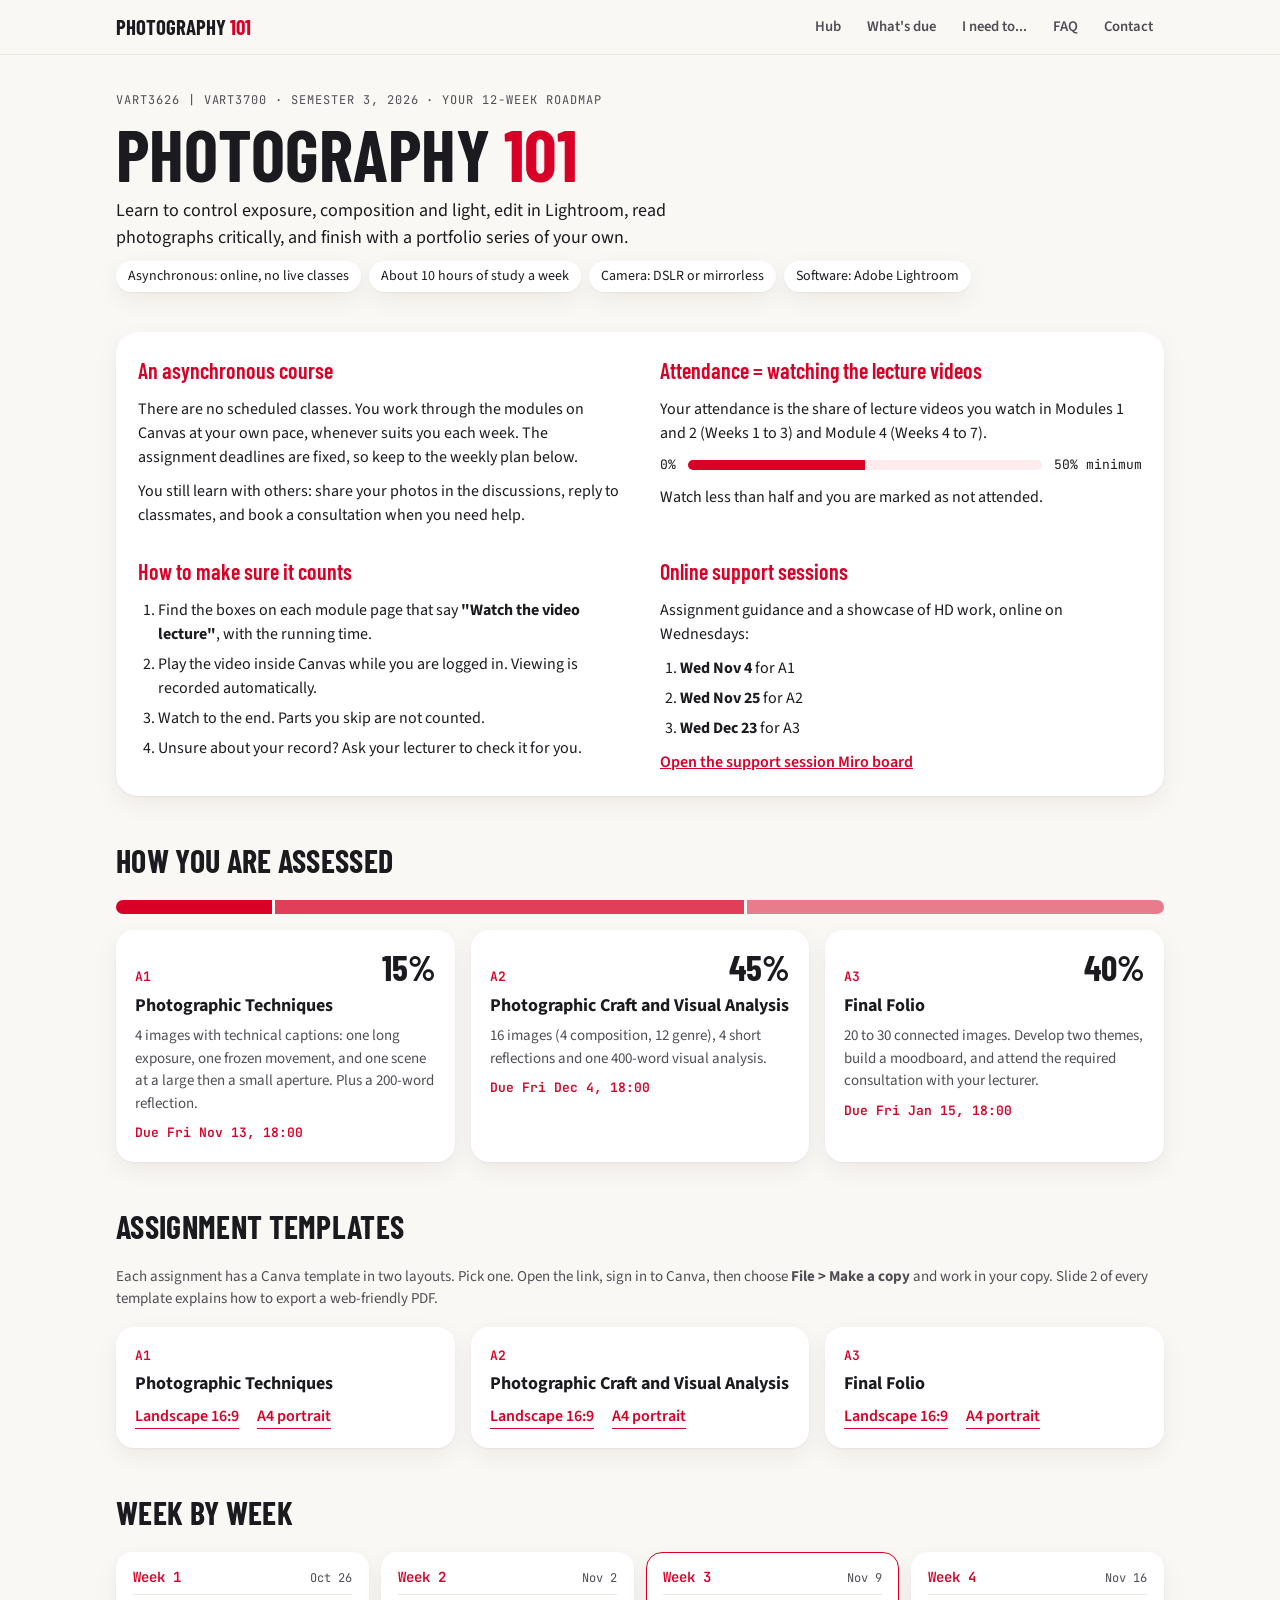
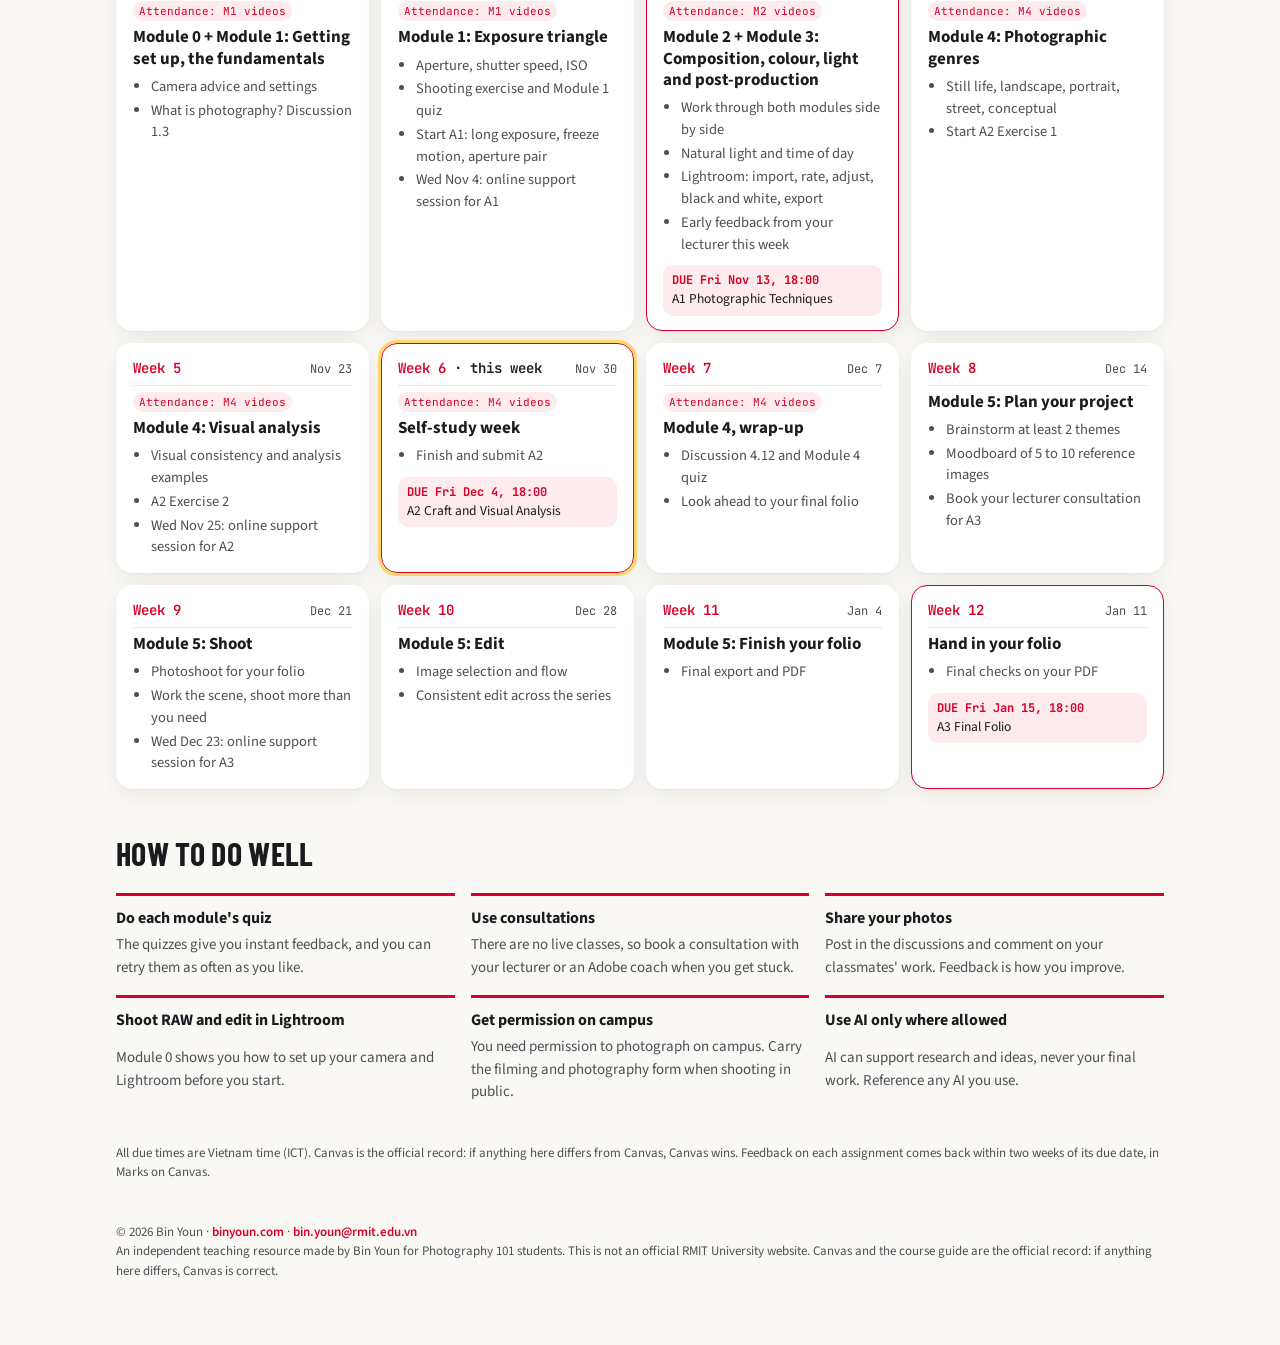
<file: roadmap.html>
<!DOCTYPE html>
<html lang="en">
<head>
<meta charset="UTF-8">
<meta name="viewport" content="width=device-width, initial-scale=1.0, viewport-fit=cover">
<meta name="description" content="Photography 101 (VART3626 | VART3700), RMIT Vietnam, Semester 3 2026: 12-week roadmap, assessments and assignment templates.">
<link rel="icon" type="image/png" href="/photo101/favicon.png">
<title>Photography 101 Roadmap</title>
<link rel="preconnect" href="https://fonts.googleapis.com"><link rel="preconnect" href="https://fonts.gstatic.com" crossorigin><link rel="stylesheet" href="https://fonts.googleapis.com/css2?family=Barlow+Condensed:wght@600;700&family=Source+Sans+3:wght@400;600;700&family=JetBrains+Mono:wght@400;600&display=swap">
<style>
/* Layout: one course, read top to bottom. Assessments first as a weight bar, then the semester as a strip of week frames. */
:root {
  --paper: #faf8f4; --sheet: #ffffff; --ink: #1b1b1f; --muted: #4f4e55; --rule: #ece7de;
  --accent: #d80027; --accent-soft: #fdebee; --due: #d80027; --due-soft: #fdebee; --break: #f3efe7;
  --shadow: 0 1px 2px rgba(30, 20, 10, .05), 0 8px 24px rgba(30, 20, 10, .06);
  --f-display: "Barlow Condensed", "Arial Narrow", "Helvetica Neue", sans-serif;
  --f-body: "Source Sans 3", "Segoe UI", "Helvetica Neue", Arial, sans-serif;
  --f-mono: "JetBrains Mono", ui-monospace, "SF Mono", Menlo, monospace;
  color-scheme: light;
}
*, *::before, *::after { box-sizing: border-box; }
body { margin: 0; background: var(--paper); color: var(--ink); font-family: var(--f-body); font-size: 16px; line-height: 1.5; }
.wrap { max-width: 1080px; margin: 0 auto; padding-block: 36px 64px; padding-left: max(16px, env(safe-area-inset-left, 0px)); padding-right: max(16px, env(safe-area-inset-right, 0px)); display: grid; gap: 40px; }
header { display: grid; gap: 10px; }
.eyebrow { font-family: var(--f-mono); font-size: 12px; letter-spacing: .08em; text-transform: uppercase; color: var(--muted); }
h1 { font-family: var(--f-display); font-weight: 700; font-size: clamp(40px, 8vw, 72px); line-height: .95; margin: 0; color: var(--ink); text-transform: uppercase; text-wrap: balance; }
h1 span { color: var(--accent); }
h2 { font-family: var(--f-display); font-weight: 700; font-size: 32px; margin: 0; letter-spacing: .01em; text-transform: uppercase; }
.lede { font-size: 18px; max-width: 62ch; margin: 0; }
.facts { display: flex; flex-wrap: wrap; gap: 8px; }
.facts span { font-size: 14px; padding: 5px 12px; border-radius: 999px; background: var(--sheet); box-shadow: var(--shadow); }
section { display: grid; gap: 16px; }

/* weight bar */
.bar { display: flex; height: 14px; border-radius: 7px; overflow: hidden; gap: 3px; }
.bar i { display: block; background: var(--accent); }
.bar i:nth-child(2) { opacity: .75; } .bar i:nth-child(3) { opacity: .5; }
.cards { display: grid; grid-template-columns: repeat(auto-fit, minmax(240px, 1fr)); gap: 16px; }
.card { background: var(--sheet); border: 1.5px solid transparent; box-shadow: var(--shadow); border-radius: 18px; padding: 18px; display: grid; gap: 8px; align-content: start; min-width: 0; }
.card .top { display: flex; justify-content: space-between; align-items: baseline; gap: 12px; }
.card .code { font-family: var(--f-mono); font-size: 13px; color: var(--accent); font-weight: 600; }
.card .pct { font-family: var(--f-display); font-size: 36px; font-weight: 700; line-height: 1; }
.card h3 { font-size: 18px; margin: 0; line-height: 1.25; }
.card p { margin: 0; color: var(--muted); font-size: 15px; }
.card .when { font-family: var(--f-mono); font-size: 13px; color: var(--due); font-weight: 600; font-variant-numeric: tabular-nums; }

/* weeks */
.weeks { display: grid; grid-template-columns: repeat(auto-fill, minmax(230px, 1fr)); gap: 12px; }
.wk { background: var(--sheet); border: 1.5px solid transparent; box-shadow: var(--shadow); border-radius: 16px; padding: 14px 16px; display: grid; gap: 6px; align-content: start; min-width: 0; }
.wk .hd { display: flex; justify-content: space-between; align-items: baseline; gap: 8px; border-bottom: 1px solid var(--rule); padding-bottom: 6px; }
.wk .no { font-family: var(--f-mono); font-weight: 600; font-size: 14px; color: var(--accent); }
.wk .dt { font-family: var(--f-mono); font-size: 12px; color: var(--muted); font-variant-numeric: tabular-nums; }
.wk h3 { margin: 0; font-size: 17px; line-height: 1.25; }
.wk ul { margin: 0; padding-left: 18px; color: var(--muted); font-size: 14.5px; display: grid; gap: 2px; }
.wk .duetag { margin-top: 4px; background: var(--due-soft); border-radius: 10px; padding: 6px 9px; font-size: 13.5px; }
.wk .duetag b { color: var(--due); font-family: var(--f-mono); font-size: 12px; display: block; }
.wk.brk { background: repeating-linear-gradient(135deg, var(--break) 0 6px, var(--sheet) 6px 12px); }
.wk.brk h3 { color: var(--muted); }
.wk.hl { border-color: var(--accent); }
.wk.now { outline: 3px solid #ffd66b; outline-offset: 0; }
.wk.now .no::after { content: " · this week"; color: var(--ink); }
.phase { font-family: var(--f-mono); font-size: 11px; letter-spacing: .06em; text-transform: uppercase; color: var(--muted); }

.tips { display: grid; grid-template-columns: repeat(auto-fit, minmax(260px, 1fr)); gap: 16px; }
.tip { border-top: 3px solid var(--accent); padding-top: 10px; display: grid; gap: 4px; }
.tip b { font-size: 16px; }
.tip span { color: var(--muted); font-size: 15px; }
.async { background: var(--sheet); box-shadow: var(--shadow); border-radius: 22px; padding: 22px; display: grid; grid-template-columns: repeat(2, minmax(0, 1fr)); gap: 28px 40px; }
@media (max-width: 640px) { .async { grid-template-columns: 1fr; } }
.async > div { display: grid; gap: 10px; align-content: start; min-width: 0; }
.async h3 { margin: 0; font-family: var(--f-display); font-weight: 600; font-size: 22px; color: var(--accent); }
.async p { margin: 0; }
.async a { color: var(--accent); font-weight: 600; }
.async ol { margin: 0; padding-left: 20px; display: grid; gap: 6px; }
.tpl { display: grid; grid-template-columns: repeat(auto-fit, minmax(240px, 1fr)); gap: 16px; }
.tpl .card a { color: var(--accent); font-weight: 600; text-decoration: none; border-bottom: 1px solid currentColor; }
.tpl .links { display: flex; flex-wrap: wrap; gap: 8px 18px; }
.tplnote { margin: 0; color: var(--muted); font-size: 15px; }
.rule50 { display: flex; align-items: center; gap: 12px; font-family: var(--f-mono); font-size: 13px; }
.rule50 .track { flex: 1; height: 10px; border-radius: 5px; background: var(--accent-soft); position: relative; overflow: hidden; }
.rule50 .track i { position: absolute; inset: 0 50% 0 0; background: var(--accent); }
.wk .att { font-family: var(--f-mono); font-size: 11px; color: var(--accent); background: var(--accent-soft); border-radius: 999px; padding: 2px 6px; justify-self: start; }
.foot { font-size: 13px; color: var(--muted); margin: 0; }
.foot a { color: var(--accent); text-decoration: none; font-weight: 600; }
.topbar { position: sticky; top: 0; z-index: 20; background: rgba(250, 248, 244, .92); backdrop-filter: blur(10px); border-bottom: 1px solid var(--rule); }
.topbar-inner { max-width: 1080px; margin: 0 auto; padding: 10px 16px; display: flex; align-items: center; gap: 18px; }
.topbar .logo { font-family: var(--f-display); font-weight: 700; font-size: 1.3rem; text-transform: uppercase; text-decoration: none; color: var(--ink); white-space: nowrap; }
.topbar .logo span { color: var(--accent); }
.topbar nav { display: flex; gap: 4px; margin-left: auto; overflow-x: auto; scrollbar-width: none; }
.topbar nav a { text-decoration: none; font-weight: 600; font-size: .92rem; color: var(--muted); padding: 6px 11px; border-radius: 999px; white-space: nowrap; }
.topbar nav a:hover { background: var(--sheet); color: var(--ink); }
@media (max-width: 640px) { .topbar .logo { display: none; } .topbar nav { margin-left: 0; } }
</style>
</head>
<body>
<div class="topbar"><div class="topbar-inner"><a class="logo" href="/photo101/">Photography <span>101</span></a><nav aria-label="Photo 101"><a href="/photo101/">Hub</a><a href="/photo101/#now">What's due</a><a href="/photo101/#help">I need to...</a><a href="/photo101/faq.html">FAQ</a><a href="/photo101/#contact">Contact</a></nav></div></div>
<div class="wrap">
  <header>
    <div class="eyebrow">VART3626 | VART3700 · Semester 3, 2026 · Your 12-week roadmap</div>
    <h1>Photography <span>101</span></h1>
    <p class="lede">Learn to control exposure, composition and light, edit in Lightroom, read photographs critically, and finish with a portfolio series of your own.</p>
    <div class="facts"><span>Asynchronous: online, no live classes</span><span>About 10 hours of study a week</span><span>Camera: DSLR or mirrorless</span><span>Software: Adobe Lightroom</span></div>
  </header>
  <section class="async" aria-label="How this course runs">
    <div>
      <h3>An asynchronous course</h3>
      <p>There are no scheduled classes. You work through the modules on Canvas at your own pace, whenever suits you each week. The assignment deadlines are fixed, so keep to the weekly plan below.</p>
      <p>You still learn with others: share your photos in the discussions, reply to classmates, and book a consultation when you need help.</p>
    </div>
    <div>
      <h3>Attendance = watching the lecture videos</h3>
      <p>Your attendance is the share of lecture videos you watch in Modules 1 and 2 (Weeks 1 to 3) and Module 4 (Weeks 4 to 7).</p>
      <div class="rule50"><span>0%</span><span class="track"><i></i></span><span>50% minimum</span></div>
      <p>Watch less than half and you are marked as not attended.</p>
    </div>
    <div>
      <h3>How to make sure it counts</h3>
      <ol>
        <li>Find the boxes on each module page that say <b>"Watch the video lecture"</b>, with the running time.</li>
        <li>Play the video inside Canvas while you are logged in. Viewing is recorded automatically.</li>
        <li>Watch to the end. Parts you skip are not counted.</li>
        <li>Unsure about your record? Ask your lecturer to check it for you.</li>
      </ol>
    </div>
    <div>
      <h3>Online support sessions</h3>
      <p>Assignment guidance and a showcase of HD work, online on Wednesdays:</p>
      <ol>
        <li><b>Wed Nov 4</b> for A1</li>
        <li><b>Wed Nov 25</b> for A2</li>
        <li><b>Wed Dec 23</b> for A3</li>
      </ol>
      <p><a href="https://au.miro.com/app/board/u3jVOf_GAsc=/?share_link_id=675895750787" target="_blank" rel="noopener">Open the support session Miro board</a></p>
    </div>
  </section>
  <section>
    <h2>How you are assessed</h2>
    <div class="bar" role="img" aria-label="A1 15 percent, A2 45 percent, A3 40 percent"><i style="flex:15" title="A1 15%"></i><i style="flex:45" title="A2 45%"></i><i style="flex:40" title="A3 40%"></i></div>
    <div class="cards"><div class="card"><div class="top"><span class="code">A1</span><span class="pct">15%</span></div><h3>Photographic Techniques</h3><p>4 images with technical captions: one long exposure, one frozen movement, and one scene at a large then a small aperture. Plus a 200-word reflection.</p><span class="when">Due Fri Nov 13, 18:00</span></div><div class="card"><div class="top"><span class="code">A2</span><span class="pct">45%</span></div><h3>Photographic Craft and Visual Analysis</h3><p>16 images (4 composition, 12 genre), 4 short reflections and one 400-word visual analysis.</p><span class="when">Due Fri Dec 4, 18:00</span></div><div class="card"><div class="top"><span class="code">A3</span><span class="pct">40%</span></div><h3>Final Folio</h3><p>20 to 30 connected images. Develop two themes, build a moodboard, and attend the required consultation with your lecturer.</p><span class="when">Due Fri Jan 15, 18:00</span></div></div>
  </section>
  <section aria-label="Assignment templates">
    <h2>Assignment templates</h2>
    <p class="tplnote">Each assignment has a Canva template in two layouts. Pick one. Open the link, sign in to Canva, then choose <b>File &gt; Make a copy</b> and work in your copy. Slide 2 of every template explains how to export a web-friendly PDF.</p>
    <div class="tpl">
      <div class="card"><div class="top"><span class="code">A1</span></div><h3>Photographic Techniques</h3><div class="links"><a href="https://canva.link/9ny8ccegmn9ccqa" target="_blank" rel="noopener">Landscape 16:9</a><a href="https://canva.link/1t5v7ya23sfvo5y" target="_blank" rel="noopener">A4 portrait</a></div></div>
      <div class="card"><div class="top"><span class="code">A2</span></div><h3>Photographic Craft and Visual Analysis</h3><div class="links"><a href="https://canva.link/1z4qaogxe5k54w3" target="_blank" rel="noopener">Landscape 16:9</a><a href="https://canva.link/le1hc7ofyp45g05" target="_blank" rel="noopener">A4 portrait</a></div></div>
      <div class="card"><div class="top"><span class="code">A3</span></div><h3>Final Folio</h3><div class="links"><a href="https://canva.link/6uixzxmn0iou77k" target="_blank" rel="noopener">Landscape 16:9</a><a href="https://canva.link/uq79roivngmbe6s" target="_blank" rel="noopener">A4 portrait</a></div></div>
    </div>
  </section>
  <section>
    <h2>Week by week</h2>
    <div class="weeks"><article class="wk"><div class="hd"><span class="no">Week 1</span><span class="dt">Oct 26</span></div><span class="att">Attendance: M1 videos</span><h3>Module 0 + Module 1: Getting set up, the fundamentals</h3><ul><li>Camera advice and settings</li><li>What is photography? Discussion 1.3</li></ul></article><article class="wk"><div class="hd"><span class="no">Week 2</span><span class="dt">Nov 2</span></div><span class="att">Attendance: M1 videos</span><h3>Module 1: Exposure triangle</h3><ul><li>Aperture, shutter speed, ISO</li><li>Shooting exercise and Module 1 quiz</li><li>Start A1: long exposure, freeze motion, aperture pair</li><li>Wed Nov 4: online support session for A1</li></ul></article><article class="wk hl"><div class="hd"><span class="no">Week 3</span><span class="dt">Nov 9</span></div><span class="att">Attendance: M2 videos</span><h3>Module 2 + Module 3: Composition, colour, light and post-production</h3><ul><li>Work through both modules side by side</li><li>Natural light and time of day</li><li>Lightroom: import, rate, adjust, black and white, export</li><li>Early feedback from your lecturer this week</li></ul><div class="duetag"><b>DUE Fri Nov 13, 18:00</b>A1 Photographic Techniques</div></article><article class="wk"><div class="hd"><span class="no">Week 4</span><span class="dt">Nov 16</span></div><span class="att">Attendance: M4 videos</span><h3>Module 4: Photographic genres</h3><ul><li>Still life, landscape, portrait, street, conceptual</li><li>Start A2 Exercise 1</li></ul></article><article class="wk"><div class="hd"><span class="no">Week 5</span><span class="dt">Nov 23</span></div><span class="att">Attendance: M4 videos</span><h3>Module 4: Visual analysis</h3><ul><li>Visual consistency and analysis examples</li><li>A2 Exercise 2</li><li>Wed Nov 25: online support session for A2</li></ul></article><article class="wk hl"><div class="hd"><span class="no">Week 6</span><span class="dt">Nov 30</span></div><span class="att">Attendance: M4 videos</span><h3>Self-study week</h3><ul><li>Finish and submit A2</li></ul><div class="duetag"><b>DUE Fri Dec 4, 18:00</b>A2 Craft and Visual Analysis</div></article><article class="wk"><div class="hd"><span class="no">Week 7</span><span class="dt">Dec 7</span></div><span class="att">Attendance: M4 videos</span><h3>Module 4, wrap-up</h3><ul><li>Discussion 4.12 and Module 4 quiz</li><li>Look ahead to your final folio</li></ul></article><article class="wk"><div class="hd"><span class="no">Week 8</span><span class="dt">Dec 14</span></div><h3>Module 5: Plan your project</h3><ul><li>Brainstorm at least 2 themes</li><li>Moodboard of 5 to 10 reference images</li><li>Book your lecturer consultation for A3</li></ul></article><article class="wk"><div class="hd"><span class="no">Week 9</span><span class="dt">Dec 21</span></div><h3>Module 5: Shoot</h3><ul><li>Photoshoot for your folio</li><li>Work the scene, shoot more than you need</li><li>Wed Dec 23: online support session for A3</li></ul></article><article class="wk"><div class="hd"><span class="no">Week 10</span><span class="dt">Dec 28</span></div><h3>Module 5: Edit</h3><ul><li>Image selection and flow</li><li>Consistent edit across the series</li></ul></article><article class="wk"><div class="hd"><span class="no">Week 11</span><span class="dt">Jan 4</span></div><h3>Module 5: Finish your folio</h3><ul><li>Final export and PDF</li></ul></article><article class="wk hl"><div class="hd"><span class="no">Week 12</span><span class="dt">Jan 11</span></div><h3>Hand in your folio</h3><ul><li>Final checks on your PDF</li></ul><div class="duetag"><b>DUE Fri Jan 15, 18:00</b>A3 Final Folio</div></article></div>
  </section>
  <section>
    <h2>How to do well</h2>
    <div class="tips"><div class="tip"><b>Do each module's quiz</b><span>The quizzes give you instant feedback, and you can retry them as often as you like.</span></div><div class="tip"><b>Use consultations</b><span>There are no live classes, so book a consultation with your lecturer or an Adobe coach when you get stuck.</span></div><div class="tip"><b>Share your photos</b><span>Post in the discussions and comment on your classmates' work. Feedback is how you improve.</span></div><div class="tip"><b>Shoot RAW and edit in Lightroom</b><span>Module 0 shows you how to set up your camera and Lightroom before you start.</span></div><div class="tip"><b>Get permission on campus</b><span>You need permission to photograph on campus. Carry the filming and photography form when shooting in public.</span></div><div class="tip"><b>Use AI only where allowed</b><span>AI can support research and ideas, never your final work. Reference any AI you use.</span></div></div>
  </section>
  <p class="foot">All due times are Vietnam time (ICT). Canvas is the official record: if anything here differs from Canvas, Canvas wins. Feedback on each assignment comes back within two weeks of its due date, in Marks on Canvas.</p>
  <p class="foot">© 2026 Bin Youn · <a href="https://binyoun.com" target="_blank" rel="noopener">binyoun.com</a> · <a href="mailto:bin.youn@rmit.edu.vn">bin.youn@rmit.edu.vn</a><br>An independent teaching resource made by Bin Youn for Photography 101 students. This is not an official RMIT University website. Canvas and the course guide are the official record: if anything here differs, Canvas is correct.</p>
</div>
<script>
(() => {
  const today = new Date().toLocaleDateString("en-CA", { timeZone: "Asia/Ho_Chi_Minh" });
  const n = Math.floor((Date.parse(today + "T12:00:00Z") - Date.parse("2026-10-26T12:00:00Z")) / 604800000) + 1;
  const wk = [...document.querySelectorAll(".wk")].find((el) => el.querySelector(".no")?.textContent.trim() === "Week " + n);
  if (wk) wk.classList.add("now");
})();
</script>
</body>
</html>
</file>
